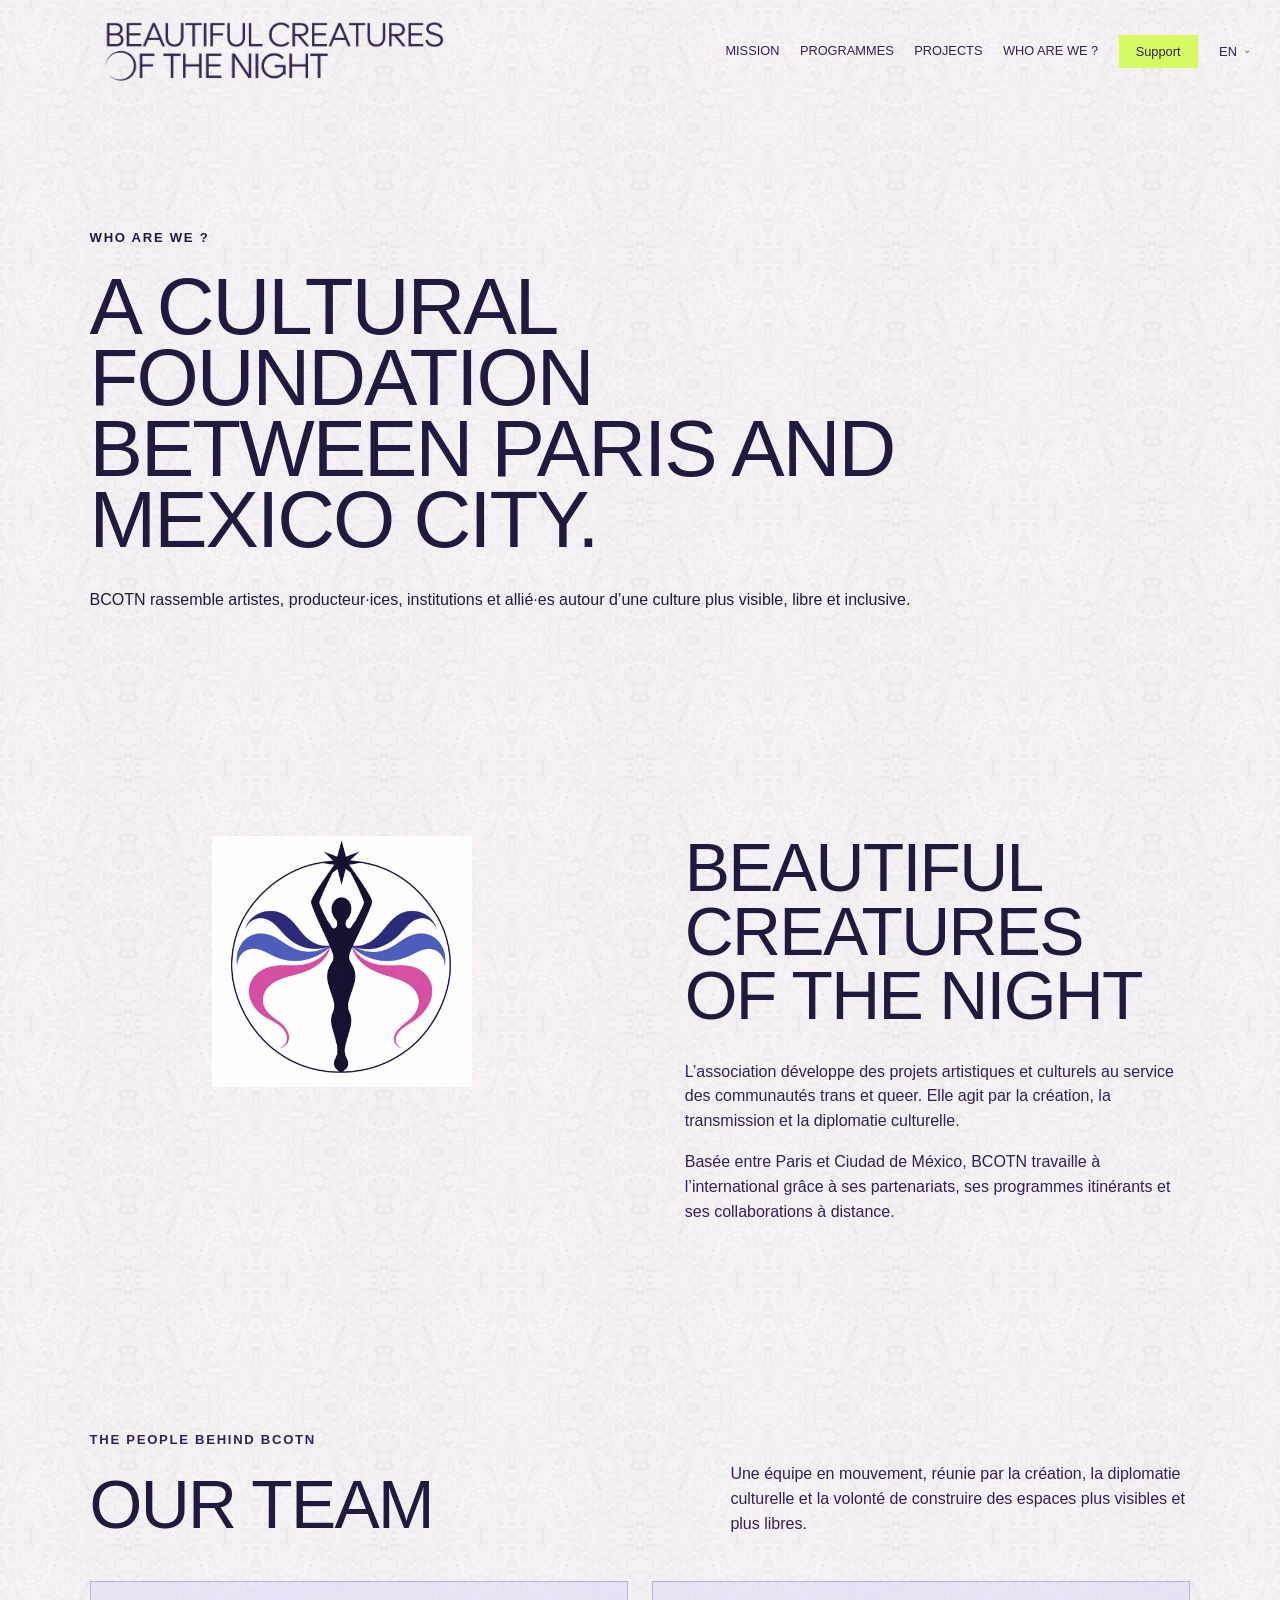
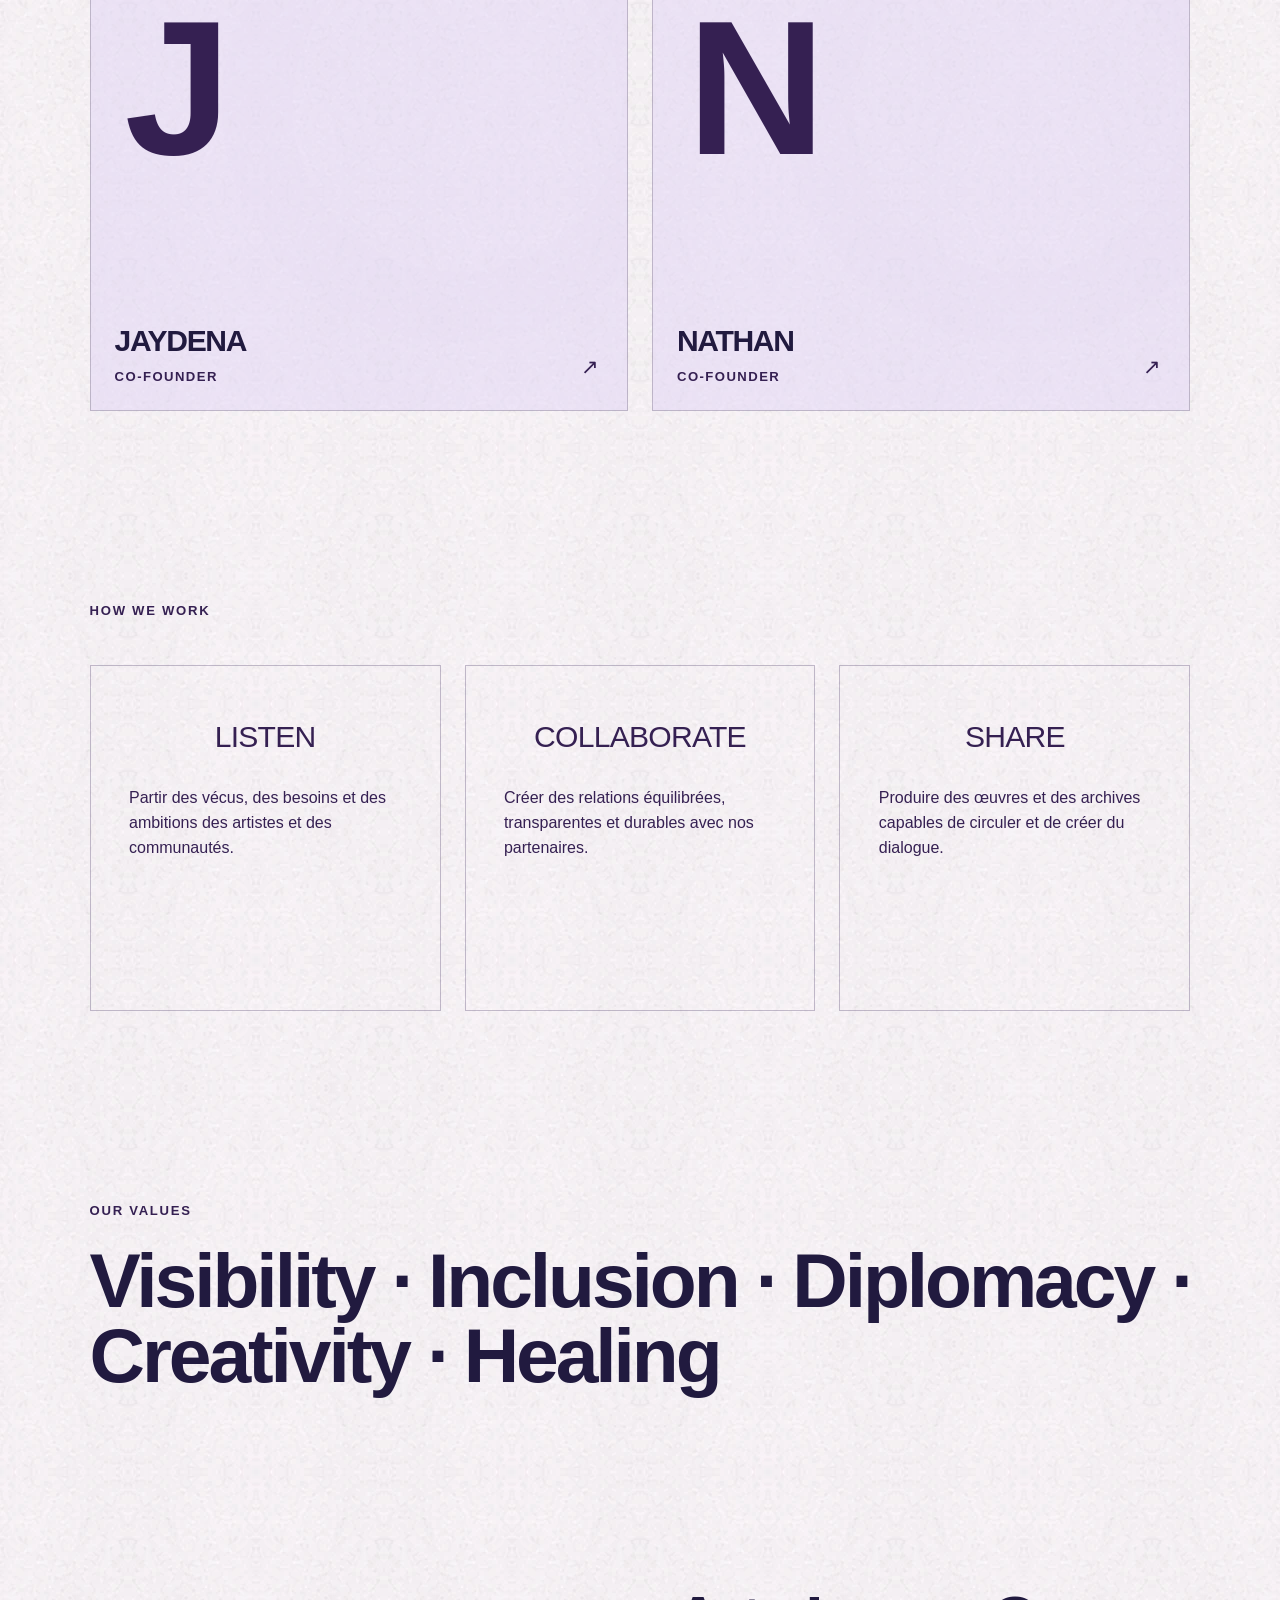
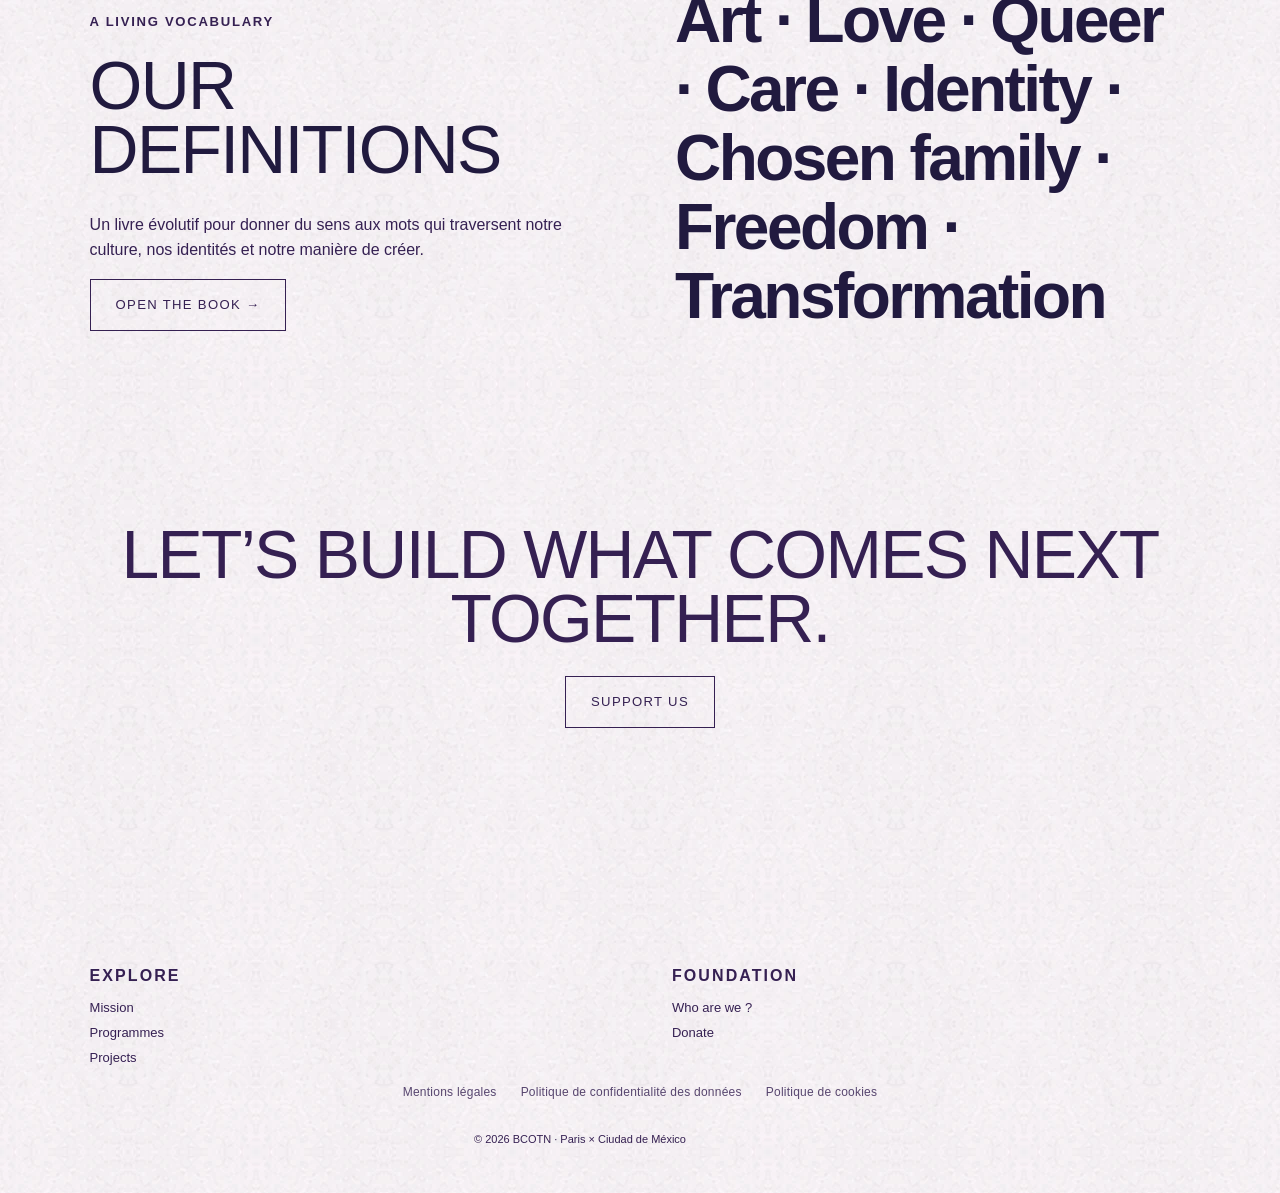
<file: association/index.html>
<!doctype html>
<html lang="fr">
  <head>
    <meta charset="utf-8" />
    <meta name="viewport" content="width=device-width,initial-scale=1" />
    <title>Qui nous sommes — BCOTN</title>
    <link
      rel="stylesheet"
      href="https://fonts.googleapis.com/css2?family=Fraunces:opsz,wght@9..144,400;9..144,500&family=Manrope:wght@400;600;700;800&display=swap"
    />
    <link rel="stylesheet" href="/style-v3.css" />
    <link rel="stylesheet" href="/header-v4.css" />
    <link rel="stylesheet" href="/layout-v7.css" />
    <link rel="stylesheet" href="/team-v8.css" />
    <link rel="stylesheet" href="/experience-v9.css" />
    <link rel="stylesheet" href="/mobile-menu-v10.css" />
    <link rel="stylesheet" href="/mobile-fit-v11.css?v=27" />
    <link rel="stylesheet" href="/typography-v16.css" />
    <link rel="stylesheet" href="/nav-layout-v19.css?v=27" />
    <link rel="stylesheet" href="/layout-motion-v22.css" />
  <link rel="stylesheet" href="/type-system-v28.css?v=28" /><link rel="stylesheet" href="/responsive-header-v30.css?v=30" /><link rel="stylesheet" href="/institutional-header-v33.css?v=33" /><link rel="stylesheet" href="/final-header-v34.css?v=34" /><link rel="stylesheet" href="/identity-v36.css?v=36" /><link rel="stylesheet" href="/pastel-direction-v37.css?v=83" /><link rel="stylesheet" href="/simple-type-v39.css?v=44" />  <link rel="stylesheet" href="/premium-system-v84.css?v=88" />
  <link rel="stylesheet" href="/bcotn-final-unity-v89.css?v=101" />  <link rel="stylesheet" href="/bcotn-shared-reference-v111.css?v=124" />
  <link rel="stylesheet" href="/bcotn-header-wordmark-v129.css"></head>
  <body class="page-association">
    <header class="site-header">
      <div class="header-shell">
        <div class="header-top">
          <div class="header-actions">
            <a class="donate header-support" href="/soutenir/">Soutenir</a>
            <div class="language-mount"></div>
          </div>
        </div>
        <div class="header-identity">
          <button class="menu-button" type="button" aria-label="Ouvrir le menu" aria-controls="mobile-menu" aria-expanded="false"><span></span><span></span><span></span></button>
          <a class="brand" href="/" aria-label="Beautiful Creatures Of The Night"><img src="/bcotn-official-logo-v41.png?v=41" alt="Beautiful Creatures Of The Night"></a>
        </div>
        <nav class="links" aria-label="Navigation principale">
          <a href="/mission/">Mission</a>
          <a href="/programmes/">Programmes</a>
          <a href="/projects/">Projets</a>
          <a href="/association/">Qui nous sommes</a>
          <a class="support-nav" href="/soutenir/">Support</a>
        </nav>
      </div>
    </header>
    <nav class="mobile-panel" id="mobile-menu" aria-label="Navigation mobile">
      <a href="/mission/">Mission</a>
      <a href="/programmes/">Programmes</a>
      <a href="/projects/">Projets</a>
      <a href="/association/">Qui nous sommes</a>
      <a class="mobile-support" href="/soutenir/">Soutenir</a>
    </nav>
    <main>
      <section class="page-hero association-hero">
        <div class="hero-inner">
          <div class="kicker">Qui nous sommes</div>
          <h1>Une association culturelle entre Paris et Ciudad de México.</h1>
          <p>
            BCOTN rassemble artistes, producteur·ices, institutions et allié·es
            autour d’une culture plus visible, libre et inclusive.
          </p>
        </div>
      </section>
      <section class="section">
        <div class="wrap split">
          <div>
            <img class="seal" src="/fairy.webp" alt="Emblème fée BCOTN" />
          </div>
          <div>
            <h2 class="section-title">Beautiful Creatures Of The Night</h2>
            <div class="body-copy">
              <p>
                L’association développe des projets artistiques et culturels au
                service des communautés trans et queer. Elle agit par la
                création, la transmission et la diplomatie culturelle.
              </p>
              <p>
                Basée entre Paris et Ciudad de México, BCOTN travaille à
                l’international grâce à ses partenariats, ses programmes
                itinérants et ses collaborations à distance.
              </p>
            </div>
          </div>
        </div>
      </section>
      <section class="section team-section">
        <div class="wrap">
          <div class="team-intro">
            <div>
              <div class="kicker">Les personnes derrière BCOTN</div>
              <h2 class="section-title">Notre équipe</h2>
            </div>
            <p>
              Une équipe en mouvement, réunie par la création, la diplomatie
              culturelle et la volonté de construire des espaces plus visibles
              et plus libres.
            </p>
          </div>
          <div class="team-grid">
            <a
              class="team-card-link"
              href="/team/jaydena/"
              aria-label="Découvrir le profil de Jaydena"
            >
              <article class="team-card">
                <div class="team-photo-placeholder" aria-hidden="true"></div>
                <div class="team-monogram" aria-hidden="true">J</div>
                <h3>Jaydena</h3>
                <div class="team-role">Cofondatrice</div>
                <span class="team-open" aria-hidden="true">↗</span>
              </article>
            </a>
            <a
              class="team-card-link"
              href="/team/nathan/"
              aria-label="Découvrir le profil de Nathan"
            >
              <article class="team-card">
                <div class="team-photo-placeholder" aria-hidden="true"></div>
                <div class="team-monogram" aria-hidden="true">N</div>
                <h3>Nathan</h3>
                <div class="team-role">Cofondateur</div>
                <span class="team-open" aria-hidden="true">↗</span>
              </article>
            </a>
          </div>
        </div>
      </section>
      <section class="section alt">
        <div class="wrap">
          <div class="kicker">Notre manière de travailler</div>
          <div class="grid">
            <article class="card">
              <h3>Écouter</h3>
              <p>
                Partir des vécus, des besoins et des ambitions des artistes et
                des communautés.
              </p>
            </article>
            <article class="card">
              <h3>Collaborer</h3>
              <p>
                Créer des relations équilibrées, transparentes et durables avec
                nos partenaires.
              </p>
            </article>
            <article class="card">
              <h3>Transmettre</h3>
              <p>
                Produire des œuvres et des archives capables de circuler et de
                créer du dialogue.
              </p>
            </article>
          </div>
        </div>
      </section>
      <section class="section pink">
        <div class="wrap">
          <div class="kicker">Nos valeurs</div>
          <div class="values">
            Visibilité · Inclusion · Diplomatie · Créativité · Guérison
          </div>
        </div>
      </section>
      <section class="section definitions-teaser">
        <div class="wrap definitions-teaser-grid">
          <div>
            <div class="kicker">Un vocabulaire vivant</div>
            <h2 class="section-title">Our Definitions</h2>
            <p class="body-copy">
              Un livre évolutif pour donner du sens aux mots qui traversent
              notre culture, nos identités et notre manière de créer.
            </p>
            <a class="button" href="/definitions/">Ouvrir le livre →</a>
          </div>
          <div class="definitions-words">
            Art · Love · Queer · Care · Identity · Chosen family · Freedom ·
            Transformation
          </div>
        </div>
      </section>
      <section class="cta">
        <h2>Construisons la suite ensemble.</h2>
        <a class="button" href="/soutenir/">Nous soutenir</a>
      </section>
    </main>
    <footer class="footer">
      <div class="footer-grid">
        
        <div>
          <h3>Explorer</h3>
          <a href="/mission/">Mission</a>
          <a href="/programmes/">Programmes</a>
          <a href="/projects/">Projets</a>
        </div>
        <div>
          <h3>Association</h3>
          <a href="/association/">Qui nous sommes</a>
          <a href="/soutenir/">Faire un don</a>
        </div>
      </div>
      
      
      
    
      <div class="footer-legal-links">
        <a href="/legal/mentions-legales/">Mentions légales</a>
        <a href="/legal/confidentialite/">Politique de confidentialité des données</a>
        <a href="/legal/cookies/">Politique de cookies</a>
      </div>
      <div class="legal">© 2026 BCOTN · Paris × Ciudad de México</div></footer>
    <script src="/script.js?v=121"></script>
  </body>
</html>
</file>
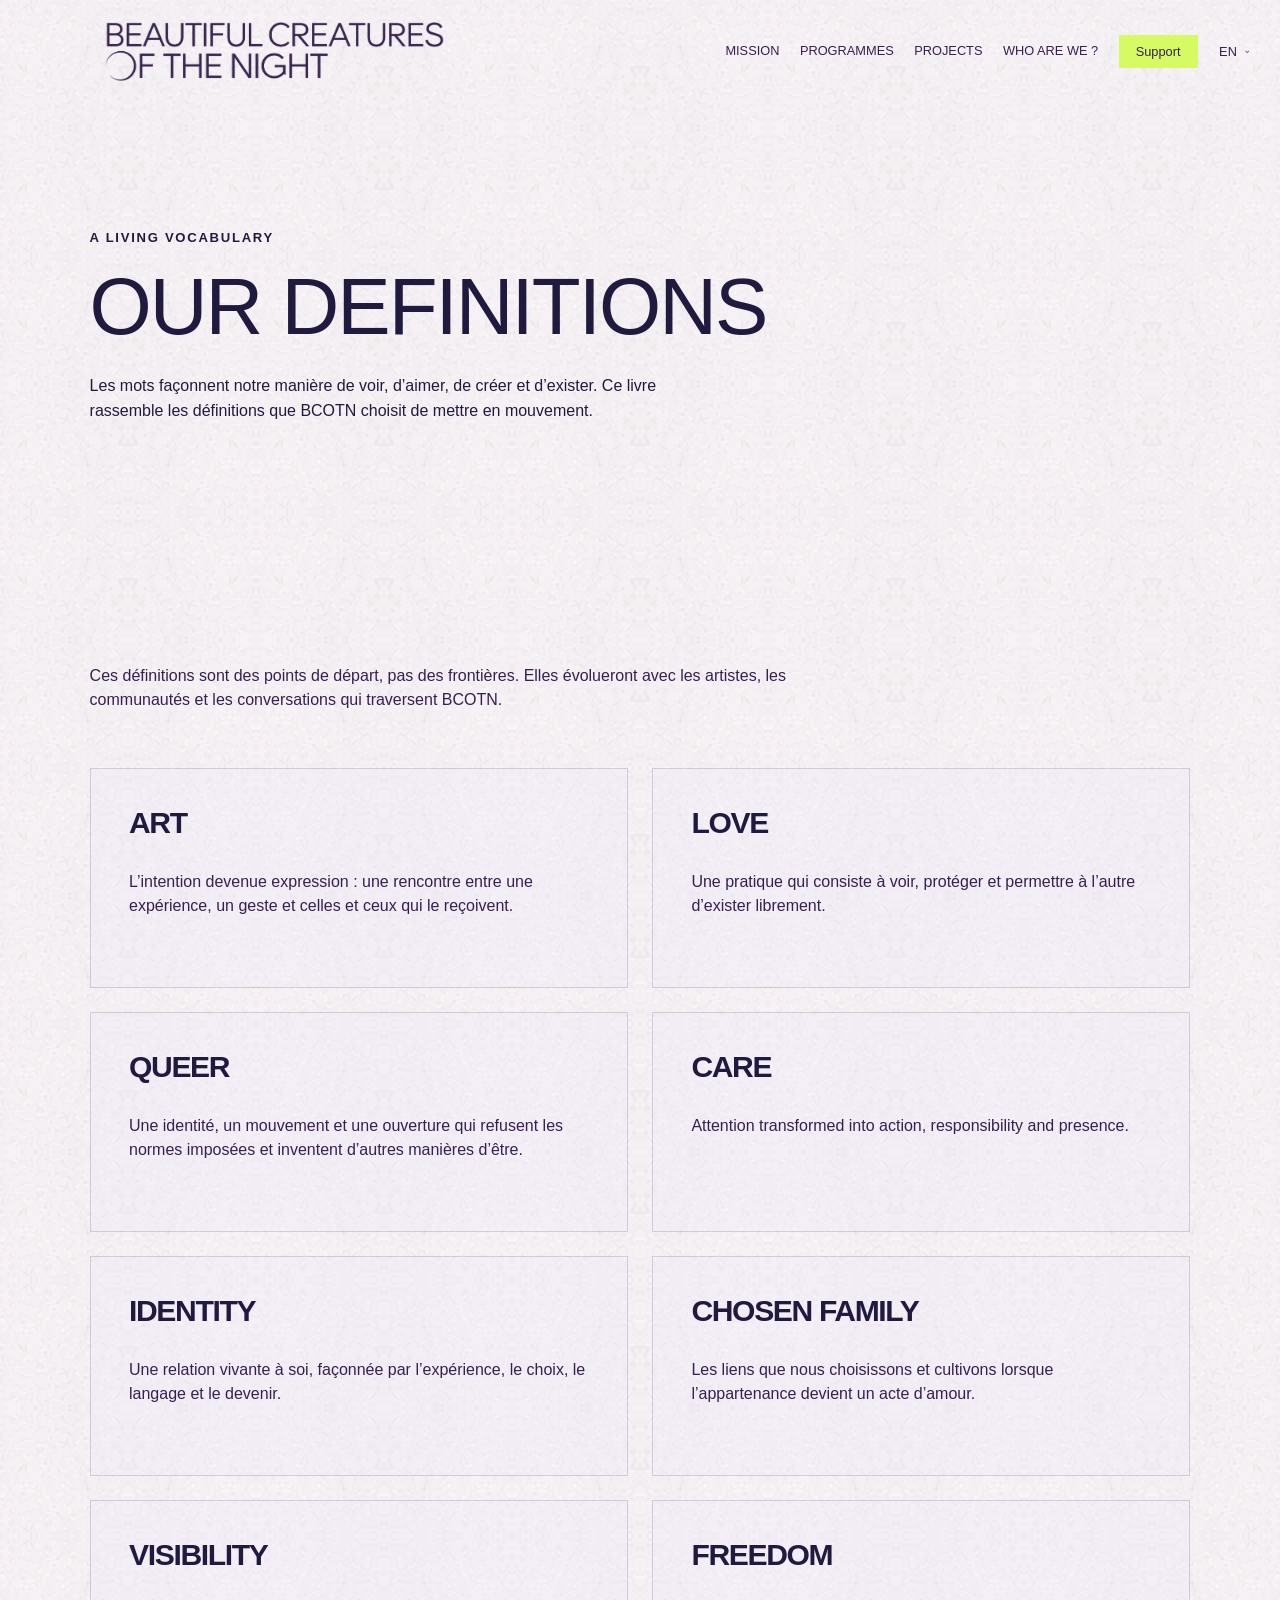
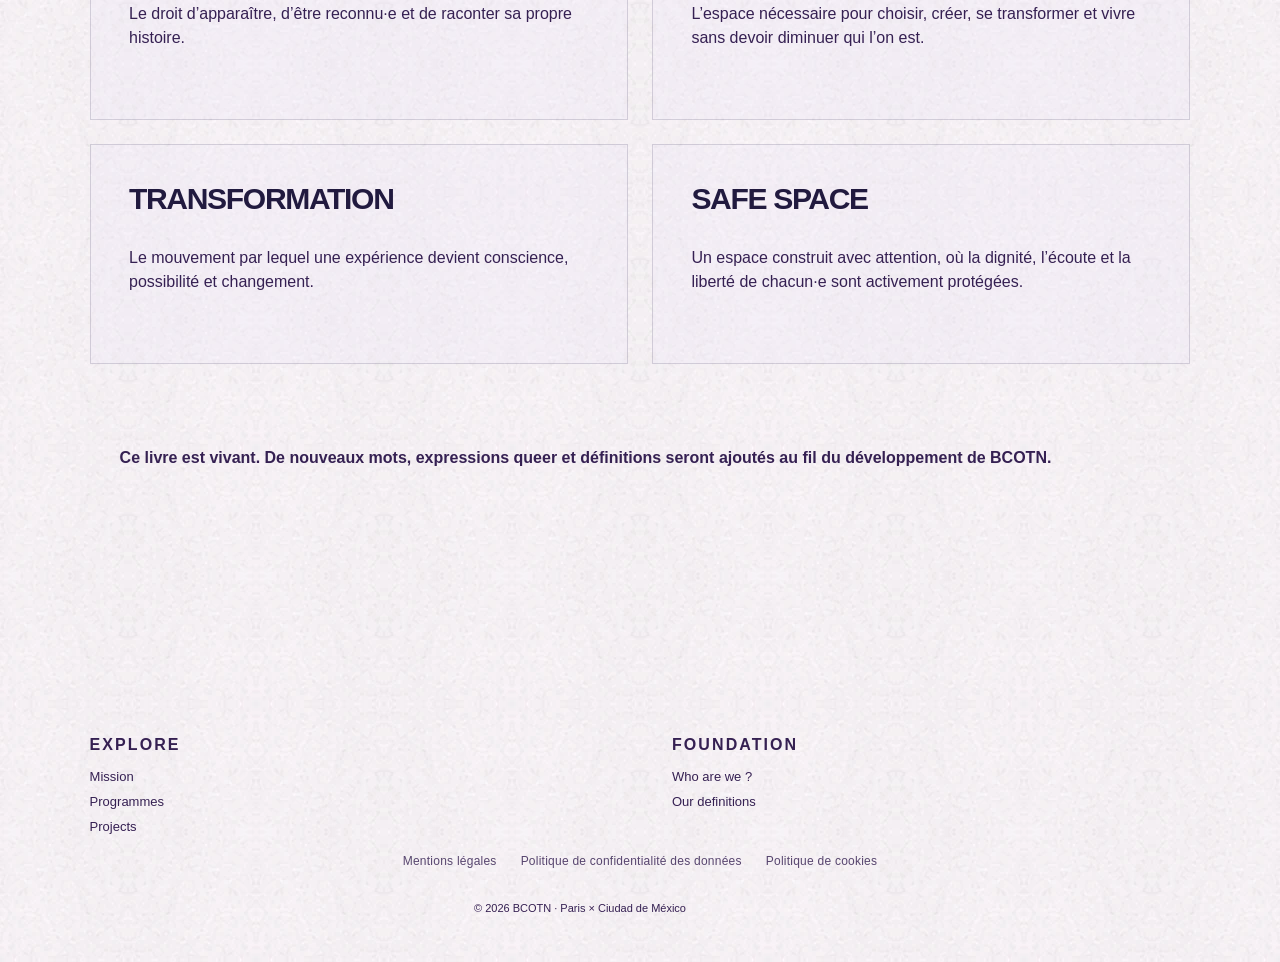
<file: definitions/index.html>
<!doctype html>
<html lang="fr">
  <head>
    <meta charset="utf-8" />
    <meta name="viewport" content="width=device-width,initial-scale=1" />
    <title>Our Definitions — BCOTN</title>
    <link
      rel="stylesheet"
      href="https://fonts.googleapis.com/css2?family=Fraunces:opsz,wght@9..144,400;9..144,500&family=Manrope:wght@400;600;700;800&display=swap"
    />
    <link rel="stylesheet" href="/style-v3.css" />
    <link rel="stylesheet" href="/header-v4.css" />
    <link rel="stylesheet" href="/experience-v9.css" />
    <link rel="stylesheet" href="/mobile-menu-v10.css" />
    <link rel="stylesheet" href="/mobile-fit-v11.css?v=27" />
    <link rel="stylesheet" href="/typography-v16.css" />
    <link rel="stylesheet" href="/nav-layout-v19.css?v=27" />
  <link rel="stylesheet" href="/type-system-v28.css?v=28" /><link rel="stylesheet" href="/responsive-header-v30.css?v=30" /><link rel="stylesheet" href="/institutional-header-v33.css?v=33" /><link rel="stylesheet" href="/final-header-v34.css?v=34" /><link rel="stylesheet" href="/identity-v36.css?v=36" /><link rel="stylesheet" href="/pastel-direction-v37.css?v=83" /><link rel="stylesheet" href="/simple-type-v39.css?v=44" />  <link rel="stylesheet" href="/premium-system-v84.css?v=88" />
  <link rel="stylesheet" href="/bcotn-final-unity-v89.css?v=101" />  <link rel="stylesheet" href="/bcotn-shared-reference-v111.css?v=124" />
  <link rel="stylesheet" href="/bcotn-header-wordmark-v129.css"></head>
  <body>
    <header class="site-header">
      <div class="header-shell">
        <div class="header-top">
          <div class="header-actions">
            <a class="donate header-support" href="/soutenir/">Soutenir</a>
            <div class="language-mount"></div>
          </div>
        </div>
        <div class="header-identity">
          <button class="menu-button" type="button" aria-label="Ouvrir le menu" aria-controls="mobile-menu" aria-expanded="false"><span></span><span></span><span></span></button>
          <a class="brand" href="/" aria-label="Beautiful Creatures Of The Night"><img src="/bcotn-official-logo-v41.png?v=41" alt="Beautiful Creatures Of The Night"></a>
        </div>
        <nav class="links" aria-label="Navigation principale">
          <a href="/mission/">Mission</a>
          <a href="/programmes/">Programmes</a>
          <a href="/projects/">Projets</a>
          <a href="/association/">Qui nous sommes</a>
          <a class="support-nav" href="/soutenir/">Support</a>
        </nav>
      </div>
    </header>
    <nav class="mobile-panel" id="mobile-menu" aria-label="Navigation mobile">
      <a href="/mission/">Mission</a>
      <a href="/programmes/">Programmes</a>
      <a href="/projects/">Projets</a>
      <a href="/association/">Qui nous sommes</a>
      <a class="mobile-support" href="/soutenir/">Soutenir</a>
    </nav>
    <main>
      <section class="page-hero">
        <div class="hero-inner">
          <div class="kicker">Un vocabulaire vivant</div>
          <h1>Our Definitions</h1>
          <p>
            Les mots façonnent notre manière de voir, d’aimer, de créer et
            d’exister. Ce livre rassemble les définitions que BCOTN choisit de
            mettre en mouvement.
          </p>
        </div>
      </section>
      <section class="section definition-book">
        <div class="wrap">
          <p class="definition-intro">
            Ces définitions sont des points de départ, pas des frontières. Elles
            évolueront avec les artistes, les communautés et les conversations
            qui traversent BCOTN.
          </p>
          <div class="definition-grid">
            <article class="definition-entry">
              <h2>Art</h2>
              <p>
                L’intention devenue expression : une rencontre entre une
                expérience, un geste et celles et ceux qui le reçoivent.
              </p>
            </article>
            <article class="definition-entry">
              <h2>Love</h2>
              <p>
                Une pratique qui consiste à voir, protéger et permettre à
                l’autre d’exister librement.
              </p>
            </article>
            <article class="definition-entry">
              <h2>Queer</h2>
              <p>
                Une identité, un mouvement et une ouverture qui refusent les
                normes imposées et inventent d’autres manières d’être.
              </p>
            </article>
            <article class="definition-entry">
              <h2>Care</h2>
              <p>
                L’attention transformée en action, responsabilité et présence.
              </p>
            </article>
            <article class="definition-entry">
              <h2>Identity</h2>
              <p>
                Une relation vivante à soi, façonnée par l’expérience, le choix,
                le langage et le devenir.
              </p>
            </article>
            <article class="definition-entry">
              <h2>Chosen family</h2>
              <p>
                Les liens que nous choisissons et cultivons lorsque
                l’appartenance devient un acte d’amour.
              </p>
            </article>
            <article class="definition-entry">
              <h2>Visibility</h2>
              <p>
                Le droit d’apparaître, d’être reconnu·e et de raconter sa propre
                histoire.
              </p>
            </article>
            <article class="definition-entry">
              <h2>Freedom</h2>
              <p>
                L’espace nécessaire pour choisir, créer, se transformer et vivre
                sans devoir diminuer qui l’on est.
              </p>
            </article>
            <article class="definition-entry">
              <h2>Transformation</h2>
              <p>
                Le mouvement par lequel une expérience devient conscience,
                possibilité et changement.
              </p>
            </article>
            <article class="definition-entry">
              <h2>Safe space</h2>
              <p>
                Un espace construit avec attention, où la dignité, l’écoute et
                la liberté de chacun·e sont activement protégées.
              </p>
            </article>
          </div>
          <div class="living-note">
            Ce livre est vivant. De nouveaux mots, expressions queer et
            définitions seront ajoutés au fil du développement de BCOTN.
          </div>
        </div>
      </section>
    </main>
    <footer class="footer">
      <div class="footer-grid">
        
        <div>
          <h3>Explorer</h3>
          <a href="/mission/">Mission</a><a href="/programmes/">Programmes</a
          ><a href="/projects/">Projets</a>
        </div>
        <div>
          <h3>Association</h3>
          <a href="/association/">Qui nous sommes</a
          ><a href="/definitions/">Nos définitions</a>
        </div>
      </div>
      
      
      
    
      <div class="footer-legal-links">
        <a href="/legal/mentions-legales/">Mentions légales</a>
        <a href="/legal/confidentialite/">Politique de confidentialité des données</a>
        <a href="/legal/cookies/">Politique de cookies</a>
      </div>
      <div class="legal">© 2026 BCOTN · Paris × Ciudad de México</div></footer>
    <script src="/script.js?v=121"></script>
  </body>
</html>
</file>
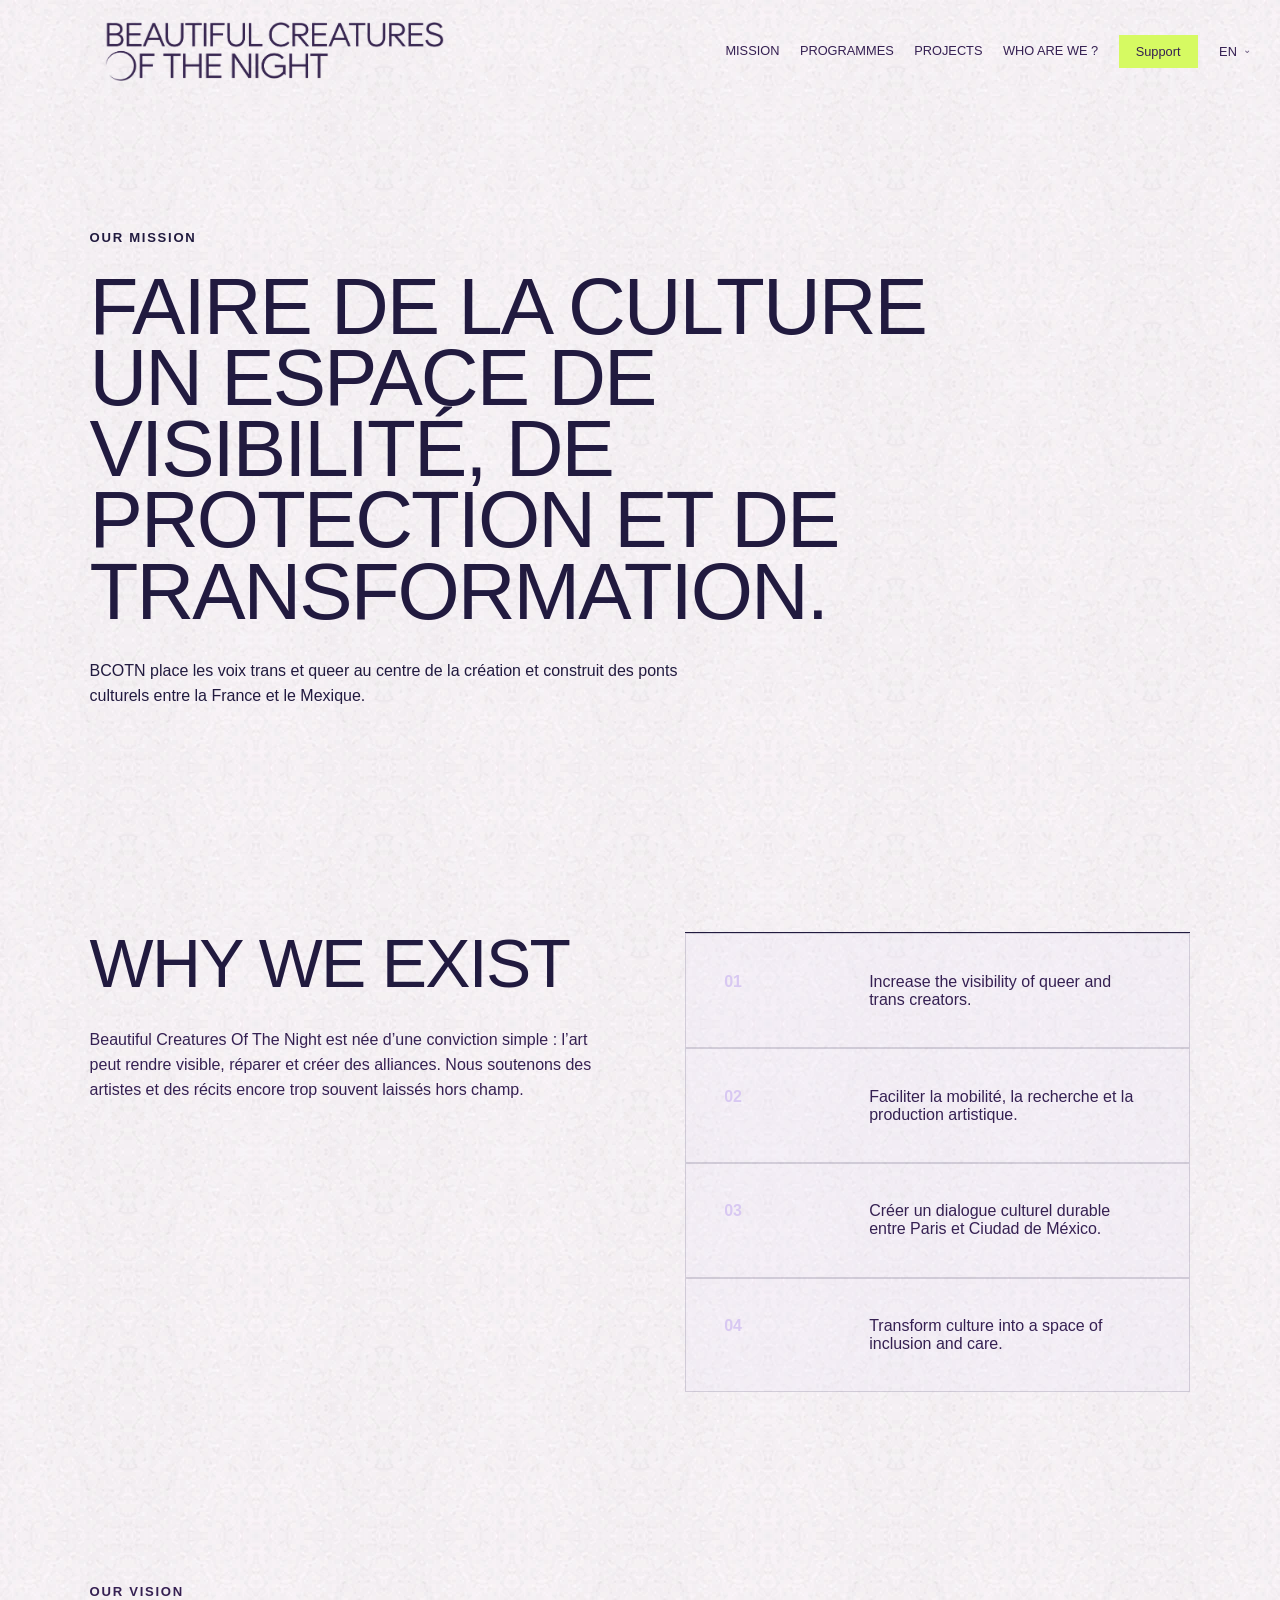
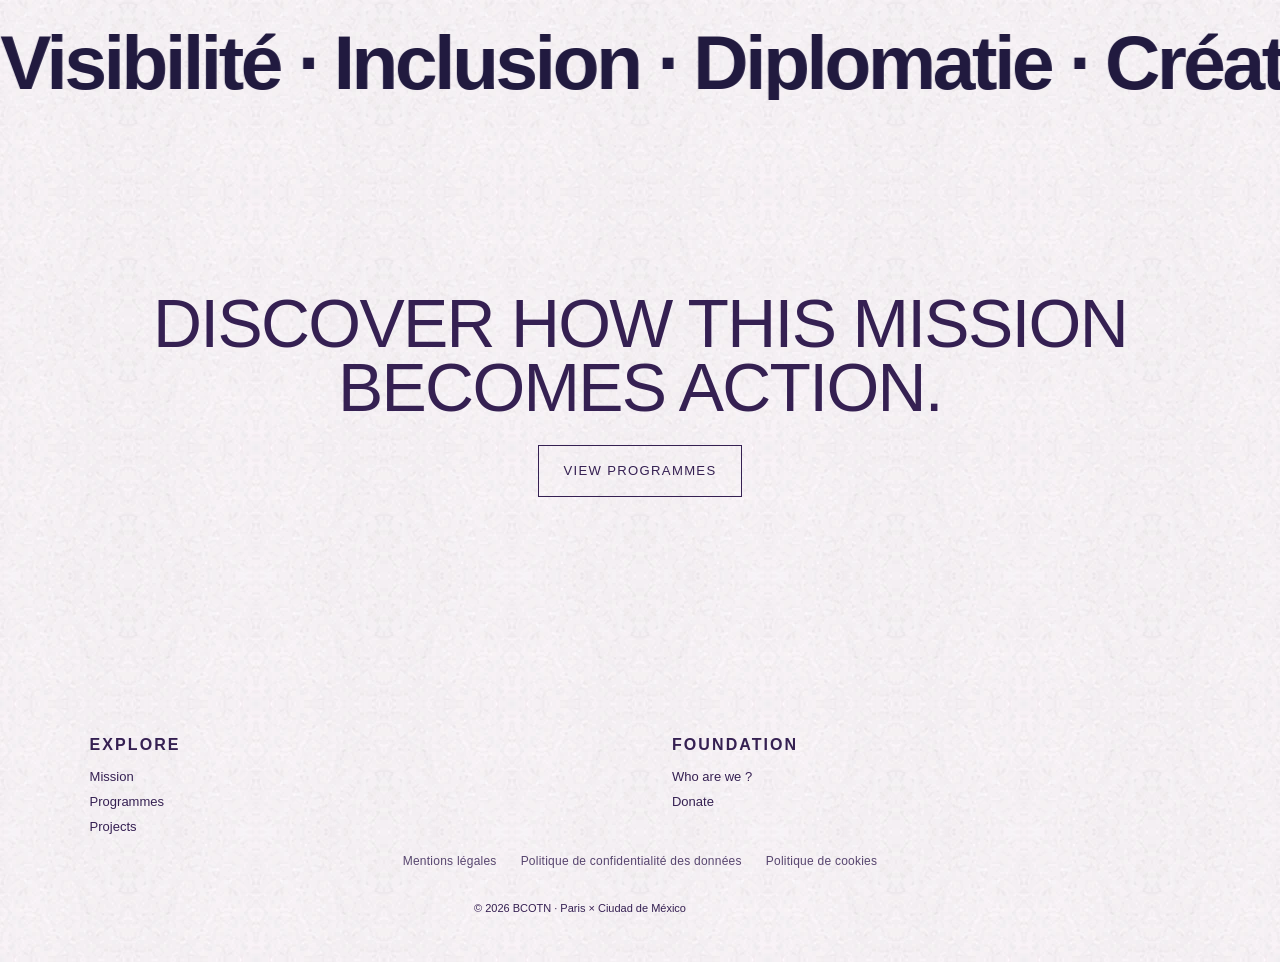
<file: mission/index.html>
<!doctype html>
<html lang="fr">
  <head>
    <meta charset="utf-8" />
    <meta name="viewport" content="width=device-width,initial-scale=1" />
    <title>Mission — BCOTN</title>
    <link
      rel="stylesheet"
      href="https://fonts.googleapis.com/css2?family=Fraunces:opsz,wght@9..144,400;9..144,500&family=Manrope:wght@400;600;700;800&display=swap"
    />
    <link rel="stylesheet" href="/style-v3.css" />
    <link rel="stylesheet" href="/header-v4.css" />
    <link rel="stylesheet" href="/mobile-menu-v10.css" />
    <link rel="stylesheet" href="/mobile-fit-v11.css?v=27" />
    <link rel="stylesheet" href="/typography-v16.css" />
    <link rel="stylesheet" href="/nav-layout-v19.css?v=27" />
    <link rel="stylesheet" href="/selected-serif-v21.css" />
    <link rel="stylesheet" href="/layout-motion-v22.css" />
  <link rel="stylesheet" href="/type-system-v28.css?v=28" /><link rel="stylesheet" href="/responsive-header-v30.css?v=30" /><link rel="stylesheet" href="/institutional-header-v33.css?v=33" /><link rel="stylesheet" href="/final-header-v34.css?v=34" /><link rel="stylesheet" href="/identity-v36.css?v=36" /><link rel="stylesheet" href="/pastel-direction-v37.css?v=83" /><link rel="stylesheet" href="/simple-type-v39.css?v=44" />  <link rel="stylesheet" href="/premium-system-v84.css?v=88" />
  <link rel="stylesheet" href="/bcotn-final-unity-v89.css?v=101" />  <link rel="stylesheet" href="/bcotn-shared-reference-v111.css?v=124" />
  <link rel="stylesheet" href="/bcotn-header-wordmark-v129.css"></head>
  <body class="page-mission">
    <header class="site-header">
      <div class="header-shell">
        <div class="header-top">
          <div class="header-actions">
            <a class="donate header-support" href="/soutenir/">Soutenir</a>
            <div class="language-mount"></div>
          </div>
        </div>
        <div class="header-identity">
          <button class="menu-button" type="button" aria-label="Ouvrir le menu" aria-controls="mobile-menu" aria-expanded="false"><span></span><span></span><span></span></button>
          <a class="brand" href="/" aria-label="Beautiful Creatures Of The Night"><img src="/bcotn-official-logo-v41.png?v=41" alt="Beautiful Creatures Of The Night"></a>
        </div>
        <nav class="links" aria-label="Navigation principale">
          <a href="/mission/">Mission</a>
          <a href="/programmes/">Programmes</a>
          <a href="/projects/">Projets</a>
          <a href="/association/">Qui nous sommes</a>
          <a class="support-nav" href="/soutenir/">Support</a>
        </nav>
      </div>
    </header>
    <nav class="mobile-panel" id="mobile-menu" aria-label="Navigation mobile">
      <a href="/mission/">Mission</a>
      <a href="/programmes/">Programmes</a>
      <a href="/projects/">Projets</a>
      <a href="/association/">Qui nous sommes</a>
      <a class="mobile-support" href="/soutenir/">Soutenir</a>
    </nav>
    <main>
      <section class="page-hero">
        <div class="hero-inner">
          <div class="kicker">Notre mission</div>
          <h1>
            Faire de la culture un espace de visibilité, de protection et de
            transformation.
          </h1>
          <p>
            BCOTN place les voix trans et queer au centre de la création et
            construit des ponts culturels entre la France et le Mexique.
          </p>
        </div>
      </section>
      <section class="section">
        <div class="wrap split">
          <div>
            <h2 class="section-title">Pourquoi nous existons</h2>
            <p class="body-copy">
              Beautiful Creatures Of The Night est née d’une conviction simple :
              l’art peut rendre visible, réparer et créer des alliances. Nous
              soutenons des artistes et des récits encore trop souvent laissés
              hors champ.
            </p>
          </div>
          <div class="facts">
            <div class="fact">
              <strong>01</strong
              ><span
                >Accroître la visibilité des créateur·ices queer et trans.</span
              >
            </div>
            <div class="fact">
              <strong>02</strong
              ><span
                >Faciliter la mobilité, la recherche et la production
                artistique.</span
              >
            </div>
            <div class="fact">
              <strong>03</strong
              ><span
                >Créer un dialogue culturel durable entre Paris et Ciudad de
                México.</span
              >
            </div>
            <div class="fact">
              <strong>04</strong
              ><span
                >Transformer la culture en espace d’inclusion et de soin.</span
              >
            </div>
          </div>
        </div>
      </section>
      <section class="section pink">
        <div class="wrap"><div class="kicker">Notre vision</div></div>
        <div class="values-marquee">
          <div class="values-track">
            <span
              >Visibilité · Inclusion · Diplomatie · Créativité · Guérison
              ·</span
            >
            <span aria-hidden="true"
              >Visibilité · Inclusion · Diplomatie · Créativité · Guérison
              ·</span
            >
          </div>
        </div>
      </section>
      <section class="cta">
        <h2>Découvrez comment cette mission devient action.</h2>
        <a class="button" href="/programmes/">Voir les programmes</a>
      </section>
    </main>
    <footer class="footer">
      <div class="footer-grid">
        
        <div>
          <h3>Explorer</h3>
          <a href="/mission/">Mission</a><a href="/programmes/">Programmes</a
          ><a href="/projects/">Projets</a>
        </div>
        <div>
          <h3>Association</h3>
          <a href="/association/">Qui nous sommes</a
          ><a href="/soutenir/">Faire un don</a>
        </div>
      </div>
      
      
      
    
      <div class="footer-legal-links">
        <a href="/legal/mentions-legales/">Mentions légales</a>
        <a href="/legal/confidentialite/">Politique de confidentialité des données</a>
        <a href="/legal/cookies/">Politique de cookies</a>
      </div>
      <div class="legal">© 2026 BCOTN · Paris × Ciudad de México</div></footer>
    <script src="/script.js?v=121"></script>
  </body>
</html>
</file>
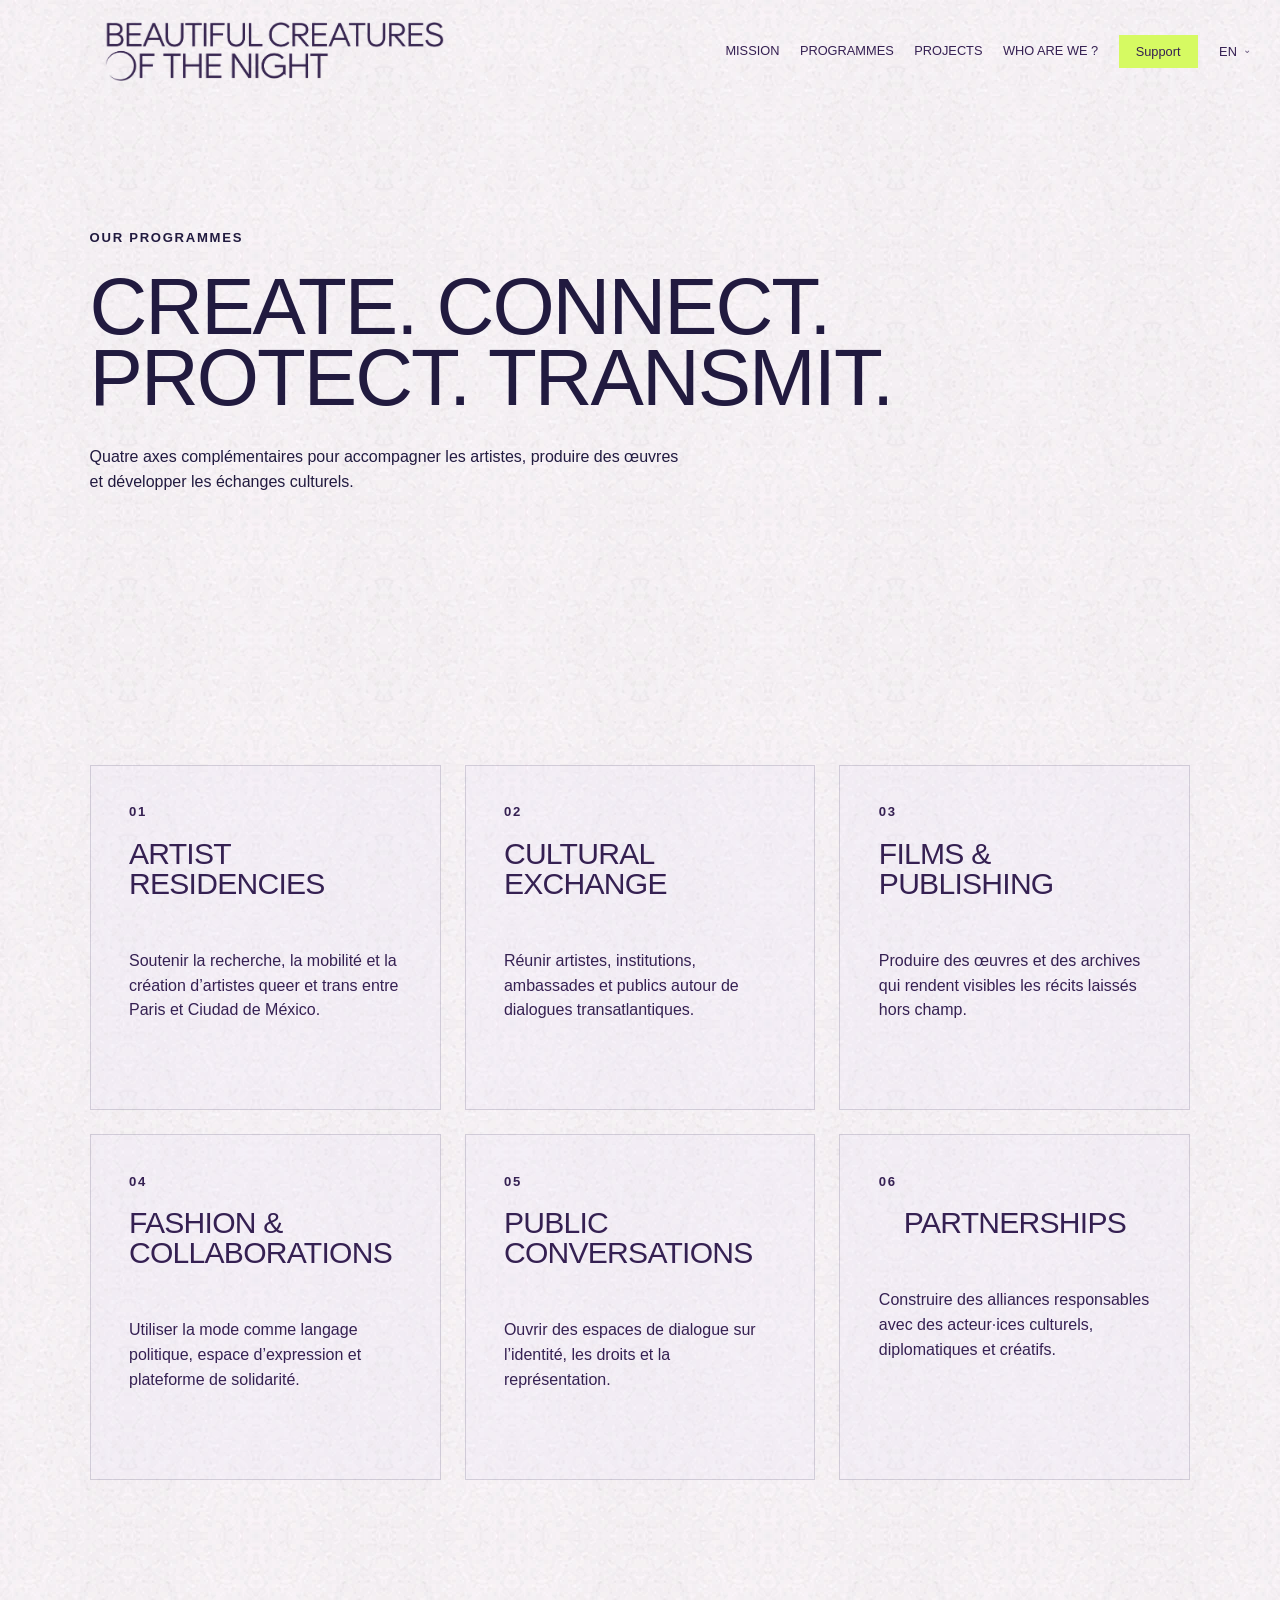
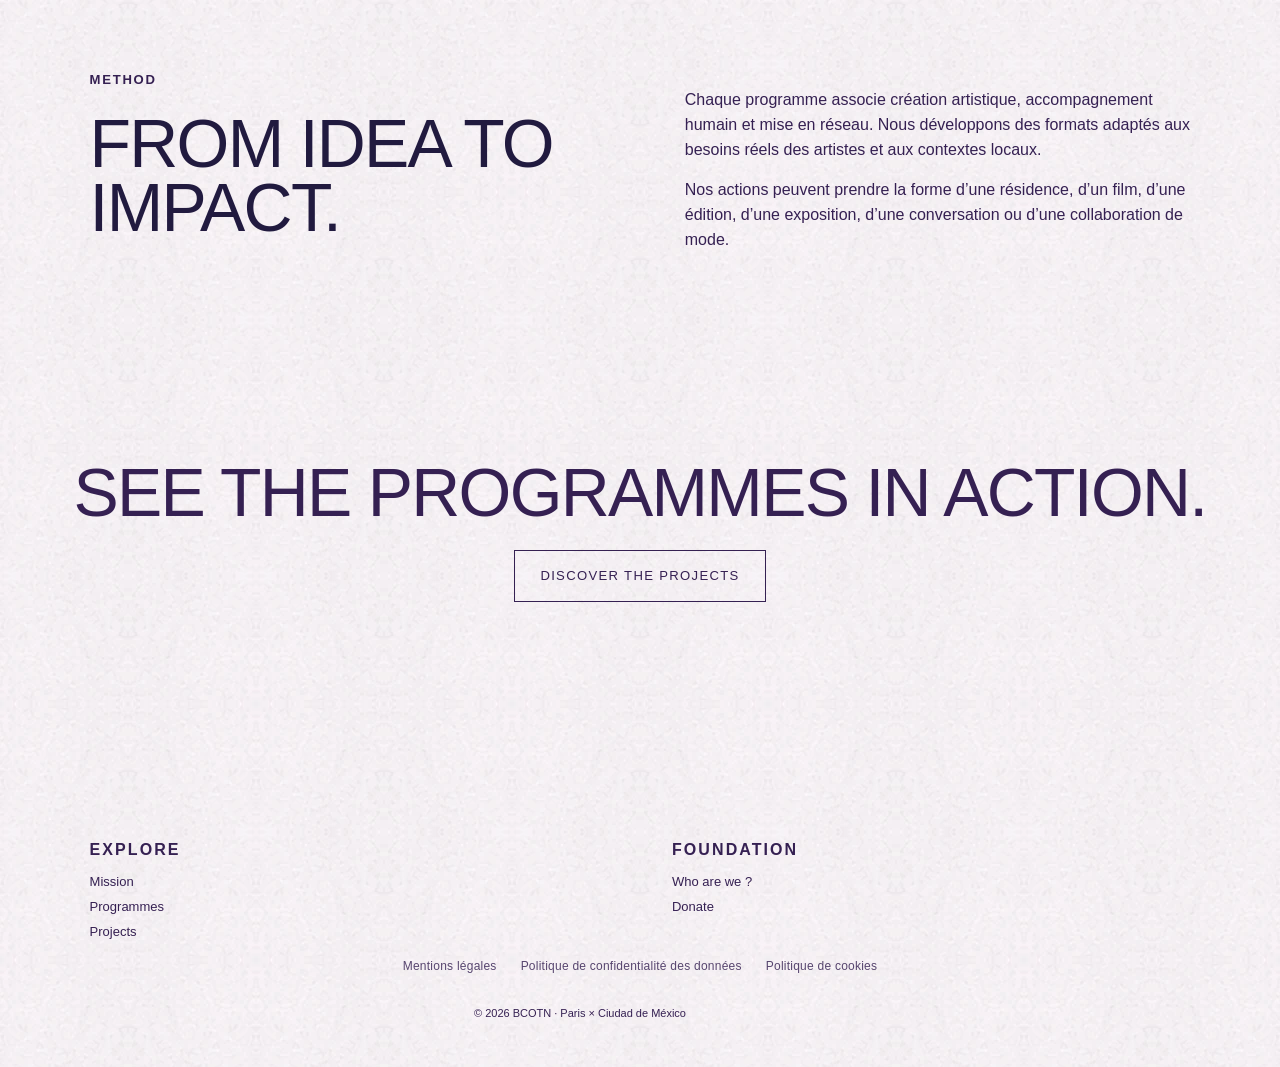
<file: programmes/index.html>
<!doctype html>
<html lang="fr">
  <head>
    <meta charset="utf-8" />
    <meta name="viewport" content="width=device-width,initial-scale=1" />
    <title>Programmes — BCOTN</title>
    <link
      rel="stylesheet"
      href="https://fonts.googleapis.com/css2?family=Fraunces:opsz,wght@9..144,400;9..144,500&family=Manrope:wght@400;600;700;800&display=swap"
    />
    <link rel="stylesheet" href="/style-v3.css" />
    <link rel="stylesheet" href="/header-v4.css" />
    <link rel="stylesheet" href="/mobile-menu-v10.css" />
    <link rel="stylesheet" href="/mobile-fit-v11.css?v=27" />
    <link rel="stylesheet" href="/typography-v16.css" />
    <link rel="stylesheet" href="/nav-layout-v19.css?v=27" />
    <link rel="stylesheet" href="/selected-serif-v21.css" />
  <link rel="stylesheet" href="/type-system-v28.css?v=28" /><link rel="stylesheet" href="/responsive-header-v30.css?v=30" /><link rel="stylesheet" href="/institutional-header-v33.css?v=33" /><link rel="stylesheet" href="/final-header-v34.css?v=34" /><link rel="stylesheet" href="/identity-v36.css?v=36" /><link rel="stylesheet" href="/pastel-direction-v37.css?v=83" /><link rel="stylesheet" href="/simple-type-v39.css?v=44" />  <link rel="stylesheet" href="/premium-system-v84.css?v=88" />
  <link rel="stylesheet" href="/bcotn-final-unity-v89.css?v=101" />  <link rel="stylesheet" href="/bcotn-shared-reference-v111.css?v=124" />
  <link rel="stylesheet" href="/bcotn-header-wordmark-v129.css"></head>
  <body class="page-programmes">
    <header class="site-header">
      <div class="header-shell">
        <div class="header-top">
          <div class="header-actions">
            <a class="donate header-support" href="/soutenir/">Soutenir</a>
            <div class="language-mount"></div>
          </div>
        </div>
        <div class="header-identity">
          <button class="menu-button" type="button" aria-label="Ouvrir le menu" aria-controls="mobile-menu" aria-expanded="false"><span></span><span></span><span></span></button>
          <a class="brand" href="/" aria-label="Beautiful Creatures Of The Night"><img src="/bcotn-official-logo-v41.png?v=41" alt="Beautiful Creatures Of The Night"></a>
        </div>
        <nav class="links" aria-label="Navigation principale">
          <a href="/mission/">Mission</a>
          <a href="/programmes/">Programmes</a>
          <a href="/projects/">Projets</a>
          <a href="/association/">Qui nous sommes</a>
          <a class="support-nav" href="/soutenir/">Support</a>
        </nav>
      </div>
    </header>
    <nav class="mobile-panel" id="mobile-menu" aria-label="Navigation mobile">
      <a href="/mission/">Mission</a>
      <a href="/programmes/">Programmes</a>
      <a href="/projects/">Projets</a>
      <a href="/association/">Qui nous sommes</a>
      <a class="mobile-support" href="/soutenir/">Soutenir</a>
    </nav>
    <main>
      <section class="page-hero">
        <div class="hero-inner">
          <div class="kicker">Nos programmes</div>
          <h1>Créer. Relier. Protéger. Transmettre.</h1>
          <p>
            Quatre axes complémentaires pour accompagner les artistes, produire
            des œuvres et développer les échanges culturels.
          </p>
        </div>
      </section>
      <section class="section night">
        <div class="wrap">
          <div class="grid">
            <article class="card">
              <span class="num">01</span>
              <h2>Résidences artistiques</h2>
              <p>
                Soutenir la recherche, la mobilité et la création d’artistes
                queer et trans entre Paris et Ciudad de México.
              </p>
            </article>
            <article class="card">
              <span class="num">02</span>
              <h2>Échanges culturels</h2>
              <p>
                Réunir artistes, institutions, ambassades et publics autour de
                dialogues transatlantiques.
              </p>
            </article>
            <article class="card">
              <span class="num">03</span>
              <h2>Films & éditions</h2>
              <p>
                Produire des œuvres et des archives qui rendent visibles les
                récits laissés hors champ.
              </p>
            </article>
            <article class="card">
              <span class="num">04</span>
              <h2>Mode & collaborations</h2>
              <p>
                Utiliser la mode comme langage politique, espace d’expression et
                plateforme de solidarité.
              </p>
            </article>
            <article class="card">
              <span class="num">05</span>
              <h2>Conversations publiques</h2>
              <p>
                Ouvrir des espaces de dialogue sur l’identité, les droits et la
                représentation.
              </p>
            </article>
            <article class="card">
              <span class="num">06</span>
              <h2>Partenariats</h2>
              <p>
                Construire des alliances responsables avec des acteur·ices
                culturels, diplomatiques et créatifs.
              </p>
            </article>
          </div>
        </div>
      </section>
      <section class="section">
        <div class="wrap split">
          <div>
            <div class="kicker">Méthode</div>
            <h2 class="section-title">De l’idée à l’impact.</h2>
          </div>
          <div class="body-copy">
            <p>
              Chaque programme associe création artistique, accompagnement
              humain et mise en réseau. Nous développons des formats adaptés aux
              besoins réels des artistes et aux contextes locaux.
            </p>
            <p>
              Nos actions peuvent prendre la forme d’une résidence, d’un film,
              d’une édition, d’une exposition, d’une conversation ou d’une
              collaboration de mode.
            </p>
          </div>
        </div>
      </section>
      <section class="cta">
        <h2>Voir les programmes en action.</h2>
        <a class="button" href="/projects/">Découvrir les projets</a>
      </section>
    </main>
    <footer class="footer">
      <div class="footer-grid">
        
        <div>
          <h3>Explorer</h3>
          <a href="/mission/">Mission</a><a href="/programmes/">Programmes</a
          ><a href="/projects/">Projets</a>
        </div>
        <div>
          <h3>Association</h3>
          <a href="/association/">Qui nous sommes</a
          ><a href="/soutenir/">Faire un don</a>
        </div>
      </div>
      
      
      
    
      <div class="footer-legal-links">
        <a href="/legal/mentions-legales/">Mentions légales</a>
        <a href="/legal/confidentialite/">Politique de confidentialité des données</a>
        <a href="/legal/cookies/">Politique de cookies</a>
      </div>
      <div class="legal">© 2026 BCOTN · Paris × Ciudad de México</div></footer>
    <script src="/script.js?v=121"></script>
  </body>
</html>
</file>
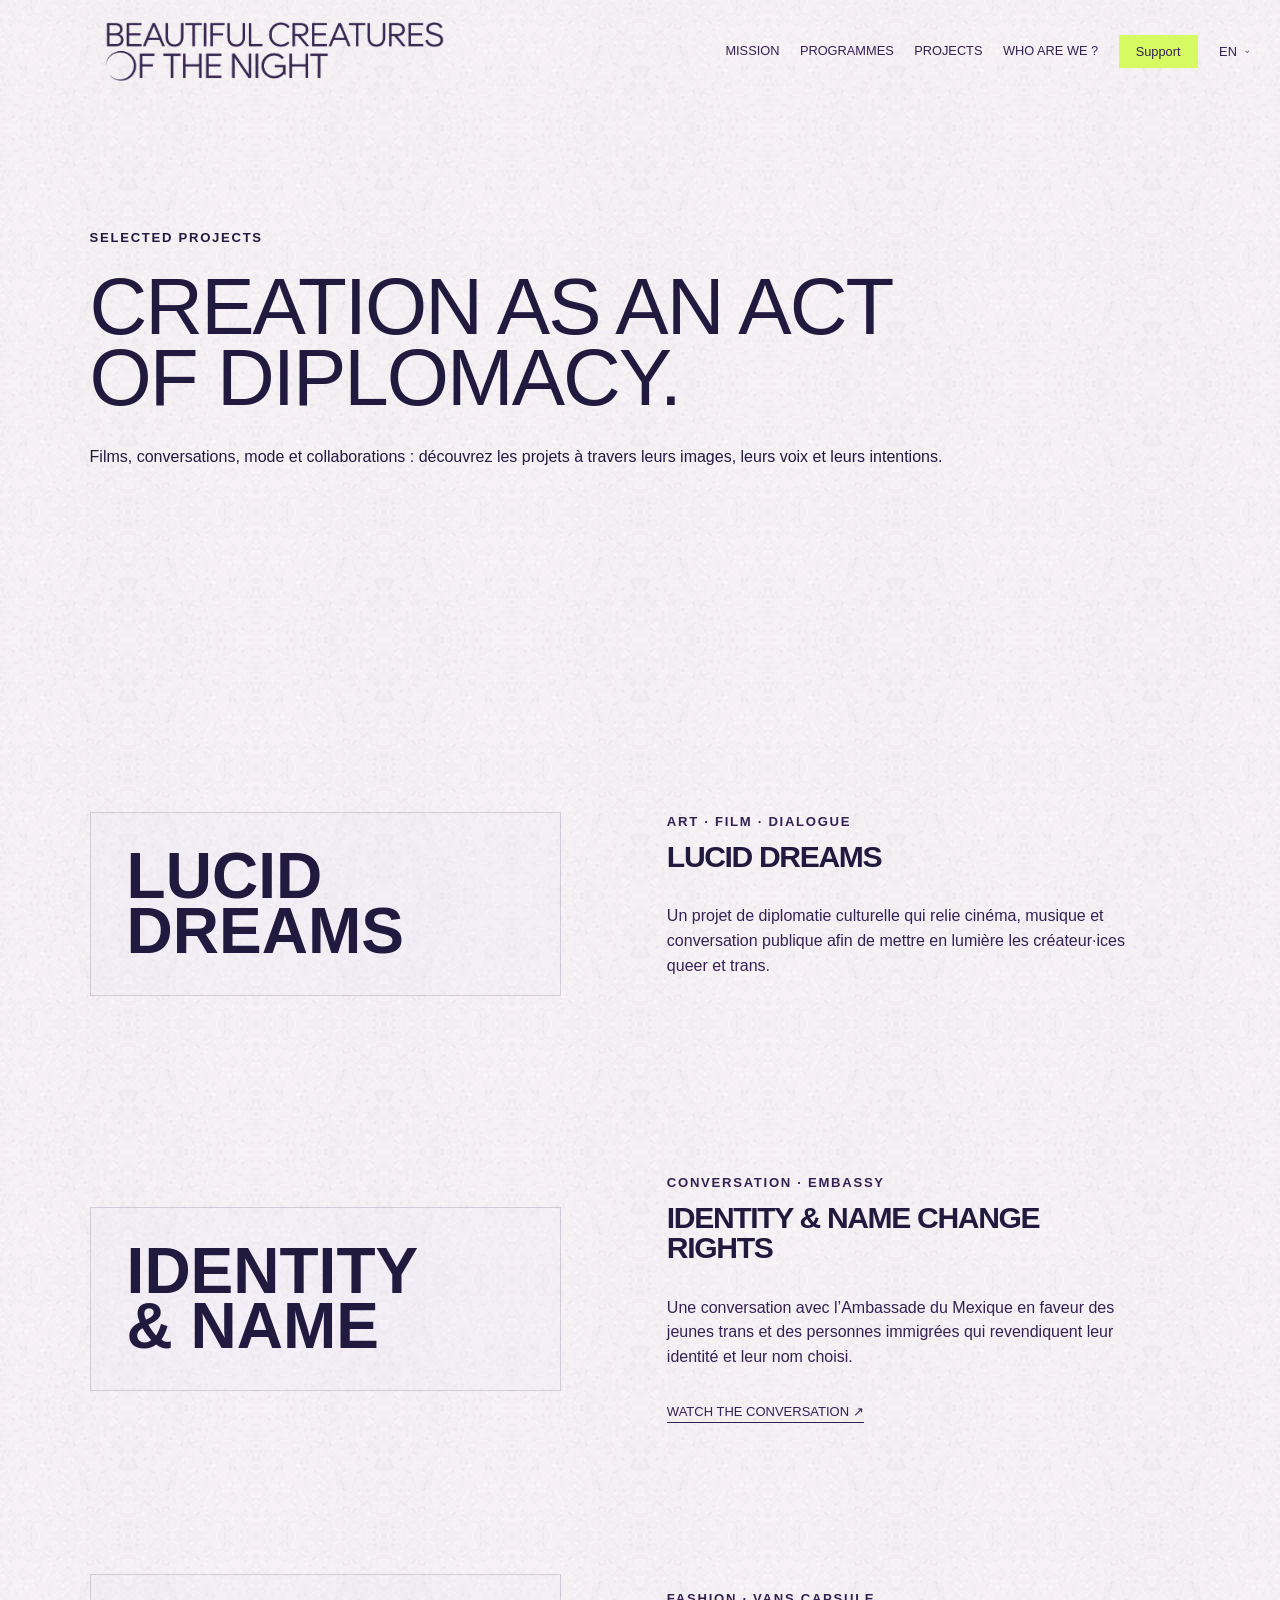
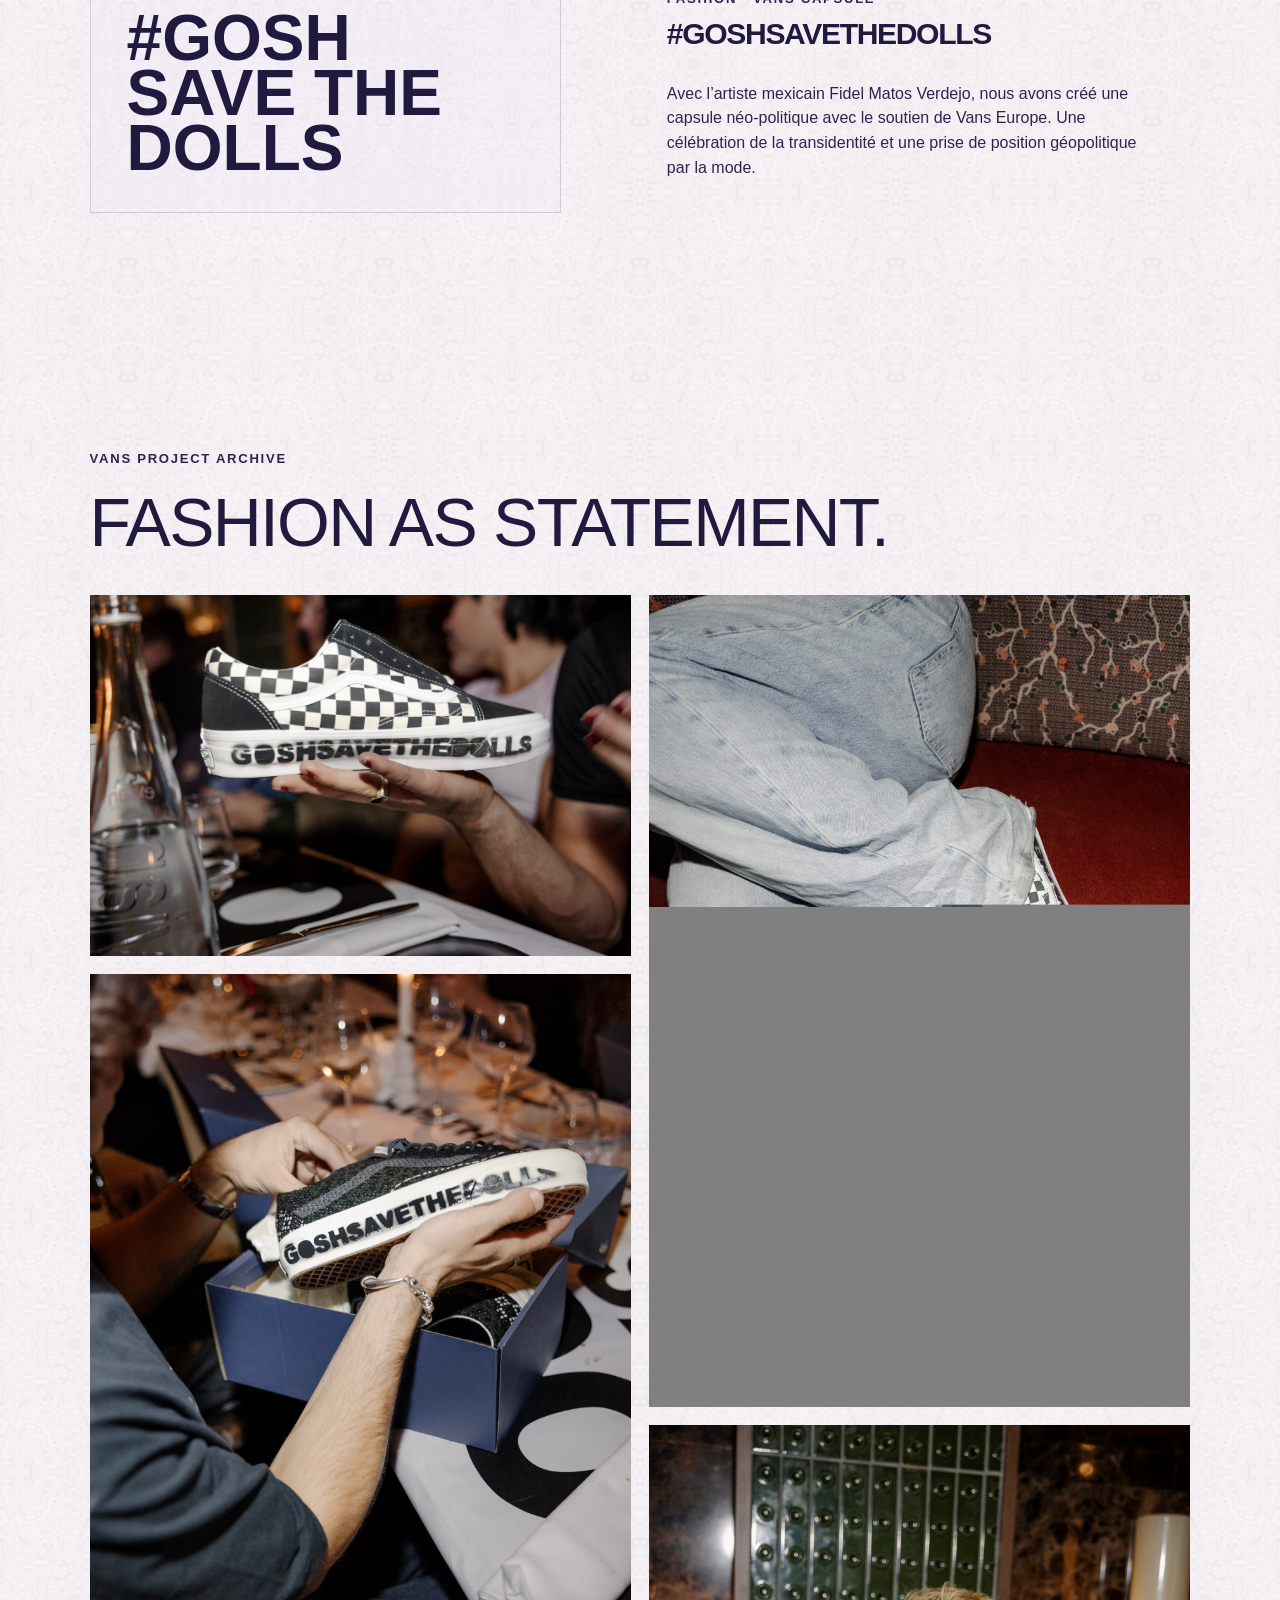
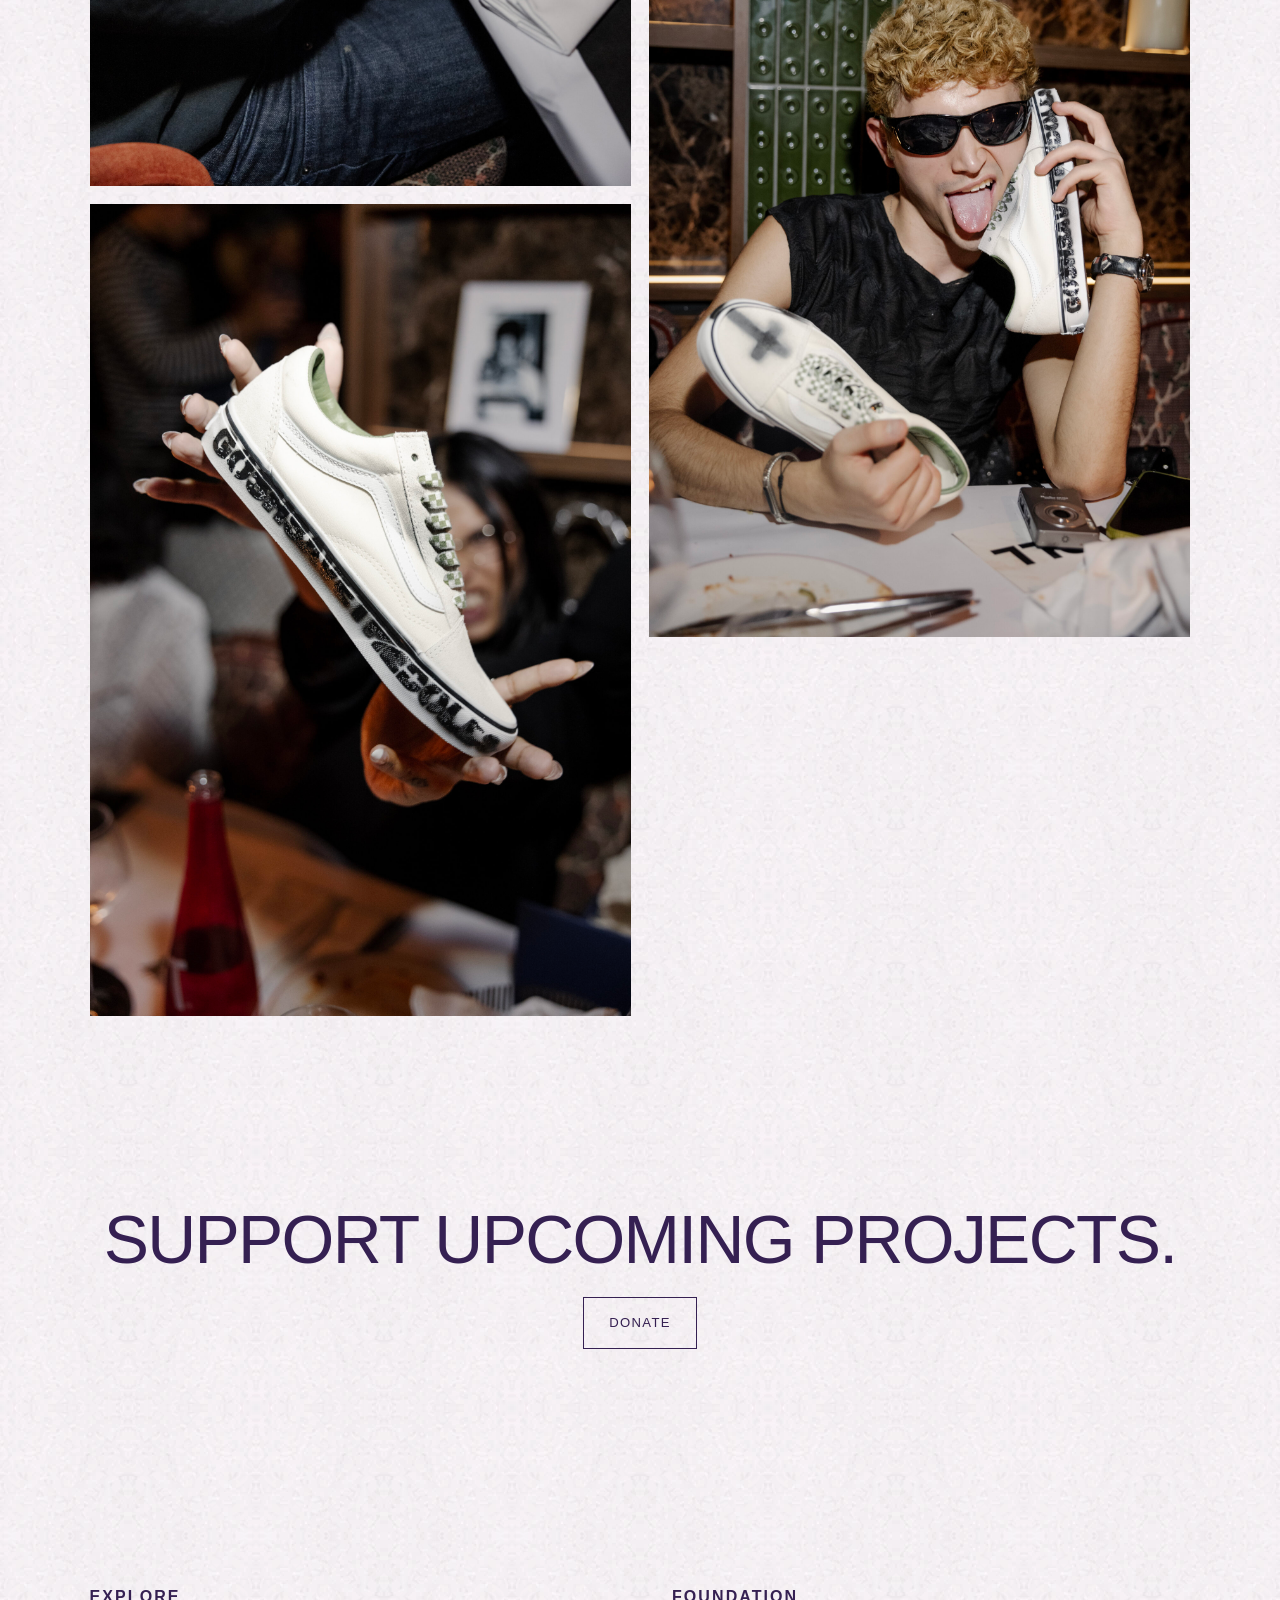
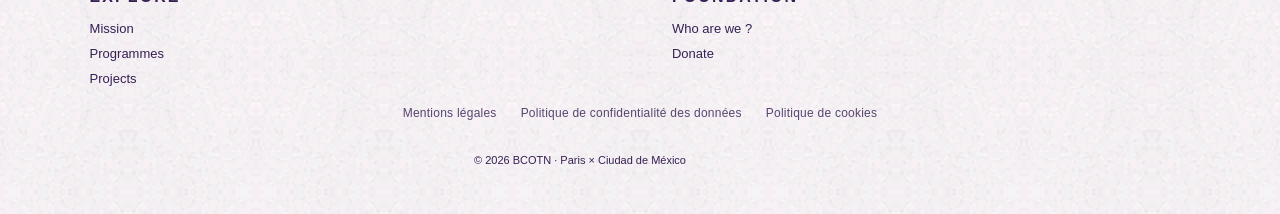
<file: projects/index.html>
<!doctype html>
<html lang="fr">
  <head>
    <meta charset="utf-8" />
    <meta name="viewport" content="width=device-width,initial-scale=1" />
    <title>Projets — BCOTN</title>
    <link
      rel="stylesheet"
      href="https://fonts.googleapis.com/css2?family=Fraunces:opsz,wght@9..144,400;9..144,500&family=Manrope:wght@400;600;700;800&display=swap"
    />
    <link rel="stylesheet" href="/style-v3.css" />
    <link rel="stylesheet" href="/header-v4.css" />
    <link rel="stylesheet" href="/layout-v5.css" />
    <link rel="stylesheet" href="/mobile-menu-v10.css" />
    <link rel="stylesheet" href="/mobile-fit-v11.css?v=27" />
    <link rel="stylesheet" href="/typography-v16.css" />
    <link rel="stylesheet" href="/nav-layout-v19.css?v=27" />
  <link rel="stylesheet" href="/type-system-v28.css?v=28" /><link rel="stylesheet" href="/responsive-header-v30.css?v=30" /><link rel="stylesheet" href="/institutional-header-v33.css?v=33" /><link rel="stylesheet" href="/final-header-v34.css?v=34" /><link rel="stylesheet" href="/identity-v36.css?v=36" /><link rel="stylesheet" href="/pastel-direction-v37.css?v=83" /><link rel="stylesheet" href="/simple-type-v39.css?v=44" />  <link rel="stylesheet" href="/premium-system-v84.css?v=88" />
  <link rel="stylesheet" href="/bcotn-final-unity-v89.css?v=101" />  <link rel="stylesheet" href="/bcotn-shared-reference-v111.css?v=124" />
  <link rel="stylesheet" href="/bcotn-header-wordmark-v129.css"></head>
  <body>
    <header class="site-header">
      <div class="header-shell">
        <div class="header-top">
          <div class="header-actions">
            <a class="donate header-support" href="/soutenir/">Soutenir</a>
            <div class="language-mount"></div>
          </div>
        </div>
        <div class="header-identity">
          <button class="menu-button" type="button" aria-label="Ouvrir le menu" aria-controls="mobile-menu" aria-expanded="false"><span></span><span></span><span></span></button>
          <a class="brand" href="/" aria-label="Beautiful Creatures Of The Night"><img src="/bcotn-official-logo-v41.png?v=41" alt="Beautiful Creatures Of The Night"></a>
        </div>
        <nav class="links" aria-label="Navigation principale">
          <a href="/mission/">Mission</a>
          <a href="/programmes/">Programmes</a>
          <a href="/projects/">Projets</a>
          <a href="/association/">Qui nous sommes</a>
          <a class="support-nav" href="/soutenir/">Support</a>
        </nav>
      </div>
    </header>
    <nav class="mobile-panel" id="mobile-menu" aria-label="Navigation mobile">
      <a href="/mission/">Mission</a>
      <a href="/programmes/">Programmes</a>
      <a href="/projects/">Projets</a>
      <a href="/association/">Qui nous sommes</a>
      <a class="mobile-support" href="/soutenir/">Soutenir</a>
    </nav>
    <main>
      <section class="page-hero projects-hero">
        <div class="hero-inner">
          <div class="kicker">Projets sélectionnés</div>
          <h1>La création comme acte diplomatique.</h1>
          <p>
            Films, conversations, mode et collaborations : découvrez les projets
            à travers leurs images, leurs voix et leurs intentions.
          </p>
        </div>
      </section>
      <section class="section">
        <div class="wrap project-list">
          <article class="project-row" id="lucid-dreams">
            <div class="project-art">LUCID<br />DREAMS</div>
            <div class="project-copy">
              <div class="meta">ART · FILM · DIALOGUE</div>
              <h2>Lucid Dreams</h2>
              <p class="body-copy">
                Un projet de diplomatie culturelle qui relie cinéma, musique et
                conversation publique afin de mettre en lumière les
                créateur·ices queer et trans.
              </p>
            </div>
          </article>
          <article class="project-row" id="identity">
            <div class="project-art">IDENTITY<br />& NAME</div>
            <div class="project-copy">
              <div class="meta">CONVERSATION · AMBASSADE</div>
              <h2>Identity & Name Change Rights</h2>
              <p class="body-copy">
                Une conversation avec l’Ambassade du Mexique en faveur des
                jeunes trans et des personnes immigrées qui revendiquent leur
                identité et leur nom choisi.
              </p>
              <a
                class="text-link"
                href="https://www.youtube.com/watch?v=H31xY56VkBQ"
                target="_blank"
                rel="noopener"
                >Voir la conversation ↗</a
              >
            </div>
          </article>
          <article class="project-row" id="vans">
            <div class="project-art">#GOSH<br />SAVE THE<br />DOLLS</div>
            <div class="project-copy">
              <div class="meta">FASHION · VANS CAPSULE</div>
              <h2>#GOSHSAVETHEDOLLS</h2>
              <p class="body-copy">
                Avec l’artiste mexicain Fidel Matos Verdejo, nous avons créé une
                capsule néo-politique avec le soutien de Vans Europe. Une
                célébration de la transidentité et une prise de position
                géopolitique par la mode.
              </p>
            </div>
          </article>
        </div>
      </section>
      <section class="section alt">
        <div class="wrap">
          <div class="kicker">Archives du projet Vans</div>
          <h2 class="section-title">Fashion as statement.</h2>
          <div class="gallery">
            <img
              src="/assets/vans/IMG_1346-scaled.jpg"
              alt="Capsule Vans Gosh Save The Dolls"
            /><img
              src="/assets/vans/IMG_1348-scaled.jpg"
              alt="Sneaker Vans noire Gosh Save The Dolls"
            /><img
              src="/assets/vans/IMG_1381-scaled.jpg"
              alt="Sneaker Vans de la capsule"
            /><img
              src="/assets/vans/IMG_1379-scaled.jpg"
              alt="Stylisme de la capsule Vans"
            /><img
              src="/assets/vans/IMG_1380-scaled.jpg"
              alt="Portrait de la campagne Vans"
            />
          </div>
        </div>
      </section>
      <section class="cta">
        <h2>Soutenir les prochains projets.</h2>
        <a class="button" href="/soutenir/">Faire un don</a>
      </section>
    </main>
    <footer class="footer">
      <div class="footer-grid">
        
        <div>
          <h3>Explorer</h3>
          <a href="/mission/">Mission</a><a href="/programmes/">Programmes</a
          ><a href="/projects/">Projets</a>
        </div>
        <div>
          <h3>Association</h3>
          <a href="/association/">Qui nous sommes</a
          ><a href="/soutenir/">Faire un don</a>
        </div>
      </div>
      
      
      
    
      <div class="footer-legal-links">
        <a href="/legal/mentions-legales/">Mentions légales</a>
        <a href="/legal/confidentialite/">Politique de confidentialité des données</a>
        <a href="/legal/cookies/">Politique de cookies</a>
      </div>
      <div class="legal">© 2026 BCOTN · Paris × Ciudad de México</div></footer>
    <script src="/script.js?v=121"></script>
  </body>
</html>
</file>
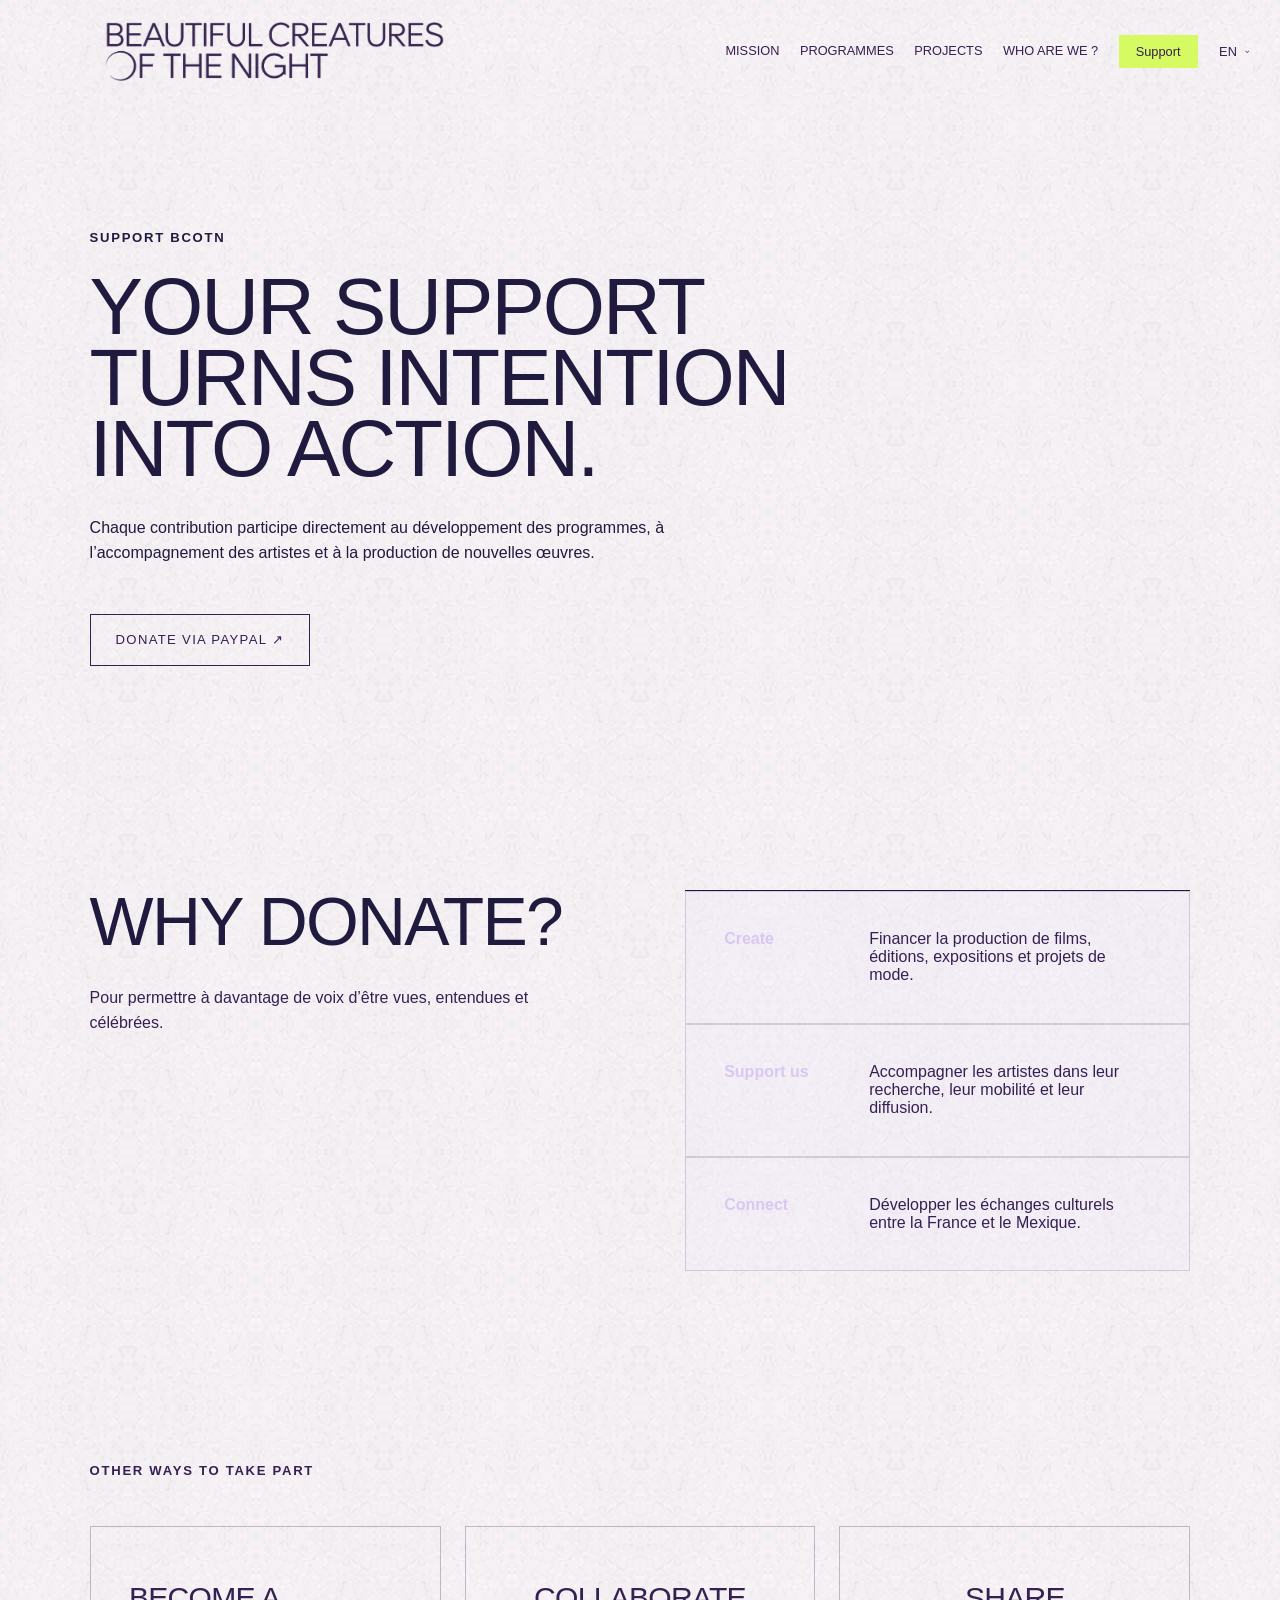
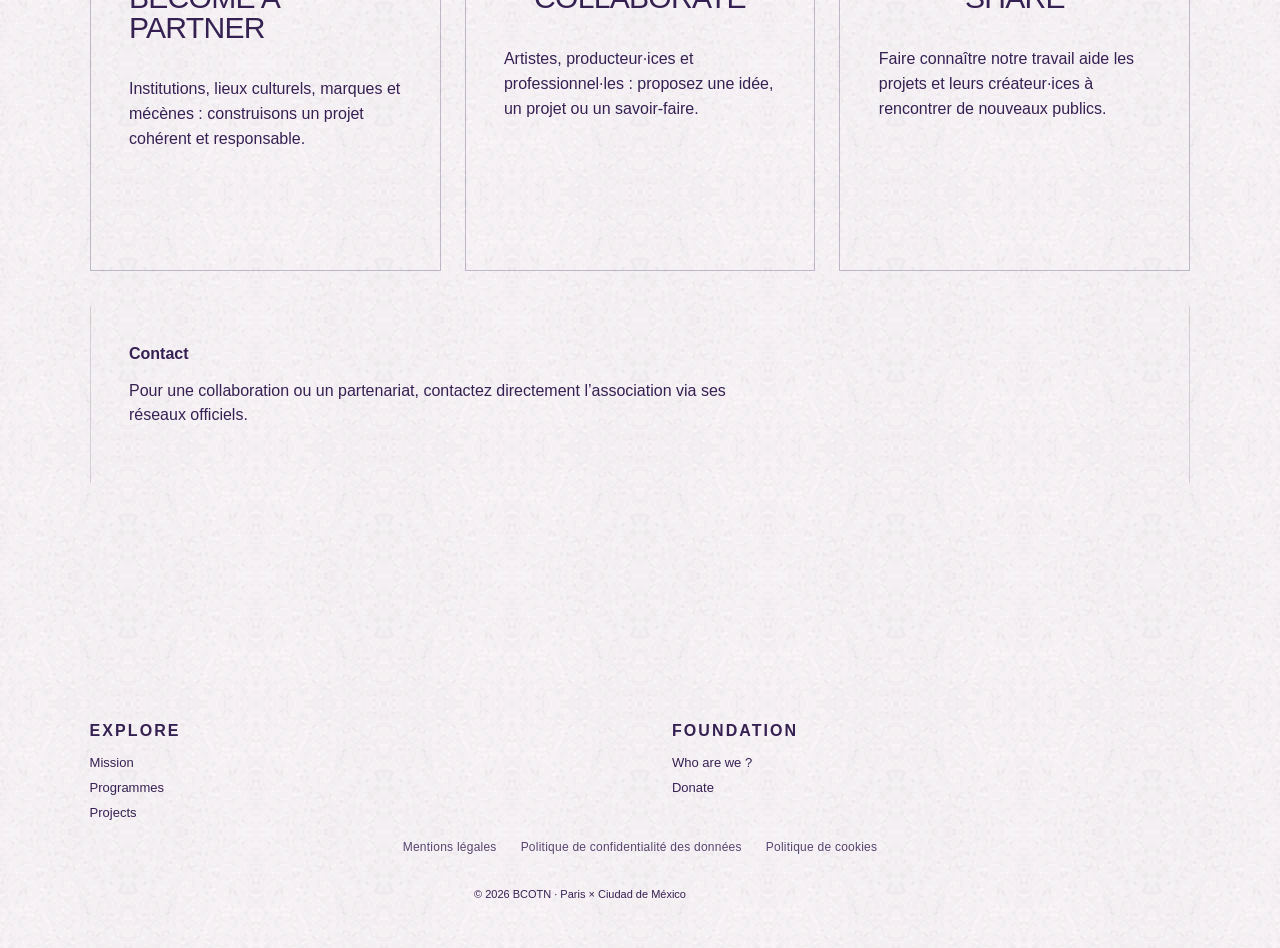
<file: soutenir/index.html>
<!doctype html>
<html lang="fr">
  <head>
    <meta charset="utf-8" />
    <meta name="viewport" content="width=device-width,initial-scale=1" />
    <title>Soutenir — BCOTN</title>
    <link
      rel="stylesheet"
      href="https://fonts.googleapis.com/css2?family=Fraunces:opsz,wght@9..144,400;9..144,500&family=Manrope:wght@400;600;700;800&display=swap"
    />
    <link rel="stylesheet" href="/style-v3.css" />
    <link rel="stylesheet" href="/header-v4.css" />
    <link rel="stylesheet" href="/mobile-menu-v10.css" />
    <link rel="stylesheet" href="/mobile-fit-v11.css?v=27" />
    <link rel="stylesheet" href="/typography-v16.css" />
    <link rel="stylesheet" href="/nav-layout-v19.css?v=27" />
  <link rel="stylesheet" href="/type-system-v28.css?v=28" /><link rel="stylesheet" href="/responsive-header-v30.css?v=30" /><link rel="stylesheet" href="/institutional-header-v33.css?v=33" /><link rel="stylesheet" href="/final-header-v34.css?v=34" /><link rel="stylesheet" href="/identity-v36.css?v=36" /><link rel="stylesheet" href="/pastel-direction-v37.css?v=83" /><link rel="stylesheet" href="/simple-type-v39.css?v=44" />  <link rel="stylesheet" href="/premium-system-v84.css?v=88" />
  <link rel="stylesheet" href="/bcotn-final-unity-v89.css?v=101" />  <link rel="stylesheet" href="/bcotn-shared-reference-v111.css?v=124" />
  <link rel="stylesheet" href="/bcotn-header-wordmark-v129.css"></head>
  <body>
    <header class="site-header">
      <div class="header-shell">
        <div class="header-top">
          <div class="header-actions">
            <a class="donate header-support" href="/soutenir/">Soutenir</a>
            <div class="language-mount"></div>
          </div>
        </div>
        <div class="header-identity">
          <button class="menu-button" type="button" aria-label="Ouvrir le menu" aria-controls="mobile-menu" aria-expanded="false"><span></span><span></span><span></span></button>
          <a class="brand" href="/" aria-label="Beautiful Creatures Of The Night"><img src="/bcotn-official-logo-v41.png?v=41" alt="Beautiful Creatures Of The Night"></a>
        </div>
        <nav class="links" aria-label="Navigation principale">
          <a href="/mission/">Mission</a>
          <a href="/programmes/">Programmes</a>
          <a href="/projects/">Projets</a>
          <a href="/association/">Qui nous sommes</a>
          <a class="support-nav" href="/soutenir/">Support</a>
        </nav>
      </div>
    </header>
    <nav class="mobile-panel" id="mobile-menu" aria-label="Navigation mobile">
      <a href="/mission/">Mission</a>
      <a href="/programmes/">Programmes</a>
      <a href="/projects/">Projets</a>
      <a href="/association/">Qui nous sommes</a>
      <a class="mobile-support" href="/soutenir/">Soutenir</a>
    </nav>
    <main>
      <section class="page-hero">
        <div class="hero-inner">
          <div class="kicker">Soutenir BCOTN</div>
          <h1>Votre soutien transforme une intention en action.</h1>
          <p>
            Chaque contribution participe directement au développement des
            programmes, à l’accompagnement des artistes et à la production de
            nouvelles œuvres.
          </p>
          <div class="hero-actions">
            <a
              class="button"
              href="https://www.paypal.com/donate/?hosted_button_id=RNYW3C8W7RNH2"
              target="_blank"
              rel="noopener"
              >Faire un don via PayPal ↗</a
            >
          </div>
        </div>
      </section>
      <section class="section">
        <div class="wrap split">
          <div>
            <h2 class="section-title">Pourquoi donner ?</h2>
            <p class="intro">
              Pour permettre à davantage de voix d’être vues, entendues et
              célébrées.
            </p>
          </div>
          <div class="facts">
            <div class="fact">
              <strong>Créer</strong
              ><span
                >Financer la production de films, éditions, expositions et
                projets de mode.</span
              >
            </div>
            <div class="fact">
              <strong>Soutenir</strong
              ><span
                >Accompagner les artistes dans leur recherche, leur mobilité et
                leur diffusion.</span
              >
            </div>
            <div class="fact">
              <strong>Relier</strong
              ><span
                >Développer les échanges culturels entre la France et le
                Mexique.</span
              >
            </div>
          </div>
        </div>
      </section>
      <section class="section alt">
        <div class="wrap">
          <div class="kicker">D’autres manières de participer</div>
          <div class="grid">
            <article class="card">
              <h3>Devenir partenaire</h3>
              <p>
                Institutions, lieux culturels, marques et mécènes : construisons
                un projet cohérent et responsable.
              </p>
            </article>
            <article class="card">
              <h3>Collaborer</h3>
              <p>
                Artistes, producteur·ices et professionnel·les : proposez une
                idée, un projet ou un savoir-faire.
              </p>
            </article>
            <article class="card">
              <h3>Partager</h3>
              <p>
                Faire connaître notre travail aide les projets et leurs
                créateur·ices à rencontrer de nouveaux publics.
              </p>
            </article>
          </div>
          <div class="contact-box">
            <strong>Contact</strong>
            <p>
              Pour une collaboration ou un partenariat, contactez directement
              l’association via ses réseaux officiels.
            </p>
          </div>
        </div>
      </section>
    </main>
    <footer class="footer">
      <div class="footer-grid">
        
        <div>
          <h3>Explorer</h3>
          <a href="/mission/">Mission</a><a href="/programmes/">Programmes</a
          ><a href="/projects/">Projets</a>
        </div>
        <div>
          <h3>Association</h3>
          <a href="/association/">Qui nous sommes</a
          ><a href="/soutenir/">Faire un don</a>
        </div>
      </div>
      
      
      
    
      <div class="footer-legal-links">
        <a href="/legal/mentions-legales/">Mentions légales</a>
        <a href="/legal/confidentialite/">Politique de confidentialité des données</a>
        <a href="/legal/cookies/">Politique de cookies</a>
      </div>
      <div class="legal">© 2026 BCOTN · Paris × Ciudad de México</div></footer>
    <script src="/script.js?v=121"></script>
  </body>
</html>
</file>
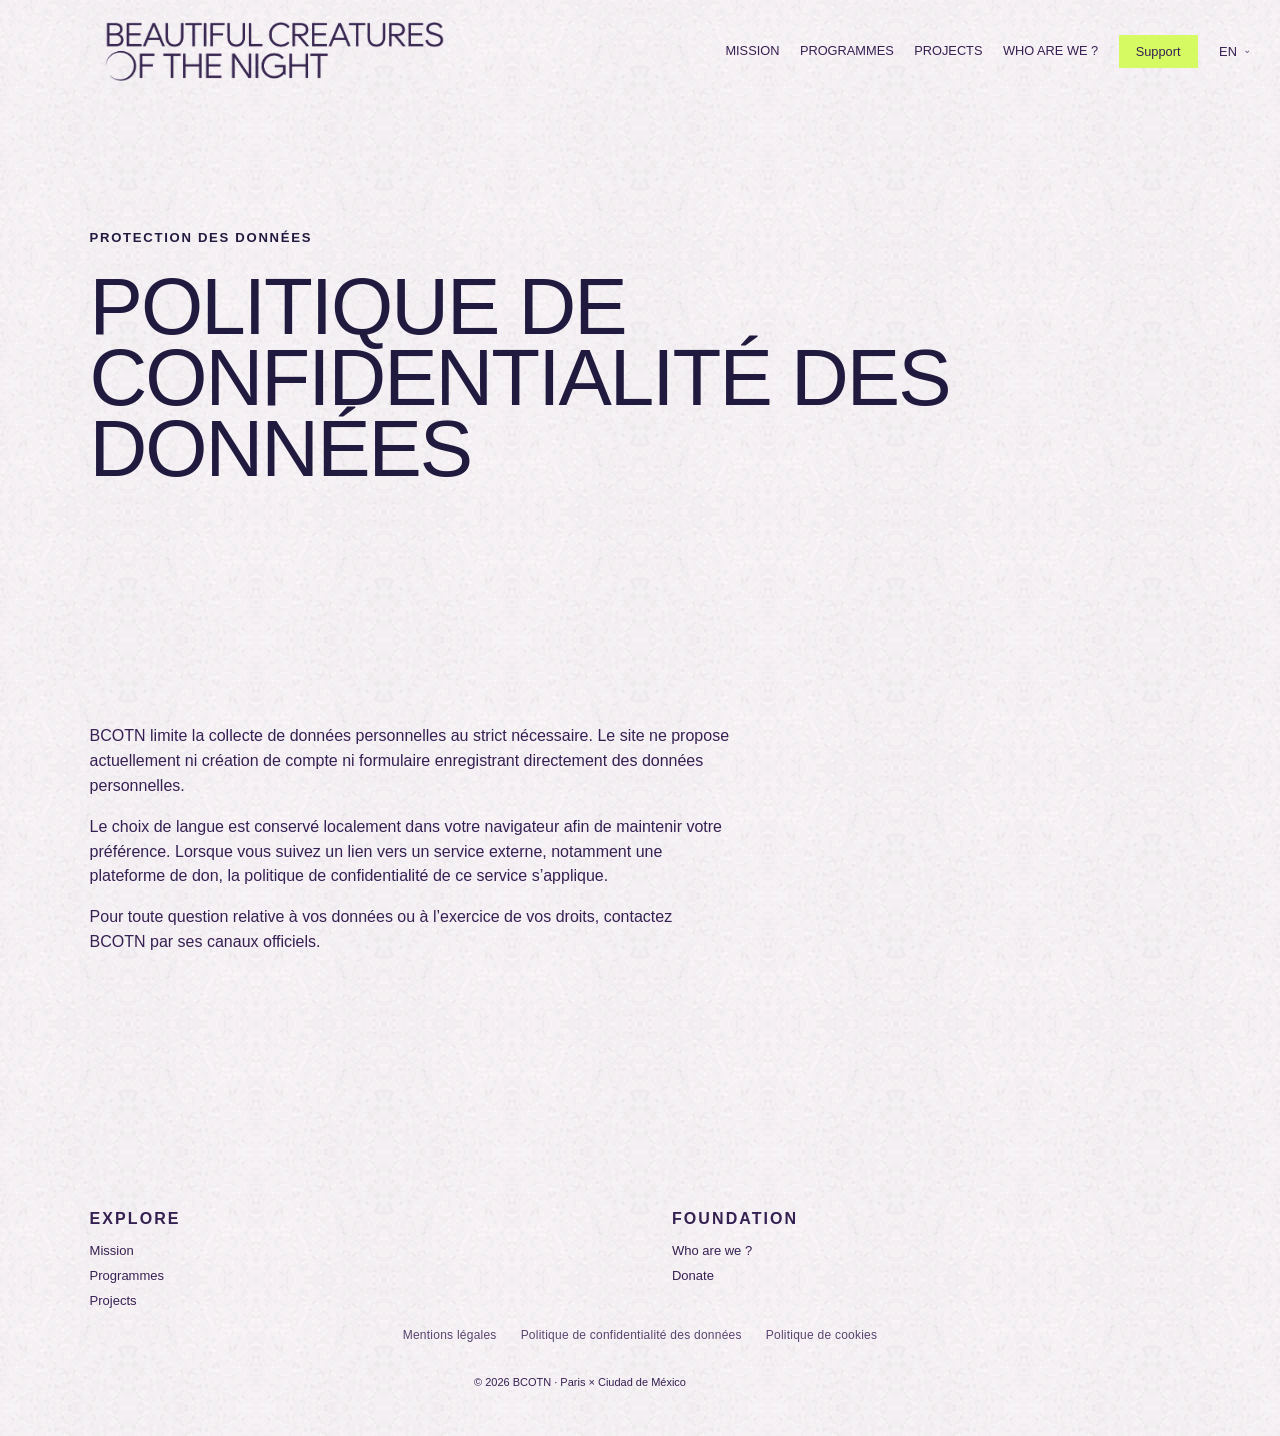
<file: legal/confidentialite/index.html>
<!doctype html><html lang="fr"><head><meta charset="utf-8"><meta name="viewport" content="width=device-width,initial-scale=1"><title>Politique de confidentialité — BCOTN</title><link rel="stylesheet" href="/style-v3.css"><link rel="stylesheet" href="/header-v4.css"><link rel="stylesheet" href="/mobile-menu-v10.css"><link rel="stylesheet" href="/mobile-fit-v11.css?v=27"><link rel="stylesheet" href="/typography-v16.css"><link rel="stylesheet" href="/nav-layout-v19.css?v=27"><link rel="stylesheet" href="/type-system-v28.css?v=28"><link rel="stylesheet" href="/responsive-header-v30.css?v=30"><link rel="stylesheet" href="/institutional-header-v33.css?v=33"><link rel="stylesheet" href="/final-header-v34.css?v=34"><link rel="stylesheet" href="/identity-v36.css?v=36"><link rel="stylesheet" href="/pastel-direction-v37.css?v=83"><link rel="stylesheet" href="/simple-type-v39.css?v=44">  <link rel="stylesheet" href="/premium-system-v84.css?v=88" />
  <link rel="stylesheet" href="/bcotn-final-unity-v89.css?v=101" />  <link rel="stylesheet" href="/bcotn-shared-reference-v111.css?v=124" />
  <link rel="stylesheet" href="/bcotn-header-wordmark-v129.css"></head><body><header class="site-header"><div class="header-shell"><div class="header-top"><div class="header-actions"><a class="donate header-support" href="/soutenir/">Soutenir</a><div class="language-mount"></div></div></div><div class="header-identity"><button class="menu-button" type="button" aria-label="Ouvrir le menu" aria-controls="mobile-menu" aria-expanded="false"><span></span><span></span><span></span></button><a class="brand" href="/" aria-label="Beautiful Creatures Of The Night"><img src="/bcotn-official-logo-v41.png?v=41" alt="Beautiful Creatures Of The Night"></a></div><nav class="links" aria-label="Navigation principale"><a href="/mission/">Mission</a><a href="/programmes/">Programmes</a><a href="/projects/">Projets</a><a href="/association/">Qui nous sommes</a>
          <a class="support-nav" href="/soutenir/">Support</a></nav></div></header><nav class="mobile-panel" id="mobile-menu" aria-label="Navigation mobile"><a href="/mission/">Mission</a><a href="/programmes/">Programmes</a><a href="/projects/">Projets</a><a href="/association/">Qui nous sommes</a><a class="mobile-support" href="/soutenir/">Soutenir</a></nav><main><section class="page-hero"><div class="hero-inner"><div class="kicker">Protection des données</div><h1>POLITIQUE DE CONFIDENTIALITÉ DES DONNÉES</h1></div></section><section class="section"><div class="wrap"><div class="body-copy"><p>BCOTN limite la collecte de données personnelles au strict nécessaire. Le site ne propose actuellement ni création de compte ni formulaire enregistrant directement des données personnelles.</p><p>Le choix de langue est conservé localement dans votre navigateur afin de maintenir votre préférence. Lorsque vous suivez un lien vers un service externe, notamment une plateforme de don, la politique de confidentialité de ce service s’applique.</p><p>Pour toute question relative à vos données ou à l’exercice de vos droits, contactez BCOTN par ses canaux officiels.</p></div></div></section></main><footer class="footer"><div class="footer-grid"><div><h3>Explorer</h3><a href="/mission/">Mission</a><a href="/programmes/">Programmes</a><a href="/projects/">Projets</a></div><div><h3>Association</h3><a href="/association/">Qui nous sommes</a><a href="/soutenir/">Faire un don</a></div></div>
      <div class="footer-legal-links">
        <a href="/legal/mentions-legales/">Mentions légales</a>
        <a href="/legal/confidentialite/">Politique de confidentialité des données</a>
        <a href="/legal/cookies/">Politique de cookies</a>
      </div>
      <div class="legal">© 2026 BCOTN · Paris × Ciudad de México</div></footer><script src="/script.js?v=121"></script></body></html>
</file>
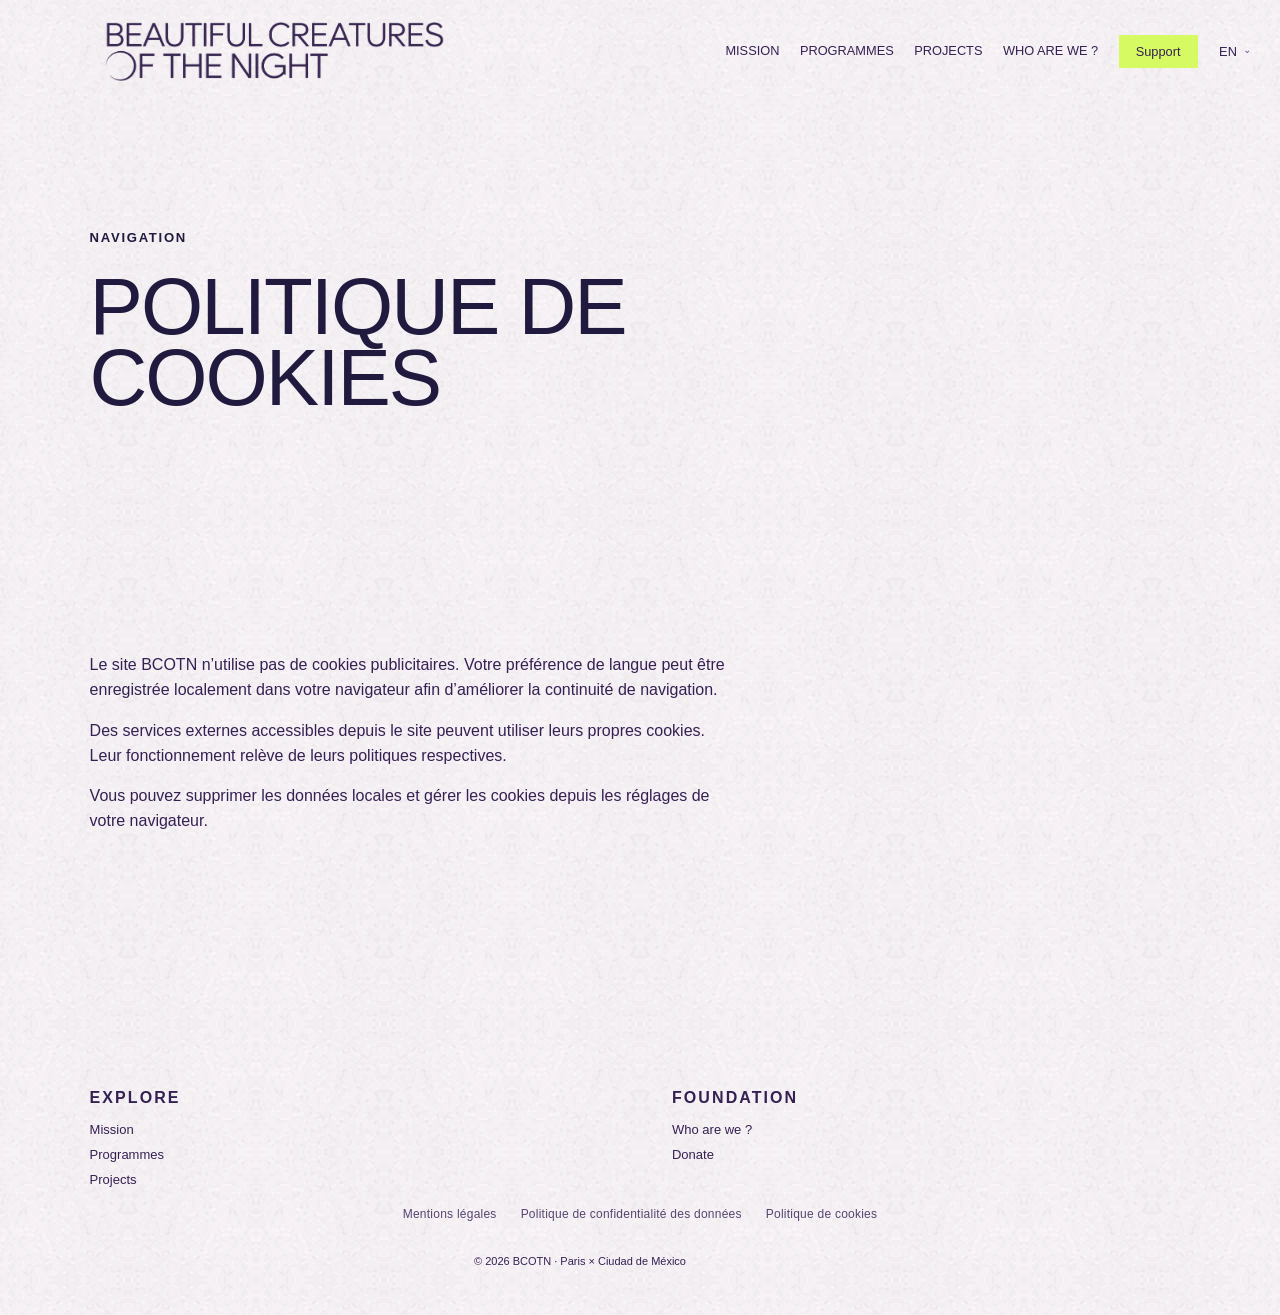
<file: legal/cookies/index.html>
<!doctype html><html lang="fr"><head><meta charset="utf-8"><meta name="viewport" content="width=device-width,initial-scale=1"><title>Politique de cookies — BCOTN</title><link rel="stylesheet" href="/style-v3.css"><link rel="stylesheet" href="/header-v4.css"><link rel="stylesheet" href="/mobile-menu-v10.css"><link rel="stylesheet" href="/mobile-fit-v11.css?v=27"><link rel="stylesheet" href="/typography-v16.css"><link rel="stylesheet" href="/nav-layout-v19.css?v=27"><link rel="stylesheet" href="/type-system-v28.css?v=28"><link rel="stylesheet" href="/responsive-header-v30.css?v=30"><link rel="stylesheet" href="/institutional-header-v33.css?v=33"><link rel="stylesheet" href="/final-header-v34.css?v=34"><link rel="stylesheet" href="/identity-v36.css?v=36"><link rel="stylesheet" href="/pastel-direction-v37.css?v=83"><link rel="stylesheet" href="/simple-type-v39.css?v=44">  <link rel="stylesheet" href="/premium-system-v84.css?v=88" />
  <link rel="stylesheet" href="/bcotn-final-unity-v89.css?v=101" />  <link rel="stylesheet" href="/bcotn-shared-reference-v111.css?v=124" />
  <link rel="stylesheet" href="/bcotn-header-wordmark-v129.css"></head><body><header class="site-header"><div class="header-shell"><div class="header-top"><div class="header-actions"><a class="donate header-support" href="/soutenir/">Soutenir</a><div class="language-mount"></div></div></div><div class="header-identity"><button class="menu-button" type="button" aria-label="Ouvrir le menu" aria-controls="mobile-menu" aria-expanded="false"><span></span><span></span><span></span></button><a class="brand" href="/" aria-label="Beautiful Creatures Of The Night"><img src="/bcotn-official-logo-v41.png?v=41" alt="Beautiful Creatures Of The Night"></a></div><nav class="links" aria-label="Navigation principale"><a href="/mission/">Mission</a><a href="/programmes/">Programmes</a><a href="/projects/">Projets</a><a href="/association/">Qui nous sommes</a>
          <a class="support-nav" href="/soutenir/">Support</a></nav></div></header><nav class="mobile-panel" id="mobile-menu" aria-label="Navigation mobile"><a href="/mission/">Mission</a><a href="/programmes/">Programmes</a><a href="/projects/">Projets</a><a href="/association/">Qui nous sommes</a><a class="mobile-support" href="/soutenir/">Soutenir</a></nav><main><section class="page-hero"><div class="hero-inner"><div class="kicker">Navigation</div><h1>POLITIQUE DE COOKIES</h1></div></section><section class="section"><div class="wrap"><div class="body-copy"><p>Le site BCOTN n’utilise pas de cookies publicitaires. Votre préférence de langue peut être enregistrée localement dans votre navigateur afin d’améliorer la continuité de navigation.</p><p>Des services externes accessibles depuis le site peuvent utiliser leurs propres cookies. Leur fonctionnement relève de leurs politiques respectives.</p><p>Vous pouvez supprimer les données locales et gérer les cookies depuis les réglages de votre navigateur.</p></div></div></section></main><footer class="footer"><div class="footer-grid"><div><h3>Explorer</h3><a href="/mission/">Mission</a><a href="/programmes/">Programmes</a><a href="/projects/">Projets</a></div><div><h3>Association</h3><a href="/association/">Qui nous sommes</a><a href="/soutenir/">Faire un don</a></div></div>
      <div class="footer-legal-links">
        <a href="/legal/mentions-legales/">Mentions légales</a>
        <a href="/legal/confidentialite/">Politique de confidentialité des données</a>
        <a href="/legal/cookies/">Politique de cookies</a>
      </div>
      <div class="legal">© 2026 BCOTN · Paris × Ciudad de México</div></footer><script src="/script.js?v=121"></script></body></html>
</file>
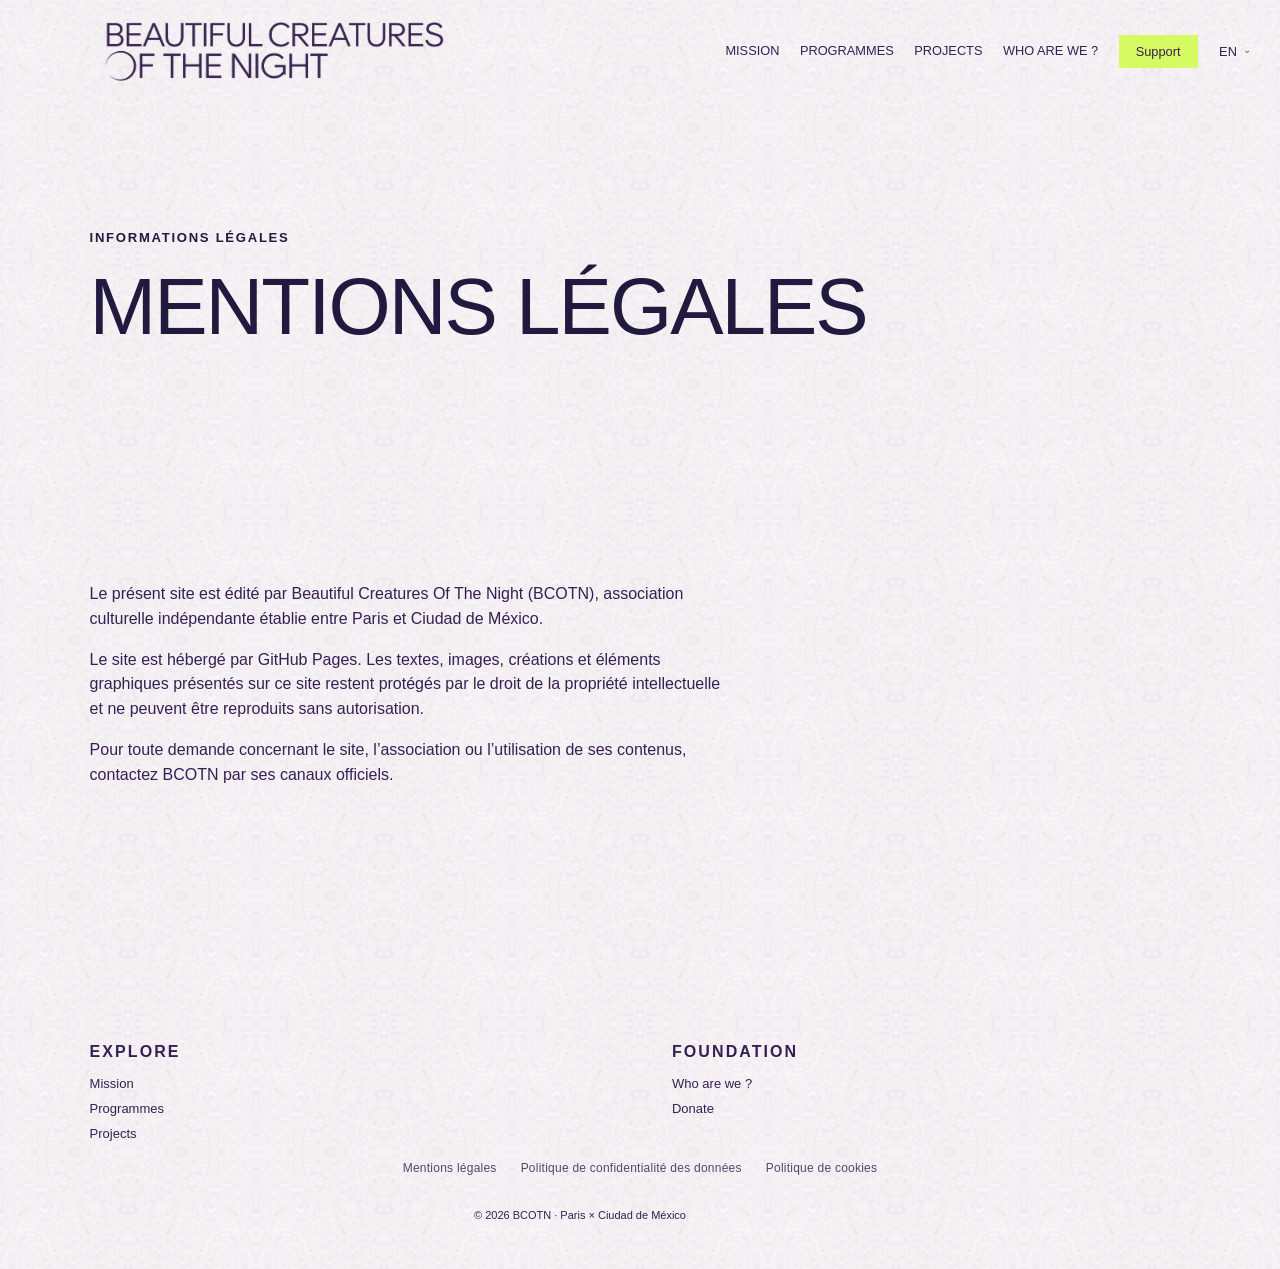
<file: legal/mentions-legales/index.html>
<!doctype html><html lang="fr"><head><meta charset="utf-8"><meta name="viewport" content="width=device-width,initial-scale=1"><title>Mentions légales — BCOTN</title><link rel="stylesheet" href="/style-v3.css"><link rel="stylesheet" href="/header-v4.css"><link rel="stylesheet" href="/mobile-menu-v10.css"><link rel="stylesheet" href="/mobile-fit-v11.css?v=27"><link rel="stylesheet" href="/typography-v16.css"><link rel="stylesheet" href="/nav-layout-v19.css?v=27"><link rel="stylesheet" href="/type-system-v28.css?v=28"><link rel="stylesheet" href="/responsive-header-v30.css?v=30"><link rel="stylesheet" href="/institutional-header-v33.css?v=33"><link rel="stylesheet" href="/final-header-v34.css?v=34"><link rel="stylesheet" href="/identity-v36.css?v=36"><link rel="stylesheet" href="/pastel-direction-v37.css?v=83"><link rel="stylesheet" href="/simple-type-v39.css?v=44">  <link rel="stylesheet" href="/premium-system-v84.css?v=88" />
  <link rel="stylesheet" href="/bcotn-final-unity-v89.css?v=101" />  <link rel="stylesheet" href="/bcotn-shared-reference-v111.css?v=124" />
  <link rel="stylesheet" href="/bcotn-header-wordmark-v129.css"></head><body><header class="site-header"><div class="header-shell"><div class="header-top"><div class="header-actions"><a class="donate header-support" href="/soutenir/">Soutenir</a><div class="language-mount"></div></div></div><div class="header-identity"><button class="menu-button" type="button" aria-label="Ouvrir le menu" aria-controls="mobile-menu" aria-expanded="false"><span></span><span></span><span></span></button><a class="brand" href="/" aria-label="Beautiful Creatures Of The Night"><img src="/bcotn-official-logo-v41.png?v=41" alt="Beautiful Creatures Of The Night"></a></div><nav class="links" aria-label="Navigation principale"><a href="/mission/">Mission</a><a href="/programmes/">Programmes</a><a href="/projects/">Projets</a><a href="/association/">Qui nous sommes</a>
          <a class="support-nav" href="/soutenir/">Support</a></nav></div></header><nav class="mobile-panel" id="mobile-menu" aria-label="Navigation mobile"><a href="/mission/">Mission</a><a href="/programmes/">Programmes</a><a href="/projects/">Projets</a><a href="/association/">Qui nous sommes</a><a class="mobile-support" href="/soutenir/">Soutenir</a></nav><main><section class="page-hero"><div class="hero-inner"><div class="kicker">Informations légales</div><h1>MENTIONS LÉGALES</h1></div></section><section class="section"><div class="wrap"><div class="body-copy"><p>Le présent site est édité par Beautiful Creatures Of The Night (BCOTN), association culturelle indépendante établie entre Paris et Ciudad de México.</p><p>Le site est hébergé par GitHub Pages. Les textes, images, créations et éléments graphiques présentés sur ce site restent protégés par le droit de la propriété intellectuelle et ne peuvent être reproduits sans autorisation.</p><p>Pour toute demande concernant le site, l’association ou l’utilisation de ses contenus, contactez BCOTN par ses canaux officiels.</p></div></div></section></main><footer class="footer"><div class="footer-grid"><div><h3>Explorer</h3><a href="/mission/">Mission</a><a href="/programmes/">Programmes</a><a href="/projects/">Projets</a></div><div><h3>Association</h3><a href="/association/">Qui nous sommes</a><a href="/soutenir/">Faire un don</a></div></div>
      <div class="footer-legal-links">
        <a href="/legal/mentions-legales/">Mentions légales</a>
        <a href="/legal/confidentialite/">Politique de confidentialité des données</a>
        <a href="/legal/cookies/">Politique de cookies</a>
      </div>
      <div class="legal">© 2026 BCOTN · Paris × Ciudad de México</div></footer><script src="/script.js?v=121"></script></body></html>
</file>
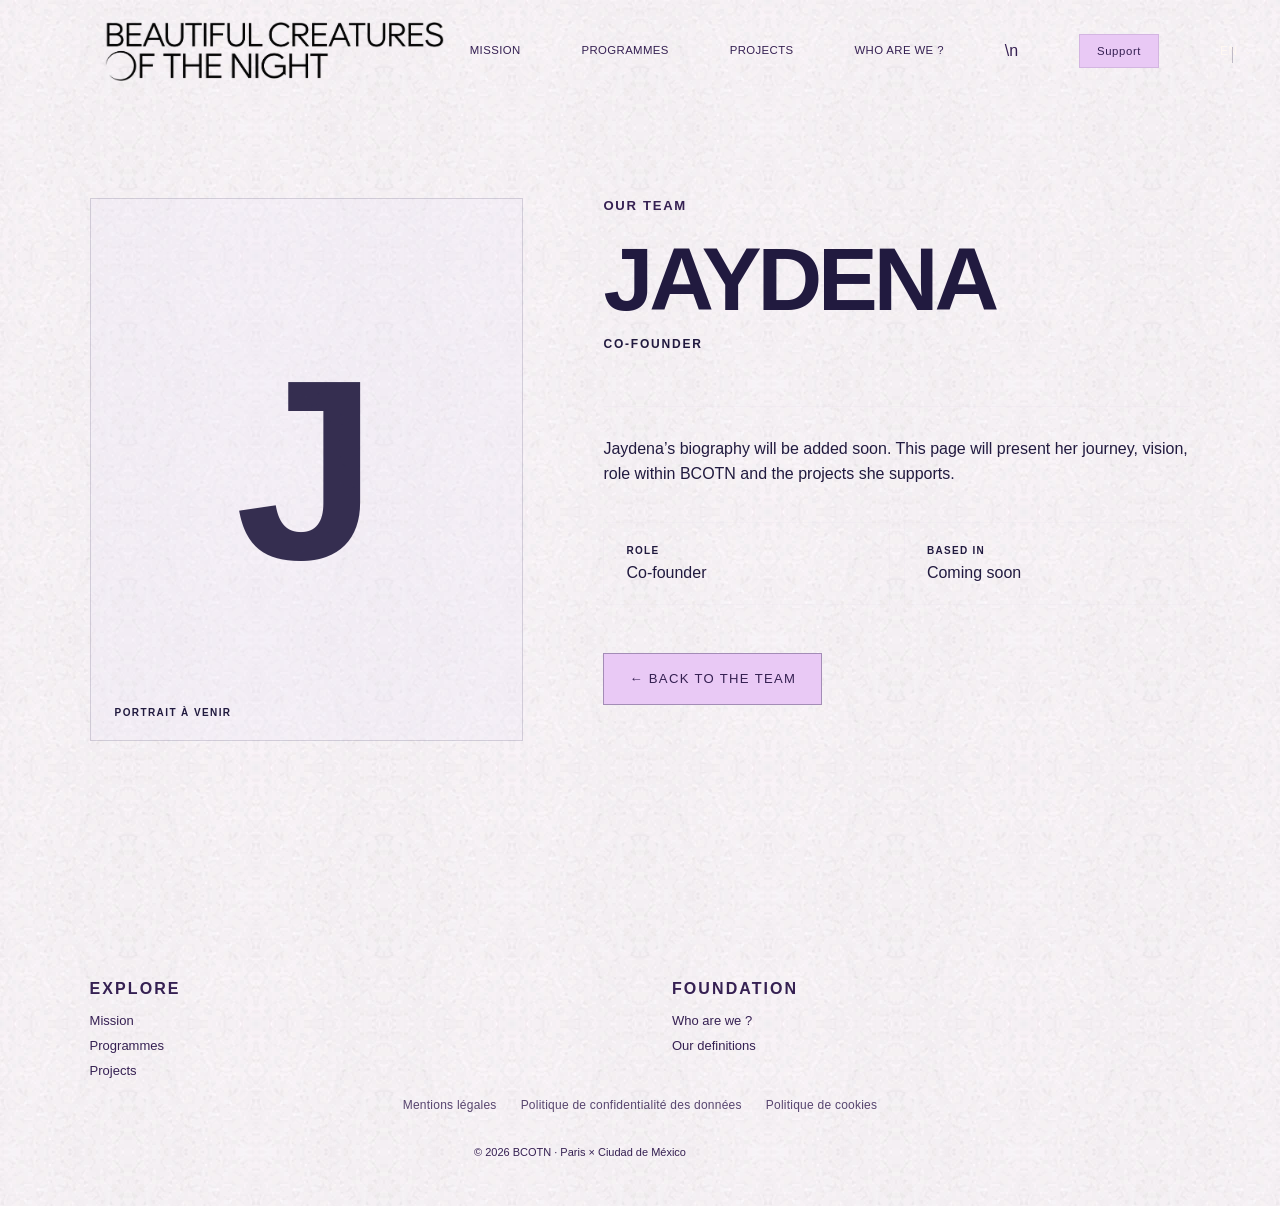
<file: team/jaydena/index.html>
<!doctype html><html lang="fr"><head><meta charset="utf-8"><meta name="viewport" content="width=device-width,initial-scale=1"><title>Jaydena — BCOTN</title><link rel="stylesheet" href="https://fonts.googleapis.com/css2?family=Fraunces:opsz,wght@9..144,400;9..144,500&family=Manrope:wght@400;600;700;800&display=swap"><link rel="stylesheet" href="/style-v3.css"><link rel="stylesheet" href="/header-v4.css"><link rel="stylesheet" href="/experience-v9.css"><link rel="stylesheet" href="/mobile-menu-v10.css"><link rel="stylesheet" href="/mobile-fit-v11.css?v=27"><link rel="stylesheet" href="/typography-v16.css"><link rel="stylesheet" href="/nav-layout-v19.css?v=27"><link rel="stylesheet" href="/type-system-v28.css?v=28" /><link rel="stylesheet" href="/responsive-header-v30.css?v=30" /><link rel="stylesheet" href="/institutional-header-v33.css?v=33" /><link rel="stylesheet" href="/final-header-v34.css?v=34" /><link rel="stylesheet" href="/identity-v36.css?v=36" /><link rel="stylesheet" href="/pastel-direction-v37.css?v=83" /><link rel="stylesheet" href="/simple-type-v39.css?v=44" />  <link rel="stylesheet" href="/premium-system-v84.css?v=88" />
  <link rel="stylesheet" href="/bcotn-final-unity-v89.css?v=101" /><link rel="stylesheet" href="/bcotn-paper-only-v122.css"><link rel="stylesheet" href="/bcotn-header-wordmark-v129.css"></head><body><header class="site-header">
      <div class="header-shell">
        <div class="header-top">
          <div class="header-actions">
            <a class="donate header-support" href="/soutenir/">Soutenir</a>
            <div class="language-mount"></div>
          </div>
        </div>
        <div class="header-identity">
          <button class="menu-button" type="button" aria-label="Ouvrir le menu" aria-controls="mobile-menu" aria-expanded="false"><span></span><span></span><span></span></button>
          <a class="brand" href="/" aria-label="Beautiful Creatures Of The Night"><img src="/bcotn-official-logo-v41.png?v=41" alt="Beautiful Creatures Of The Night"></a>
        </div>
        <nav class="links" aria-label="Navigation principale">
          <a href="/mission/">Mission</a>
          <a href="/programmes/">Programmes</a>
          <a href="/projects/">Projets</a>
          <a href="/association/">Qui nous sommes</a>\n          <a class="support-nav" href="/soutenir/">Support</a>
        </nav>
      </div>
    </header>
    <nav class="mobile-panel" id="mobile-menu" aria-label="Navigation mobile">
      <a href="/mission/">Mission</a>
      <a href="/programmes/">Programmes</a>
      <a href="/projects/">Projets</a>
      <a href="/association/">Qui nous sommes</a>
      <a class="mobile-support" href="/soutenir/">Soutenir</a>
    </nav><main><section class="section profile-hero"><div class="wrap profile-layout"><div class="profile-photo"><span class="profile-initial">J</span></div><div class="profile-copy"><div class="kicker">Notre équipe</div><h1>Jaydena</h1><div class="profile-role">Cofondatrice</div><p class="profile-bio">La biographie de Jaydena sera ajoutée prochainement. Cette page accueillera son parcours, sa vision, son rôle au sein de BCOTN et les projets qu’elle accompagne.</p><div class="profile-meta"><div><strong>Rôle</strong>Cofondatrice</div><div><strong>Basée à</strong>À venir</div></div><div class="hero-actions"><a class="button secondary" href="/association/">← Retour à l’équipe</a></div></div></div></section></main><footer class="footer"><div class="footer-grid"><div><h3>Explorer</h3><a href="/mission/">Mission</a><a href="/programmes/">Programmes</a><a href="/projects/">Projets</a></div><div><h3>Association</h3><a href="/association/">Qui nous sommes</a><a href="/definitions/">Nos définitions</a></div></div>
      
      
      <div class="footer-legal-links">
        <a href="/legal/mentions-legales/">Mentions légales</a>
        <a href="/legal/confidentialite/">Politique de confidentialité des données</a>
        <a href="/legal/cookies/">Politique de cookies</a>
      </div>
      <div class="legal">© 2026 BCOTN · Paris × Ciudad de México</div></footer><script src="/script.js?v=50"></script></body></html>
</file>
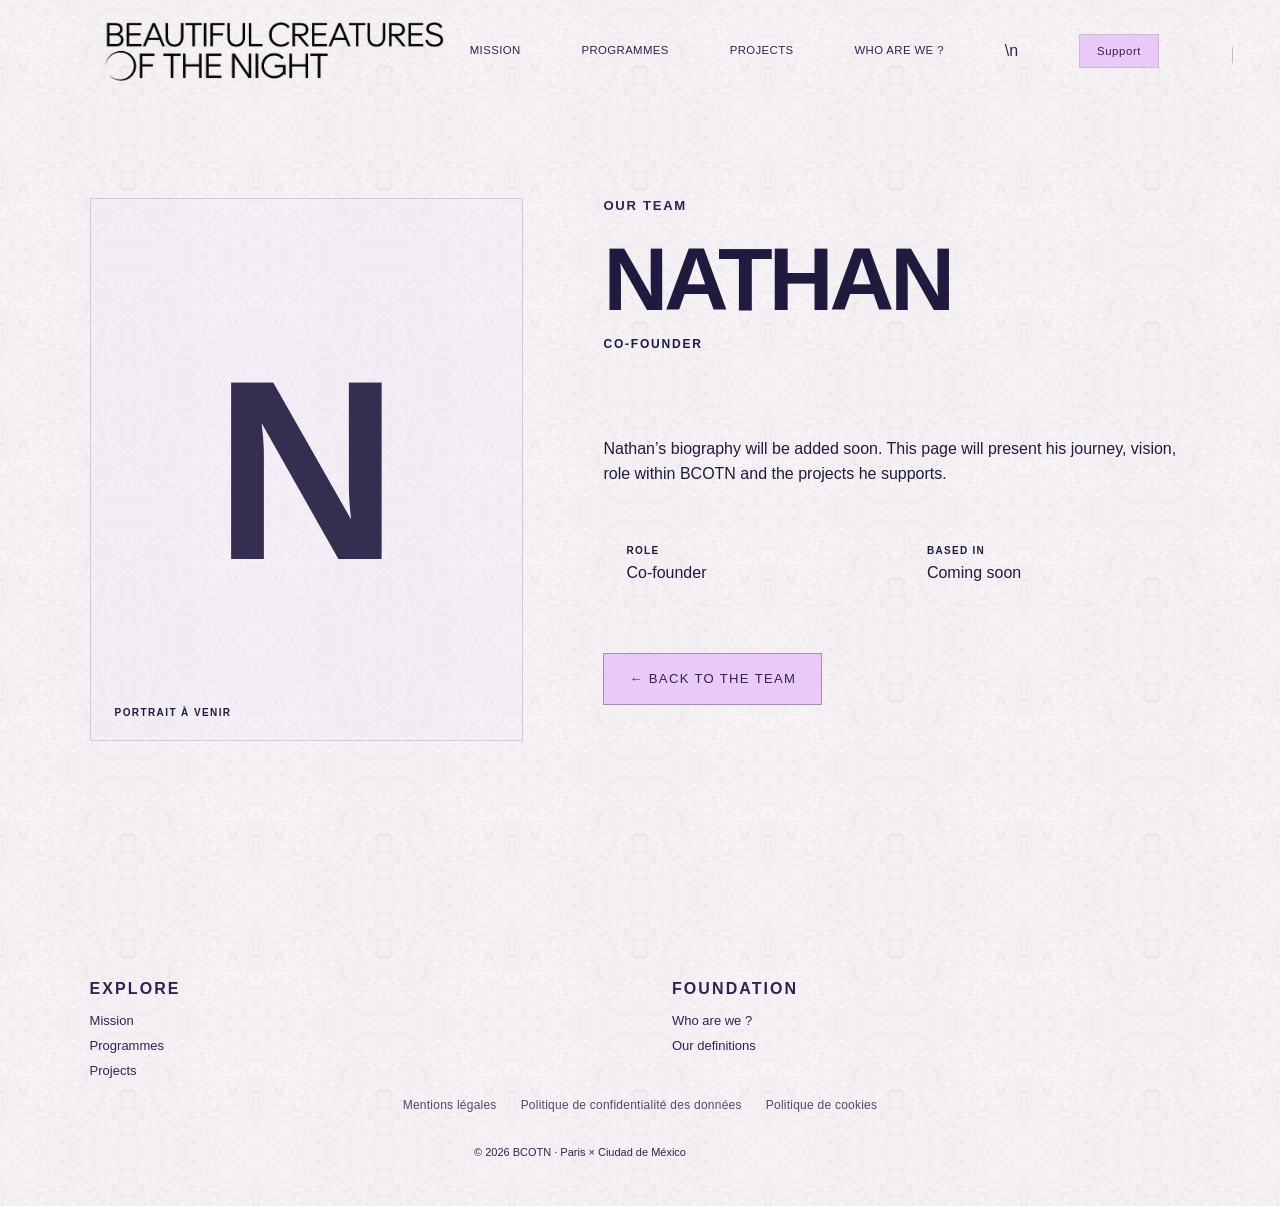
<file: team/nathan/index.html>
<!doctype html><html lang="fr"><head><meta charset="utf-8"><meta name="viewport" content="width=device-width,initial-scale=1"><title>Nathan — BCOTN</title><link rel="stylesheet" href="https://fonts.googleapis.com/css2?family=Fraunces:opsz,wght@9..144,400;9..144,500&family=Manrope:wght@400;600;700;800&display=swap"><link rel="stylesheet" href="/style-v3.css"><link rel="stylesheet" href="/header-v4.css"><link rel="stylesheet" href="/experience-v9.css"><link rel="stylesheet" href="/mobile-menu-v10.css"><link rel="stylesheet" href="/mobile-fit-v11.css?v=27"><link rel="stylesheet" href="/typography-v16.css"><link rel="stylesheet" href="/nav-layout-v19.css?v=27"><link rel="stylesheet" href="/type-system-v28.css?v=28" /><link rel="stylesheet" href="/responsive-header-v30.css?v=30" /><link rel="stylesheet" href="/institutional-header-v33.css?v=33" /><link rel="stylesheet" href="/final-header-v34.css?v=34" /><link rel="stylesheet" href="/identity-v36.css?v=36" /><link rel="stylesheet" href="/pastel-direction-v37.css?v=83" /><link rel="stylesheet" href="/simple-type-v39.css?v=44" />  <link rel="stylesheet" href="/premium-system-v84.css?v=88" />
  <link rel="stylesheet" href="/bcotn-final-unity-v89.css?v=101" /><link rel="stylesheet" href="/bcotn-paper-only-v122.css"><link rel="stylesheet" href="/bcotn-header-wordmark-v129.css"></head><body><header class="site-header">
      <div class="header-shell">
        <div class="header-top">
          <div class="header-actions">
            <a class="donate header-support" href="/soutenir/">Soutenir</a>
            <div class="language-mount"></div>
          </div>
        </div>
        <div class="header-identity">
          <button class="menu-button" type="button" aria-label="Ouvrir le menu" aria-controls="mobile-menu" aria-expanded="false"><span></span><span></span><span></span></button>
          <a class="brand" href="/" aria-label="Beautiful Creatures Of The Night"><img src="/bcotn-official-logo-v41.png?v=41" alt="Beautiful Creatures Of The Night"></a>
        </div>
        <nav class="links" aria-label="Navigation principale">
          <a href="/mission/">Mission</a>
          <a href="/programmes/">Programmes</a>
          <a href="/projects/">Projets</a>
          <a href="/association/">Qui nous sommes</a>\n          <a class="support-nav" href="/soutenir/">Support</a>
        </nav>
      </div>
    </header>
    <nav class="mobile-panel" id="mobile-menu" aria-label="Navigation mobile">
      <a href="/mission/">Mission</a>
      <a href="/programmes/">Programmes</a>
      <a href="/projects/">Projets</a>
      <a href="/association/">Qui nous sommes</a>
      <a class="mobile-support" href="/soutenir/">Soutenir</a>
    </nav><main><section class="section profile-hero"><div class="wrap profile-layout"><div class="profile-photo"><span class="profile-initial">N</span></div><div class="profile-copy"><div class="kicker">Notre équipe</div><h1>Nathan</h1><div class="profile-role">Cofondateur</div><p class="profile-bio">La biographie de Nathan sera ajoutée prochainement. Cette page accueillera son parcours, sa vision, son rôle au sein de BCOTN et les projets qu’il accompagne.</p><div class="profile-meta"><div><strong>Rôle</strong>Cofondateur</div><div><strong>Basé à</strong>À venir</div></div><div class="hero-actions"><a class="button secondary" href="/association/">← Retour à l’équipe</a></div></div></div></section></main><footer class="footer"><div class="footer-grid"><div><h3>Explorer</h3><a href="/mission/">Mission</a><a href="/programmes/">Programmes</a><a href="/projects/">Projets</a></div><div><h3>Association</h3><a href="/association/">Qui nous sommes</a><a href="/definitions/">Nos définitions</a></div></div>
      
      
      <div class="footer-legal-links">
        <a href="/legal/mentions-legales/">Mentions légales</a>
        <a href="/legal/confidentialite/">Politique de confidentialité des données</a>
        <a href="/legal/cookies/">Politique de cookies</a>
      </div>
      <div class="legal">© 2026 BCOTN · Paris × Ciudad de México</div></footer><script src="/script.js?v=50"></script></body></html>
</file>
<file: style-v3.css>
:root{--night:#15132f;--indigo:#2d2b7f;--blue:#4d5ac2;--plum:#8f328d;--pink:#d65ab0;--cyan:#58b8d6;--lav:#e6dceb;--white:#fff;--display:"Fraunces",serif;--body:"Manrope",sans-serif}*{box-sizing:border-box}html{scroll-behavior:smooth}body{margin:0;color:var(--night);background:var(--white);font-family:var(--body)}a{color:inherit;text-decoration:none}img{max-width:100%;display:block}.site-header{height:92px;position:sticky;top:0;z-index:50;background:rgba(21,19,47,.97);color:var(--lav);border-bottom:1px solid rgba(230,220,235,.16);backdrop-filter:blur(16px)}.nav{height:100%;max-width:1240px;margin:auto;padding:0 28px;display:flex;align-items:center;gap:30px}.brand{display:flex;align-items:center;margin-right:auto}.brand img{width:270px;max-height:54px;object-fit:contain;object-position:left center}.links{display:flex;align-items:center;gap:26px}.links a{font-size:13px;font-weight:700}.links a:hover,.links a[aria-current=page]{color:var(--cyan)}.donate{background:var(--pink);color:var(--night)!important;padding:13px 18px;border-radius:5px}.menu-button{display:none;border:1px solid var(--lav);background:transparent;color:var(--lav);font:700 12px var(--body);padding:10px 13px}.hero{min-height:570px;padding:105px 28px;display:grid;align-items:center;color:white;overflow:hidden;position:relative;background:linear-gradient(120deg,rgba(21,19,47,.97),rgba(45,43,127,.88) 52%,rgba(143,50,141,.78)),radial-gradient(circle at 82% 20%,var(--pink),transparent 40%)}.hero:after{content:"";position:absolute;width:620px;height:620px;border:100px solid rgba(88,184,214,.12);border-radius:50%;right:-250px;top:-190px}.hero-inner,.wrap{max-width:1160px;width:100%;margin:auto;position:relative;z-index:2}.kicker{font-size:12px;font-weight:800;letter-spacing:.16em;text-transform:uppercase;color:var(--cyan);margin-bottom:24px}.hero h1,.page-hero h1{font:500 clamp(54px,7vw,96px)/.94 var(--display);letter-spacing:-.05em;margin:0;max-width:930px}.hero p,.page-hero p{font-size:19px;line-height:1.6;max-width:680px;margin:26px 0 0}.hero-actions{display:flex;gap:12px;flex-wrap:wrap;margin-top:35px}.button{display:inline-block;background:var(--pink);color:var(--night);padding:15px 20px;border-radius:5px;font-size:13px;font-weight:800}.button.secondary{background:transparent;color:white;border:1px solid rgba(255,255,255,.6)}.page-hero{padding:95px 28px 78px;background:var(--lav)}.page-hero .kicker{color:var(--plum)}.page-hero h1{color:var(--indigo);max-width:1000px}.section{padding:90px 28px}.section.alt{background:var(--lav)}.section.night{background:var(--night);color:var(--lav)}.section.pink{background:var(--pink)}.section-title{font:500 clamp(40px,5vw,68px)/1 var(--display);letter-spacing:-.04em;margin:0 0 28px}.intro{font:500 clamp(25px,3vw,40px)/1.15 var(--display);max-width:860px}.body-copy{max-width:760px;font-size:16px;line-height:1.8}.grid{display:grid;grid-template-columns:repeat(3,1fr);gap:22px;margin-top:46px}.card{padding:30px;background:white;border:1px solid rgba(21,19,47,.15);min-height:260px}.night .card{background:var(--indigo);border-color:rgba(230,220,235,.2)}.card .num{font:700 12px var(--body);color:var(--pink);letter-spacing:.13em}.card h2,.card h3{font:500 34px/1.02 var(--display);margin:18px 0}.card p{line-height:1.65;font-size:14px}.text-link{display:inline-block;margin-top:18px;color:var(--indigo);font-size:13px;font-weight:800;text-decoration:underline;text-underline-offset:5px}.night .text-link{color:var(--cyan)}.split{display:grid;grid-template-columns:1fr 1fr;gap:70px;align-items:start}.facts{border-top:1px solid var(--night)}.fact{display:grid;grid-template-columns:120px 1fr;gap:25px;padding:24px 0;border-bottom:1px solid var(--night)}.fact strong{color:var(--plum)}.project-list{display:grid;gap:28px;margin-top:45px}.project-row{display:grid;grid-template-columns:1fr 1.2fr;background:var(--lav);min-height:330px}.project-art{padding:36px;display:flex;align-items:flex-end;font:500 clamp(40px,5vw,68px)/.86 var(--display);color:white;background:linear-gradient(140deg,var(--indigo),var(--plum))}.project-row:nth-child(2) .project-art{background:linear-gradient(140deg,var(--cyan),var(--blue))}.project-row:nth-child(3) .project-art{background:linear-gradient(140deg,var(--pink),var(--plum))}.project-copy{padding:42px}.project-copy h2{font:500 42px/1 var(--display);margin:12px 0 20px}.meta{font-size:11px;font-weight:800;letter-spacing:.13em;color:var(--plum)}.gallery{columns:2;column-gap:18px;margin-top:40px}.gallery img{width:100%;margin:0 0 18px;break-inside:avoid}.letter{max-width:800px;margin:auto}.letter p{font:400 19px/1.75 var(--display)}.cta{padding:70px 28px;background:var(--cyan);text-align:center}.cta h2{font:500 clamp(38px,5vw,68px)/1 var(--display);margin:0 0 25px}.footer{background:var(--indigo);color:var(--lav);padding:64px 28px 28px}.footer-grid{max-width:1160px;margin:auto;display:grid;grid-template-columns:1.5fr 1fr 1fr;gap:50px}.footer-logo{font:500 38px/.95 var(--display)}.footer h3{color:var(--cyan);font-size:15px}.footer a{display:block;margin:10px 0;font-size:13px}.legal{max-width:1160px;margin:55px auto 0;padding-top:20px;border-top:1px solid rgba(230,220,235,.2);font-size:11px}.video{width:100%;aspect-ratio:16/9;border:0;margin-top:30px}.values{font:500 clamp(44px,6vw,82px)/.98 var(--display);letter-spacing:-.04em}.seal{width:260px;margin:auto}.contact-box{padding:35px;background:var(--lav);margin-top:35px}.contact-box a{text-decoration:underline}.mobile-panel{display:none}
@media(max-width:900px){.brand img{width:220px}.links{gap:15px}.links a{font-size:11px}.grid{grid-template-columns:1fr 1fr}.split{gap:35px}.project-row{grid-template-columns:1fr}}
@media(max-width:720px){.site-header{height:78px}.nav{padding:0 18px}.brand img{width:205px}.links{display:none}.menu-button{display:block}.mobile-panel.open{display:flex;position:fixed;top:78px;left:0;right:0;background:var(--night);color:var(--lav);padding:25px;flex-direction:column;gap:20px;z-index:49}.mobile-panel a{font-weight:700}.hero,.page-hero,.section{padding-left:20px;padding-right:20px}.hero h1,.page-hero h1{font-size:51px}.grid,.split,.footer-grid{grid-template-columns:1fr}.project-copy{padding:28px}.gallery{columns:1}.fact{grid-template-columns:90px 1fr}.footer-grid{gap:28px}.footer-logo{font-size:32px}}
.language{position:relative;flex:0 0 auto}.lang-toggle{width:43px;height:43px;border:1px solid rgba(230,220,235,.75);border-radius:50%;background:transparent;color:var(--lav);font:800 11px var(--body);cursor:pointer}.lang-toggle:hover{background:var(--lav);color:var(--night)}.lang-menu{display:none;position:absolute;right:0;top:50px;min-width:80px;padding:6px;background:var(--night);border:1px solid rgba(230,220,235,.25)}.lang-menu.open{display:block}.lang-menu button{display:block;width:100%;padding:9px;border:0;background:transparent;color:var(--lav);font:700 11px var(--body);text-align:left;cursor:pointer}.lang-menu button:hover,.lang-menu button.active{background:var(--lav);color:var(--night)}
.brand img{width:360px;max-height:68px;mix-blend-mode:screen}.brand{min-width:360px}@media(max-width:1050px){.brand,.brand img{min-width:0;width:270px}.links{gap:18px}}@media(max-width:720px){.brand,.brand img{width:245px}.nav{gap:14px}}@media(max-width:480px){.brand,.brand img{width:210px}.lang-toggle{width:39px;height:39px}}
.site-header{height:108px}.brand{width:440px;min-width:440px;display:flex;flex-direction:column;align-items:flex-start;justify-content:center;gap:5px}.brand img{width:440px;max-height:62px;mix-blend-mode:normal;object-fit:contain;object-position:left center}.brand:after{content:"Independent cultural association · Paris × Mexico City";color:var(--cyan);font:700 9px/1.1 var(--body);letter-spacing:.105em;text-transform:uppercase;white-space:nowrap}html[lang="fr"] .brand:after{content:"Association culturelle indépendante · Paris × Ciudad de México"}html[lang="es"] .brand:after{content:"Asociación cultural independiente · París × Ciudad de México"}@media(max-width:1120px){.brand,.brand img{width:350px;min-width:350px}.links{gap:15px}.links a{font-size:11px}.brand:after{font-size:7.5px}}@media(max-width:720px){.site-header{height:94px}.brand,.brand img{width:265px;min-width:0}.brand:after{font-size:6.5px;letter-spacing:.06em}.mobile-panel.open{top:94px}}@media(max-width:480px){.brand,.brand img{width:215px}.brand:after{max-width:215px;white-space:normal;line-height:1.25}.nav{padding:0 12px;gap:10px}}
</file>
<file: header-v4.css>
.site-header{height:132px}
.brand{width:570px;min-width:570px;gap:7px}
.brand img{width:570px;max-height:84px}
.brand:after{font-size:9.5px;letter-spacing:.115em}
@media(max-width:1240px){.brand,.brand img{width:490px;min-width:490px}.links{gap:13px}.links a{font-size:10.5px}}
@media(max-width:1080px){.brand,.brand img{width:390px;min-width:390px}.brand:after{font-size:7px;letter-spacing:.075em}}
@media(max-width:720px){.site-header{height:102px}.brand,.brand img{width:280px;min-width:0}.brand img{max-height:67px}.brand:after{font-size:6.5px}.mobile-panel.open{top:102px}}
@media(max-width:480px){.brand,.brand img{width:225px}.brand:after{max-width:225px;font-size:6px}}
</file>
<file: layout-v7.css>
/* Precise editorial line lengths on desktop; natural wrapping remains on mobile. */
@media(min-width:1101px){
  .home-hero h1{max-width:1160px;font-size:72px;line-height:.98}
  .association-hero h1{max-width:1160px;font-size:53px;white-space:nowrap}
  .projects-hero h1{max-width:1160px;font-size:78px;white-space:nowrap}
  .association-hero p,.projects-hero p{max-width:1160px;font-size:17px;white-space:nowrap}
}
@media(min-width:721px) and (max-width:1100px){
  .home-hero h1{max-width:900px;font-size:60px}
  .association-hero h1{font-size:47px;white-space:nowrap}
  .projects-hero h1{font-size:60px}
  .association-hero p,.projects-hero p{max-width:900px;font-size:16px}
}
</file>
<file: team-v8.css>
.team-section{background:var(--night);color:var(--lav);overflow:hidden}
.team-intro{display:flex;justify-content:space-between;align-items:end;gap:40px;margin-bottom:44px}
.team-intro .section-title{margin:0;color:var(--lav);font-size:clamp(52px,7vw,92px)}
.team-intro p{max-width:460px;margin:0;color:rgba(230,220,235,.78);font-size:15px;line-height:1.7}
.team-grid{display:grid;grid-template-columns:repeat(2,minmax(0,1fr));gap:22px}
.team-card{position:relative;min-height:430px;padding:32px;display:flex;flex-direction:column;justify-content:flex-end;overflow:hidden;border:1px solid rgba(230,220,235,.18);background:var(--indigo)}
.team-card:nth-child(2){background:var(--plum)}
.team-card:before{content:"";position:absolute;width:330px;height:330px;top:-110px;right:-65px;border:70px solid rgba(230,220,235,.12);border-radius:50%}
.team-card:nth-child(2):before{right:auto;left:-80px;border-color:rgba(88,184,214,.18)}
.team-monogram{position:absolute;inset:34px auto auto 34px;font:500 clamp(100px,15vw,210px)/.75 var(--display);letter-spacing:-.1em;color:rgba(230,220,235,.92)}
.team-card h3{position:relative;margin:0;font:500 clamp(38px,5vw,62px)/.95 var(--display);letter-spacing:-.04em}
.team-role{position:relative;margin-top:13px;color:var(--cyan);font-size:11px;font-weight:800;letter-spacing:.15em;text-transform:uppercase}
.team-card:nth-child(2) .team-role{color:var(--lav)}
@media(max-width:720px){.team-intro{display:block}.team-intro p{margin-top:20px}.team-grid{grid-template-columns:1fr}.team-card{min-height:340px;padding:25px}.team-monogram{inset:28px auto auto 28px}}
</file>
<file: experience-v9.css>
.team-card-link{display:block;color:inherit;text-decoration:none}
.team-card-link .team-card{height:100%;transition:transform .3s ease,border-color .3s ease}
.team-card-link:hover .team-card,.team-card-link:focus-visible .team-card{transform:translateY(-7px);border-color:var(--cyan)}
.team-photo-placeholder{position:absolute;inset:0;background:linear-gradient(145deg,transparent 35%,rgba(21,19,47,.28));transition:transform .45s ease}
.team-card-link:hover .team-photo-placeholder{transform:scale(1.025)}
.team-open{position:absolute;right:28px;bottom:31px;font-size:21px;color:var(--lav)}
.definitions-teaser{background:var(--lav);color:var(--night)}
.definitions-teaser-grid{display:grid;grid-template-columns:1fr 1fr;gap:70px;align-items:end}
.definitions-words{font:500 clamp(36px,5vw,68px)/1.08 var(--display);letter-spacing:-.04em;color:var(--indigo)}
.profile-hero{background:var(--night);color:var(--lav)}
.profile-layout{display:grid;grid-template-columns:minmax(320px,.85fr) 1.15fr;gap:80px;align-items:start}
.profile-photo{aspect-ratio:4/5;position:relative;display:grid;place-items:center;overflow:hidden;background:linear-gradient(145deg,var(--indigo),var(--plum));color:var(--lav)}
.profile-photo:after{content:"Portrait à venir";position:absolute;bottom:22px;left:24px;font-size:10px;font-weight:800;letter-spacing:.14em;text-transform:uppercase}
.profile-initial{font:500 clamp(130px,20vw,260px)/1 var(--display);opacity:.9}
.profile-copy h1{font:500 clamp(64px,8vw,110px)/.9 var(--display);letter-spacing:-.06em;margin:0 0 18px}
.profile-role{color:var(--cyan);font-size:12px;font-weight:800;letter-spacing:.15em;text-transform:uppercase}
.profile-bio{margin-top:55px;padding-top:30px;border-top:1px solid rgba(230,220,235,.25);font:400 22px/1.65 var(--display);max-width:700px}
.profile-meta{margin-top:35px;display:grid;grid-template-columns:repeat(2,1fr);gap:14px}
.profile-meta div{padding:22px;border:1px solid rgba(230,220,235,.2)}
.profile-meta strong{display:block;color:var(--cyan);font-size:10px;letter-spacing:.13em;text-transform:uppercase;margin-bottom:8px}
.definition-book{background:var(--lav)}
.definition-intro{max-width:780px;font:400 21px/1.65 var(--display)}
.definition-grid{display:grid;grid-template-columns:repeat(2,minmax(0,1fr));margin-top:55px;border-top:1px solid var(--night)}
.definition-entry{padding:36px 32px 42px 0;border-bottom:1px solid var(--night)}
.definition-entry:nth-child(even){padding-left:32px;border-left:1px solid var(--night)}
.definition-entry h2{font:500 clamp(42px,5vw,66px)/1 var(--display);letter-spacing:-.04em;margin:0 0 18px;color:var(--indigo)}
.definition-entry p{max-width:510px;line-height:1.7;margin:0}
.living-note{margin-top:55px;padding:30px;background:var(--cyan);font-weight:700}
@media(max-width:720px){.definitions-teaser-grid,.profile-layout,.definition-grid{grid-template-columns:1fr}.profile-layout{gap:40px}.profile-photo{max-width:430px}.definition-entry:nth-child(even){padding-left:0;border-left:0}.definition-entry{padding-right:0}.profile-meta{grid-template-columns:1fr}}
</file>
<file: mobile-menu-v10.css>
@media(max-width:720px){
  .menu-button{display:none!important}
  .brand{cursor:pointer;-webkit-tap-highlight-color:transparent}
  .brand:focus-visible{outline:2px solid var(--cyan);outline-offset:5px}
  .nav{justify-content:space-between}
  .language{margin-left:auto}
  .mobile-panel.open{display:flex}
}
</file>
<file: mobile-fit-v11.css>
.brand{width:360px;min-width:360px;gap:0}
.brand img{width:330px;height:auto;max-height:none;object-fit:contain;object-position:left center}
.brand:after{display:block;width:330px;max-width:none;margin-top:4px;text-align:justify;text-align-last:justify;white-space:nowrap}
@media(max-width:720px){
  html,body{max-width:100%;overflow-x:hidden}
  .site-header{height:126px}
  .nav{position:relative;padding:0 10px;gap:0}
  .brand{width:calc(100vw - 56px);max-width:none;min-width:0}
  .brand img{width:min(330px,calc(100vw - 70px));max-width:none;min-width:0}
  .brand{gap:0;padding-right:4px}
  .brand img{height:auto;max-height:none;object-fit:contain;object-position:left center}
  .brand:after{width:min(330px,calc(100vw - 70px));max-width:none;margin-top:3px;font-size:clamp(7.2px,2.25vw,8.8px);letter-spacing:.01em;line-height:1.1;text-align:justify;text-align-last:justify;white-space:nowrap}
  .language{position:absolute;right:10px;top:auto;bottom:12px;margin:0;transform:none}
  .lang-toggle{width:auto;height:30px;padding:0 7px;border-color:rgba(230,220,235,.28);border-radius:4px;background:rgba(230,220,235,.05);color:rgba(230,220,235,.82);font-size:9px;letter-spacing:.08em;box-shadow:none}
  .lang-toggle:after{content:"⌄";display:inline-block;margin-left:3px;font-size:9px;line-height:1;opacity:.55;transform:translateY(-1px)}
  .lang-toggle:hover,.lang-toggle:focus-visible{background:rgba(230,220,235,.1);color:var(--lav);border-color:rgba(230,220,235,.45)}
  .lang-menu{top:36px;min-width:62px;border-color:rgba(230,220,235,.18);border-radius:4px;box-shadow:0 12px 28px rgba(0,0,0,.22)}
  .lang-menu button{text-align:center;font-size:10px}
  .mobile-panel.open{top:126px;padding:28px 22px;gap:0;border-top:1px solid rgba(230,220,235,.14)}
  .mobile-panel a{padding:15px 0;border-bottom:1px solid rgba(230,220,235,.12);font-size:14px}
  .hero{min-height:auto;padding-top:72px;padding-bottom:78px}
  .page-hero{padding-top:70px;padding-bottom:62px}
  .hero h1,.page-hero h1,.association-hero h1,.projects-hero h1{max-width:100%;font-size:clamp(42px,12.5vw,56px);line-height:.96;letter-spacing:-.045em;white-space:normal;overflow-wrap:break-word}
  .hero p,.page-hero p,.association-hero p,.projects-hero p{max-width:100%;font-size:17px;line-height:1.55;white-space:normal}
  .section{padding-top:68px;padding-bottom:68px}
  .section-title{font-size:clamp(40px,12vw,56px);line-height:1.02}
  .intro{font-size:clamp(25px,7.5vw,34px);line-height:1.16}
  .body-copy{max-width:100%;font-size:16px;line-height:1.7}
  .grid{grid-template-columns:1fr;gap:15px;margin-top:34px}
  .card{min-height:auto;padding:25px}
  .card h2,.card h3{font-size:31px}
  .values{font-size:clamp(38px,11vw,54px);line-height:1.02;overflow-wrap:break-word}
  .project-art{font-size:clamp(39px,12vw,54px);min-height:260px}
  .project-copy h2{font-size:38px;overflow-wrap:anywhere}
  .cta{padding:58px 20px}
  .cta h2{font-size:clamp(36px,10vw,48px)}
  .button{max-width:100%;padding:14px 17px;text-align:center;white-space:normal}
  .footer{padding-left:20px;padding-right:20px}
  .footer-logo{font-size:34px}
  .team-intro .section-title{font-size:clamp(48px,14vw,64px)}
  .team-intro p{font-size:15px;line-height:1.65}
  .team-card{min-height:330px}
  .definitions-words{font-size:clamp(34px,10vw,48px);overflow-wrap:break-word}
  .profile-copy h1{font-size:clamp(62px,18vw,86px)}
  .profile-bio{font-size:20px;line-height:1.55}
  .definition-entry h2{font-size:clamp(42px,13vw,58px)}
  .definition-intro{font-size:19px;line-height:1.6}
}
@media(max-width:380px){
  .site-header{height:132px}
  .brand{width:calc(100vw - 52px)}
  .brand img{width:min(300px,calc(100vw - 66px))}
  .brand:after{width:min(300px,calc(100vw - 66px));max-width:none;margin-top:3px;font-size:7.2px;letter-spacing:0}
  .language{bottom:11px}
  .mobile-panel.open{top:132px}
  .lang-toggle{height:28px;padding:0 6px}
  .hero h1,.page-hero h1,.association-hero h1,.projects-hero h1{font-size:clamp(38px,12vw,46px)}
}
</file>
<file: typography-v16.css>
:root{--display:"Manrope",Arial,sans-serif}

/* Display typography now follows the strong geometric construction of the BCOTN wordmark. */
h1,h2,h3,
.section-title,
.intro,
.values,
.project-art,
.project-copy h2,
.cta h2,
.footer-logo,
.team-monogram,
.team-card h3,
.definitions-words,
.profile-initial,
.profile-copy h1,
.definition-entry h2{
  font-family:var(--display);
  font-weight:800;
}

/* Editorial text keeps the same family at a lighter weight for readability. */
.letter p,
.profile-bio,
.definition-intro{
  font-family:var(--display);
  font-weight:400;
}
</file>
<file: nav-layout-v19.css>
/* Stronger editorial menu treatment; the established BCOTN colours stay unchanged. */
.site-header,.mobile-panel{background:#1b1a32}

@media(min-width:721px){
  .site-header{height:142px}
  .nav{position:relative;display:block;width:100%;max-width:1600px;padding:0 26px}
  .brand{position:absolute;left:50%;top:50%;width:410px;min-width:410px;margin:0;transform:translate(-50%,-50%)}
  .brand img,.brand:after{width:390px}
  .brand:after{margin-top:4px}
  .links{display:contents}
  .links a{position:absolute;top:50%;margin:0;white-space:nowrap;transform:translateY(-50%);font-size:12px;font-weight:800;letter-spacing:.065em;text-transform:uppercase}
  .links a:nth-child(1){right:calc(50% + 338px)}
  .links a:nth-child(2){right:calc(50% + 218px)}
  .links a:nth-child(3){left:calc(50% + 218px)}
  .links a:nth-child(4){left:calc(50% + 318px)}
  .links a:nth-child(5){right:76px;letter-spacing:.035em}
  .language{position:absolute;right:24px;top:50%;transform:translateY(-50%)}
}

@media(min-width:721px) and (max-width:1220px){
  .site-header{height:132px}
  .brand{width:330px;min-width:330px}
  .brand img,.brand:after{width:318px}
  .brand:after{font-size:7px;letter-spacing:.01em}
  .links a{font-size:10.5px;letter-spacing:.045em}
  .links a:nth-child(1){right:calc(50% + 282px)}
  .links a:nth-child(2){right:calc(50% + 174px)}
  .links a:nth-child(3){left:calc(50% + 174px)}
  .links a:nth-child(4){left:calc(50% + 260px)}
  .links a:nth-child(5){right:64px;padding:11px 12px}
  .language{right:16px}
}

@media(min-width:721px) and (max-width:1040px){.links a:nth-child(5){display:none}}

@media(min-width:721px) and (max-width:900px){
  .brand{width:280px;min-width:280px}
  .brand img,.brand:after{width:270px}
  .links a{font-size:9.5px;letter-spacing:.025em}
  .links a:nth-child(1){right:calc(50% + 240px)}
  .links a:nth-child(2){right:calc(50% + 147px)}
  .links a:nth-child(3){left:calc(50% + 147px)}
  .links a:nth-child(4){left:calc(50% + 222px)}
}
</file>
<file: layout-motion-v22.css>
/* Motion and responsive type refinements requested for Mission, Association and Home. */
.page-mission .values-marquee{width:100%;overflow:hidden;margin-top:8px}
.page-mission .values-track{display:flex;align-items:center;width:max-content;animation:bcotn-values-right 22s linear infinite;will-change:transform}
.page-mission .values-track span{flex:none;padding-right:.7em;font:800 clamp(44px,6vw,82px)/.98 "Manrope",sans-serif;letter-spacing:-.045em;white-space:nowrap}
@keyframes bcotn-values-right{from{transform:translateX(-50%)}to{transform:translateX(0)}}
.page-mission .cta h2{max-width:none;margin-left:auto;margin-right:auto;font-size:clamp(15px,4vw,56px);line-height:1;letter-spacing:-.045em;white-space:nowrap}
.page-association .association-hero h1{max-width:100%;font-size:clamp(34px,3.88vw,53px);white-space:nowrap;overflow-wrap:normal}
.page-home .footer-grid{grid-template-columns:repeat(2,minmax(0,1fr))}
.page-home .footer-logo{margin:42px auto 0;text-align:center;text-transform:uppercase;white-space:nowrap;font-size:clamp(18px,3vw,38px);line-height:1;letter-spacing:-.035em}
@media (prefers-reduced-motion:reduce){.page-mission .values-track{animation:none;transform:none}}
@media(max-width:720px){
  .page-mission .section.pink{padding-left:0;padding-right:0}
  .page-mission .section.pink .kicker{padding-left:20px;padding-right:20px}
  .page-mission .values-track span{font-size:clamp(38px,12vw,58px)}
  .page-mission .cta{padding-left:10px;padding-right:10px}
  .page-association .association-hero h1{font-size:clamp(31px,10vw,51px);white-space:normal;overflow-wrap:normal}
  .page-home .footer-grid{grid-template-columns:1fr 1fr}
  .page-home .footer-logo{font-size:clamp(14px,4.7vw,24px)}
}
</file>
<file: type-system-v28.css>
/* BCOTN typographic system — the homepage is the reference. */

/* Institutional display voice: bold, geometric and direct. */
.page-hero h1,
.association-hero h1,
.projects-hero h1,
.profile-copy h1,
.section-title,
.cta h2,
.intro,
.values,
.definitions-words {
  font-family:"Manrope",Arial,sans-serif;
  font-weight:800;
}

/* Editorial voice: projects, people, programmes and definition entries. */
.card h2,
.card h3,
.project-copy h2,
.team-card h3,
.definition-entry h2,
.letter p {
  font-family:"Fraunces",Georgia,serif;
  font-weight:500;
  letter-spacing:-.04em;
}

/* Previously approved editorial exceptions remain part of the system. */
.page-mission .section-title,
.page-programmes .card h2,
.page-programmes .section-title,
.page-programmes .cta h2 {
  font-family:"Fraunces",Georgia,serif;
  font-weight:500;
  letter-spacing:-.04em;
}

/* Reading and interface text consistently use the homepage body voice. */
body,
.body-copy,
.card p,
.project-copy p,
.profile-bio,
.definition-intro,
.definition-entry p,
.links a,
.mobile-panel a,
.button,
.kicker,
.meta {
  font-family:"Manrope",Arial,sans-serif;
}
</file>
<file: responsive-header-v30.css>
/* Responsive header: switch to the compact navigation before desktop items collide. */
html[lang="en"] .brand:after{
  content:"Independent cultural foundation · Paris × Mexico City";
}

@media(max-width:1120px){
  .site-header{height:126px}
  .nav{
    position:relative;
    display:flex;
    width:100%;
    max-width:none;
    height:100%;
    padding:0 18px;
    align-items:center;
    gap:0;
  }
  .brand{
    position:static;
    left:auto;
    top:auto;
    width:min(430px,calc(100vw - 110px));
    min-width:0;
    max-width:none;
    margin:0 auto 0 0;
    padding:0;
    gap:0;
    transform:none;
    align-items:flex-start;
    justify-content:center;
  }
  .brand img,
  .brand:after{
    width:min(430px,calc(100vw - 110px));
    max-width:none;
  }
  .brand img{
    height:auto;
    max-height:none;
    object-fit:contain;
    object-position:left center;
  }
  .brand:after{
    margin-top:4px;
    font-size:clamp(7px,1.25vw,9px);
    line-height:1.1;
    letter-spacing:.01em;
    text-align:justify;
    text-align-last:justify;
    white-space:nowrap;
  }
  .links{display:none!important}
  .menu-button{display:none!important}
  .language{
    position:absolute;
    right:18px;
    top:auto;
    bottom:14px;
    margin:0;
    transform:none;
  }
  .lang-toggle{
    width:auto;
    height:30px;
    padding:0 8px;
    border-color:rgba(230,220,235,.28);
    border-radius:4px;
    background:rgba(230,220,235,.05);
    color:rgba(230,220,235,.85);
    font-size:9px;
    letter-spacing:.08em;
  }
  .lang-toggle:after{
    content:"⌄";
    display:inline-block;
    margin-left:4px;
    opacity:.55;
    transform:translateY(-1px);
  }
  .lang-menu{top:36px;min-width:64px}
  .mobile-panel.open{
    position:fixed;
    inset:126px 0 0;
    z-index:49;
    display:flex;
    min-height:calc(100dvh - 126px);
    padding:34px 24px;
    background:#1b1a32;
    color:var(--lav);
    flex-direction:column;
    justify-content:center;
    gap:0;
    border-top:1px solid rgba(230,220,235,.14);
    overflow-y:auto;
  }
  .mobile-panel a{
    display:block;
    padding:14px 0;
    border-bottom:1px solid rgba(230,220,235,.13);
    font-size:clamp(26px,5vw,38px);
    font-weight:800;
    line-height:1;
    letter-spacing:-.035em;
    text-transform:uppercase;
  }
}

@media(max-width:480px){
  .nav{padding:0 12px}
  .brand,
  .brand img,
  .brand:after{width:calc(100vw - 78px)}
  .brand:after{font-size:clamp(6.3px,1.85vw,7.4px)}
  .language{right:10px;bottom:12px}
}
</file>
<file: institutional-header-v33.css>
/* BCOTN institutional header — layout only; the existing identity remains untouched. */
.site-header{
  position:sticky;
  top:0;
  z-index:100;
  width:100%;
  height:246px;
  overflow:visible;
  background:#1b1a32;
  color:var(--lav);
  border-bottom:1px solid rgba(230,220,235,.16);
  box-shadow:none;
  transition:height .38s cubic-bezier(.22,.61,.36,1),box-shadow .38s ease;
}
.header-shell{
  position:relative;
  width:100%;
  height:100%;
  display:grid;
  grid-template-rows:38px 142px 66px;
  transition:grid-template-rows .38s cubic-bezier(.22,.61,.36,1);
}
.header-top{
  position:relative;
  width:100%;
  max-width:1320px;
  margin:0 auto;
  padding:0 32px;
}
.header-actions{
  position:absolute;
  top:0;
  right:32px;
  height:38px;
  display:flex;
  align-items:center;
  gap:0;
  font:700 12px/1 var(--body);
  letter-spacing:.035em;
  text-transform:uppercase;
}
.header-support{
  display:flex!important;
  align-items:center;
  min-height:38px;
  margin:0!important;
  padding:0 16px 0 0!important;
  border:0!important;
  border-radius:0!important;
  background:transparent!important;
  color:var(--lav)!important;
  font:700 12px/1 var(--body)!important;
  letter-spacing:.035em;
}
.header-support:hover,.header-support:focus-visible{color:var(--cyan)!important}
.language-mount{
  position:relative;
  display:flex;
  align-items:center;
  min-height:38px;
  padding-left:16px;
}
.language-mount:before{
  content:"";
  position:absolute;
  left:0;
  top:11px;
  width:1px;
  height:16px;
  background:rgba(230,220,235,.28);
}
.language{position:relative!important;right:auto!important;top:auto!important;bottom:auto!important;margin:0!important;transform:none!important}
.lang-toggle{
  width:auto!important;
  height:38px!important;
  padding:0!important;
  border:0!important;
  border-radius:0!important;
  background:transparent!important;
  color:var(--lav)!important;
  font:800 12px/1 var(--body)!important;
  letter-spacing:.035em!important;
}
.lang-toggle:after{content:"⌄";display:inline-block;margin-left:6px;font-size:10px;opacity:.72;transform:translateY(-1px)}
.lang-toggle:hover,.lang-toggle:focus-visible{color:var(--cyan)!important}
.lang-menu{
  top:36px!important;
  right:0!important;
  min-width:70px!important;
  padding:5px!important;
  border:1px solid rgba(230,220,235,.2)!important;
  border-radius:0!important;
  background:#1b1a32!important;
  box-shadow:0 14px 30px rgba(0,0,0,.24)!important;
}
.header-identity{position:relative;display:flex;align-items:center;justify-content:center;min-width:0}
.brand{
  position:relative!important;
  left:auto!important;
  top:auto!important;
  width:460px!important;
  min-width:0!important;
  max-width:calc(100vw - 64px)!important;
  margin:0!important;
  padding:0!important;
  display:flex!important;
  flex-direction:column!important;
  align-items:center!important;
  justify-content:center!important;
  gap:0!important;
  transform:none!important;
}
.brand img{
  width:100%!important;
  height:auto!important;
  max-height:none!important;
  object-fit:contain!important;
  object-position:center!important;
  mix-blend-mode:normal!important;
}
.brand:after{
  width:100%!important;
  max-width:none!important;
  margin:7px 0 0!important;
  color:var(--cyan)!important;
  font:700 9px/1.15 var(--body)!important;
  letter-spacing:.018em!important;
  text-align:justify!important;
  text-align-last:justify!important;
  text-transform:uppercase!important;
  white-space:nowrap!important;
}
.links{
  width:min(78vw,920px);
  height:100%;
  margin:0 auto;
  display:grid!important;
  grid-template-columns:repeat(4,1fr);
  align-items:start;
  gap:clamp(22px,4vw,62px)!important;
  padding:15px 0 26px;
}
.links a{
  position:relative!important;
  left:auto!important;
  right:auto!important;
  top:auto!important;
  margin:0!important;
  transform:none!important;
  display:block;
  color:var(--lav);
  font:800 12px/1.2 var(--body)!important;
  letter-spacing:.045em!important;
  text-align:center;
  text-transform:uppercase;
  white-space:nowrap;
}
.links a:after{content:"";position:absolute;left:50%;right:50%;bottom:-8px;height:1px;background:var(--cyan);transition:left .2s ease,right .2s ease}
.links a:hover,.links a:focus-visible,.links a[aria-current="page"]{color:var(--cyan)}
.links a:hover:after,.links a:focus-visible:after,.links a[aria-current="page"]:after{left:22%;right:22%}
.menu-button{display:none!important}

/* Compact desktop state after scrolling. */
@media(min-width:901px){
  .site-header.is-compact{height:90px;box-shadow:0 10px 34px rgba(12,11,32,.14)}
  .site-header.is-compact .header-shell{grid-template:90px / 250px minmax(460px,1fr) 180px;align-items:center;padding:0 28px}
  .site-header.is-compact .header-top{grid-column:3;grid-row:1;width:100%;height:90px;padding:0}
  .site-header.is-compact .header-actions{right:0;top:26px;height:38px}
  .site-header.is-compact .header-identity{grid-column:1;grid-row:1;justify-content:flex-start}
  .site-header.is-compact .brand{width:230px!important;max-width:230px!important}
  .site-header.is-compact .brand:after{display:none!important}
  .site-header.is-compact .links{grid-column:2;grid-row:1;width:min(100%,650px);padding:0;align-items:center;gap:clamp(14px,2.2vw,36px)!important}
  .site-header.is-compact .links a{font-size:11px!important}
}

/* Mobile and tablet: a compact bar plus a full-screen navigation panel. */
@media(max-width:900px){
  .site-header,.site-header.is-compact{height:84px;transition:none}
  .header-shell,.site-header.is-compact .header-shell{display:block;padding:0;grid-template:none}
  .header-top,.site-header.is-compact .header-top{position:absolute;inset:0;width:100%;height:84px;max-width:none;padding:0;pointer-events:none}
  .header-actions,.site-header.is-compact .header-actions{position:absolute;top:0;right:14px;height:84px;pointer-events:auto}
  .header-support{display:none!important}
  .language-mount{height:84px;min-height:84px;padding:0}
  .language-mount:before{display:none}
  .lang-toggle{min-width:44px!important;height:44px!important;font-size:11px!important}
  .lang-menu{top:62px!important}
  .header-identity,.site-header.is-compact .header-identity{position:relative;width:100%;height:84px;display:flex;align-items:center;justify-content:center}
  .brand,.site-header.is-compact .brand{width:min(300px,calc(100vw - 142px))!important;max-width:none!important}
  .brand:after{display:none!important}
  .links,.site-header.is-compact .links{display:none!important}
  .menu-button{
    position:absolute;
    left:14px;
    top:20px;
    z-index:2;
    width:44px;
    height:44px;
    margin:0;
    padding:0;
    display:flex!important;
    flex-direction:column;
    align-items:center;
    justify-content:center;
    gap:5px;
    border:0!important;
    background:transparent!important;
    color:var(--lav);
  }
  .menu-button span{display:block;width:22px;height:1px;background:currentColor;transition:transform .24s ease,opacity .18s ease}
  .menu-button[aria-expanded="true"] span:nth-child(1){transform:translateY(6px) rotate(45deg)}
  .menu-button[aria-expanded="true"] span:nth-child(2){opacity:0}
  .menu-button[aria-expanded="true"] span:nth-child(3){transform:translateY(-6px) rotate(-45deg)}
  .mobile-panel{
    position:fixed!important;
    inset:84px 0 0!important;
    z-index:99!important;
    display:flex!important;
    min-height:calc(100dvh - 84px)!important;
    padding:clamp(34px,8vh,78px) 28px 32px!important;
    flex-direction:column!important;
    justify-content:center!important;
    gap:0!important;
    overflow-y:auto!important;
    background:#1b1a32!important;
    color:var(--lav)!important;
    border-top:1px solid rgba(230,220,235,.14)!important;
    opacity:0;
    visibility:hidden;
    transform:translateY(-12px);
    pointer-events:none;
    transition:opacity .24s ease,transform .3s cubic-bezier(.22,.61,.36,1),visibility 0s linear .3s;
  }
  .mobile-panel.open{opacity:1;visibility:visible;transform:none;pointer-events:auto;transition-delay:0s}
  .mobile-panel a{
    width:min(100%,620px);
    margin:0 auto;
    padding:15px 2px!important;
    border-bottom:1px solid rgba(230,220,235,.14)!important;
    color:var(--lav);
    font:500 clamp(28px,8vw,48px)/1.05 var(--display)!important;
    letter-spacing:-.025em!important;
    text-transform:none!important;
  }
  .mobile-panel a:hover,.mobile-panel a:focus-visible,.mobile-panel a[aria-current="page"]{color:var(--cyan)}
  .mobile-panel .mobile-support{margin-top:20px;padding-top:20px!important;border-top:0!important;border-bottom:0!important;color:var(--cyan);font:800 12px/1.2 var(--body)!important;letter-spacing:.065em!important;text-transform:uppercase!important}
  body.menu-open{overflow:hidden}
}

@media(max-width:370px){
  .header-actions{right:8px}
  .menu-button{left:8px}
  .brand,.site-header.is-compact .brand{width:calc(100vw - 132px)!important}
  .mobile-panel{padding-left:20px!important;padding-right:20px!important}
}

@media(prefers-reduced-motion:reduce){
  .site-header,.header-shell,.links a:after,.menu-button span,.mobile-panel{transition:none!important}
}
</file>
<file: final-header-v34.css>
/* Final BCOTN header: static, compact, and built around the untouched original logo. */
.site-header,
.site-header.is-compact{
  position:static!important;
  top:auto!important;
  width:100%;
  height:auto!important;
  overflow:visible;
  background:#1b1a32;
  color:var(--lav);
  border-bottom:1px solid rgba(230,220,235,.16);
  box-shadow:none!important;
  transition:none!important;
}
.header-shell,
.site-header.is-compact .header-shell{
  position:relative;
  display:block;
  width:100%;
  height:auto;
  padding:18px 28px 17px;
  transition:none!important;
}
.header-top,
.site-header.is-compact .header-top{
  position:absolute;
  z-index:4;
  inset:0 0 auto;
  width:100%;
  max-width:none;
  height:38px;
  margin:0;
  padding:0 28px;
  pointer-events:none;
}
.header-actions,
.site-header.is-compact .header-actions{
  position:absolute;
  top:0;
  right:28px;
  height:38px;
  display:flex;
  align-items:center;
  gap:0;
  pointer-events:auto;
}
.header-support{
  display:flex!important;
  align-items:center;
  min-height:38px;
  margin:0!important;
  padding:0 16px 0 0!important;
  border:0!important;
  border-radius:0!important;
  background:transparent!important;
  color:var(--lav)!important;
  font:700 12px/1 var(--body)!important;
  letter-spacing:.035em!important;
  text-transform:uppercase;
}
.header-support:hover,.header-support:focus-visible{color:var(--cyan)!important}
.language-mount{position:relative;display:flex;align-items:center;min-height:38px;padding-left:16px}
.language-mount:before{content:"";position:absolute;left:0;top:11px;width:1px;height:16px;background:rgba(230,220,235,.28)}
.language{position:relative!important;inset:auto!important;margin:0!important;transform:none!important}
.lang-toggle{
  width:auto!important;
  min-width:0!important;
  height:38px!important;
  padding:0!important;
  border:0!important;
  border-radius:0!important;
  background:transparent!important;
  color:var(--lav)!important;
  font:800 12px/1 var(--body)!important;
  letter-spacing:.035em!important;
}
.lang-toggle:after{content:"⌄";display:inline-block;margin-left:6px;font-size:10px;opacity:.72;transform:translateY(-1px)}
.lang-toggle:hover,.lang-toggle:focus-visible{color:var(--cyan)!important}
.lang-menu{top:36px!important;right:0!important;min-width:70px!important;padding:5px!important;border:1px solid rgba(230,220,235,.2)!important;border-radius:0!important;background:#1b1a32!important;box-shadow:0 14px 30px rgba(0,0,0,.24)!important}

.header-identity,
.site-header.is-compact .header-identity{
  position:relative;
  z-index:2;
  display:flex;
  width:100%;
  height:auto;
  align-items:flex-start;
  justify-content:center;
  min-width:0;
}
.brand,
.site-header.is-compact .brand{
  position:relative!important;
  inset:auto!important;
  width:460px!important;
  min-width:0!important;
  max-width:calc(100vw - 56px)!important;
  margin:0!important;
  padding:0!important;
  display:flex!important;
  flex-direction:column!important;
  align-items:center!important;
  justify-content:flex-start!important;
  gap:0!important;
  transform:none!important;
}
.brand img,
.site-header.is-compact .brand img{
  display:block!important;
  width:100%!important;
  height:auto!important;
  max-height:none!important;
  object-fit:contain!important;
  object-position:center!important;
  mix-blend-mode:normal!important;
}
.brand:after,
.site-header.is-compact .brand:after{
  display:block!important;
  width:100%!important;
  max-width:none!important;
  margin:6px 0 0!important;
  color:var(--cyan)!important;
  font:700 9px/1.1 var(--body)!important;
  letter-spacing:.018em!important;
  text-align:justify!important;
  text-align-last:justify!important;
  text-transform:uppercase!important;
  white-space:nowrap!important;
}

/* The four links share the signature's visual baseline. */
.links,
.site-header.is-compact .links{
  position:absolute!important;
  z-index:3;
  left:50%!important;
  right:auto!important;
  top:auto!important;
  bottom:18px!important;
  width:min(1240px,calc(100% - 56px))!important;
  height:auto!important;
  margin:0!important;
  padding:0!important;
  display:grid!important;
  grid-template-columns:minmax(0,1fr) minmax(0,1fr) 460px minmax(0,1fr) minmax(0,1fr)!important;
  align-items:end!important;
  gap:clamp(14px,2vw,32px)!important;
  transform:translateX(-50%)!important;
  pointer-events:none;
}
.links a,
.site-header.is-compact .links a{
  position:relative!important;
  inset:auto!important;
  display:block!important;
  margin:0!important;
  padding:0 0 1px!important;
  color:var(--lav);
  font:800 11px/1.1 var(--body)!important;
  letter-spacing:.04em!important;
  text-align:center;
  text-transform:uppercase;
  white-space:nowrap;
  transform:none!important;
  pointer-events:auto;
}
.links a:nth-child(1){grid-column:1}
.links a:nth-child(2){grid-column:2}
.links a:nth-child(3){grid-column:4}
.links a:nth-child(4){grid-column:5}
.links a:after{content:"";position:absolute;left:50%;right:50%;bottom:-7px;height:1px;background:var(--cyan);transition:left .2s ease,right .2s ease}
.links a:hover,.links a:focus-visible,.links a[aria-current="page"]{color:var(--cyan)}
.links a:hover:after,.links a:focus-visible:after,.links a[aria-current="page"]:after{left:22%;right:22%}
.menu-button{display:none!important}

@media(min-width:981px) and (max-width:1160px){
  .links,.site-header.is-compact .links{grid-template-columns:minmax(0,1fr) minmax(0,1fr) 430px minmax(0,1fr) minmax(0,1fr)!important;gap:12px!important}
  .links a,.site-header.is-compact .links a{font-size:10px!important;letter-spacing:.02em!important}
}

@media(max-width:980px){
  .site-header,.site-header.is-compact{height:82px!important}
  .header-shell,.site-header.is-compact .header-shell{height:82px!important;padding:0!important}
  .header-top,.site-header.is-compact .header-top{height:82px;padding:0;pointer-events:none}
  .header-actions,.site-header.is-compact .header-actions{top:0;right:14px;height:82px;pointer-events:auto}
  .header-support{display:none!important}
  .language-mount{height:82px;min-height:82px;padding:0}
  .language-mount:before{display:none}
  .lang-toggle{min-width:44px!important;height:44px!important;font-size:11px!important}
  .lang-menu{top:61px!important}
  .header-identity,.site-header.is-compact .header-identity{height:82px;align-items:center}
  .brand,.site-header.is-compact .brand{width:min(300px,calc(100vw - 142px))!important;max-width:none!important}
  .brand:after,.site-header.is-compact .brand:after{display:none!important}
  .links,.site-header.is-compact .links{display:none!important}
  .menu-button{
    position:absolute!important;
    left:14px!important;
    top:19px!important;
    z-index:5;
    width:44px!important;
    height:44px!important;
    margin:0!important;
    padding:0!important;
    display:flex!important;
    flex-direction:column;
    align-items:center;
    justify-content:center;
    gap:5px;
    border:0!important;
    background:transparent!important;
    color:var(--lav)!important;
  }
  .menu-button span{display:block;width:22px;height:1px;background:currentColor;transition:transform .24s ease,opacity .18s ease}
  .menu-button[aria-expanded="true"] span:nth-child(1){transform:translateY(6px) rotate(45deg)}
  .menu-button[aria-expanded="true"] span:nth-child(2){opacity:0}
  .menu-button[aria-expanded="true"] span:nth-child(3){transform:translateY(-6px) rotate(-45deg)}
  .mobile-panel{
    position:fixed!important;
    inset:82px 0 0!important;
    z-index:99!important;
    display:flex!important;
    min-height:calc(100dvh - 82px)!important;
    padding:clamp(34px,8vh,78px) 28px 32px!important;
    flex-direction:column!important;
    justify-content:center!important;
    gap:0!important;
    overflow-y:auto!important;
    background:#1b1a32!important;
    color:var(--lav)!important;
    border-top:1px solid rgba(230,220,235,.14)!important;
    opacity:0;
    visibility:hidden;
    transform:translateY(-10px);
    pointer-events:none;
    transition:opacity .22s ease,transform .28s ease,visibility 0s linear .28s;
  }
  .mobile-panel.open{opacity:1;visibility:visible;transform:none;pointer-events:auto;transition-delay:0s}
  .mobile-panel a{width:min(100%,620px);margin:0 auto;padding:15px 2px!important;border-bottom:1px solid rgba(230,220,235,.14)!important;color:var(--lav);font:500 clamp(28px,8vw,48px)/1.05 var(--display)!important;letter-spacing:-.025em!important;text-transform:none!important}
  .mobile-panel a:hover,.mobile-panel a:focus-visible,.mobile-panel a[aria-current="page"]{color:var(--cyan)}
  .mobile-panel .mobile-support{margin-top:20px;padding-top:20px!important;border-top:0!important;border-bottom:0!important;color:var(--cyan);font:800 12px/1.2 var(--body)!important;letter-spacing:.065em!important;text-transform:uppercase!important}
  body.menu-open{overflow:hidden}
}

@media(max-width:370px){
  .header-actions{right:8px!important}
  .menu-button{left:8px!important}
  .brand,.site-header.is-compact .brand{width:calc(100vw - 132px)!important}
  .mobile-panel{padding-left:20px!important;padding-right:20px!important}
}

@media(prefers-reduced-motion:reduce){
  .links a:after,.menu-button span,.mobile-panel{transition:none!important}
}
</file>
<file: identity-v36.css>
/* BCOTN identity refresh: the supplied vector wordmark and homepage entrance. */
.brand,
.site-header.is-compact .brand{
  width:clamp(390px,34vw,520px)!important;
}

.brand img,
.site-header.is-compact .brand img{
  aspect-ratio:347.0527 / 74.5856;
  object-fit:contain!important;
}

.links,
.site-header.is-compact .links{
  grid-template-columns:minmax(0,1fr) minmax(0,1fr) clamp(390px,34vw,520px) minmax(0,1fr) minmax(0,1fr)!important;
}

.site-intro{
  position:fixed;
  inset:0;
  z-index:1000;
  display:grid;
  place-items:center;
  overflow:hidden;
  background:#17162d;
  color:#e6dceb;
  isolation:isolate;
  cursor:pointer;
}

.site-intro::before{
  content:"";
  position:absolute;
  inset:-16%;
  z-index:-2;
  background:
    radial-gradient(ellipse at 50% 42%,rgba(132,199,230,.22) 0 13%,transparent 43%),
    radial-gradient(ellipse at 38% 57%,rgba(214,124,195,.2),transparent 45%),
    radial-gradient(ellipse at 65% 58%,rgba(153,128,210,.24),transparent 48%),
    #17162d;
  filter:blur(34px) saturate(115%);
  transform:scale(1.08);
  animation:introAtmosphere 7.2s ease-in-out both;
}

.site-intro::after{
  content:"";
  position:absolute;
  inset:0;
  z-index:4;
  pointer-events:none;
  opacity:.11;
  background-image:url("data:image/svg+xml,%3Csvg viewBox='0 0 180 180' xmlns='http://www.w3.org/2000/svg'%3E%3Cfilter id='n'%3E%3CfeTurbulence type='fractalNoise' baseFrequency='.85' numOctaves='3' stitchTiles='stitch'/%3E%3C/filter%3E%3Crect width='100%25' height='100%25' filter='url(%23n)' opacity='.45'/%3E%3C/svg%3E");
  mix-blend-mode:soft-light;
}

.intro-torso{
  position:absolute;
  left:50%;
  top:50%;
  width:auto;
  height:min(86dvh,940px);
  max-width:82vw;
  object-fit:contain;
  filter:contrast(.92) brightness(.92) drop-shadow(0 34px 80px rgba(0,0,0,.26));
  opacity:0;
  transform:translate(-50%,-48%) scale(1.055);
  animation:introTorso 7.2s cubic-bezier(.22,.72,.18,1) both;
}

.intro-wordmark{
  position:absolute;
  left:50%;
  top:50%;
  width:min(760px,78vw);
  height:auto;
  opacity:0;
  filter:blur(18px);
  transform:translate(-50%,-46%) scale(.985);
  animation:introWordmark 7.2s cubic-bezier(.22,.72,.18,1) both;
}

.intro-skip{
  position:absolute;
  right:clamp(18px,3vw,44px);
  bottom:clamp(18px,3vw,36px);
  z-index:5;
  padding:12px 0;
  border:0;
  border-bottom:1px solid rgba(230,220,235,.36);
  background:transparent;
  color:#e6dceb;
  font:700 10px/1 var(--body,Arial,sans-serif);
  letter-spacing:.12em;
  text-transform:uppercase;
  opacity:.68;
  cursor:pointer;
}

.intro-skip:hover,.intro-skip:focus-visible{opacity:1;border-color:#84c7e6}
.site-intro.is-leaving{animation:introExit .78s cubic-bezier(.55,0,.2,1) both}
.site-intro[hidden]{display:none}
body.intro-active{overflow:hidden}

@keyframes introAtmosphere{
  0%{opacity:.55;transform:scale(1.14) translate3d(-2%,1%,0)}
  48%{opacity:1;transform:scale(1.06) translate3d(1%,-1%,0)}
  100%{opacity:.82;transform:scale(1.1) translate3d(0,0,0)}
}
@keyframes introTorso{
  0%,5%{opacity:0;filter:blur(16px) contrast(.9) brightness(.8) drop-shadow(0 34px 80px rgba(0,0,0,.2));transform:translate(-50%,-46%) scale(1.08)}
  16%,48%{opacity:1;filter:blur(0) contrast(.92) brightness(.92) drop-shadow(0 34px 80px rgba(0,0,0,.26));transform:translate(-50%,-50%) scale(1)}
  60%,100%{opacity:0;filter:blur(16px) contrast(.86) brightness(.82) drop-shadow(0 34px 80px rgba(0,0,0,.18));transform:translate(-50%,-53%) scale(.965)}
}
@keyframes introWordmark{
  0%,49%{opacity:0;filter:blur(18px);transform:translate(-50%,-43%) scale(.975)}
  65%,90%{opacity:1;filter:blur(0);transform:translate(-50%,-50%) scale(1)}
  100%{opacity:1;filter:blur(0);transform:translate(-50%,-50%) scale(1)}
}
@keyframes introExit{to{opacity:0;visibility:hidden;filter:blur(5px)}}

@media(max-width:980px){
  .brand,.site-header.is-compact .brand{width:min(330px,calc(100vw - 140px))!important}
  .intro-torso{height:min(76dvh,720px);max-width:96vw}
  .intro-wordmark{width:min(620px,86vw)}
}

@media(max-width:420px){
  .brand,.site-header.is-compact .brand{width:calc(100vw - 124px)!important}
  .intro-torso{height:72dvh;max-width:105vw}
  .intro-wordmark{width:88vw}
}

@media(prefers-reduced-motion:reduce){
  .site-intro::before,.intro-torso,.intro-wordmark{animation:none!important}
  .intro-torso{display:block;opacity:.62;filter:contrast(.92) brightness(.72);transform:translate(-50%,-53%) scale(.9)}
  .intro-wordmark{top:auto;bottom:10%;width:min(680px,76vw);opacity:1;filter:none;transform:translateX(-50%)}
  .site-intro.is-leaving{animation-duration:.2s}
}
</file>
<file: pastel-direction-v37.css>
:root{
  --night:#211a3f;
  --indigo:#211a3f;
  --blue:#95bceb;
  --plum:#d8c8f2;
  --pink:#f76bb0;
  --lime:#c7ff38;
  --cyan:#95bceb;
  --lav:#d8c8f2;
  --white:#fff8f2;
}

html{scroll-behavior:smooth;background:#fff8f2}
body{color:#211a3f;background:#fff8f2;overflow-x:hidden}

/* Full-screen editorial cover */
.site-intro{
  position:relative;
  inset:auto;
  z-index:1;
  width:100%;
  min-height:100svh;
  display:grid;
  place-items:center;
  overflow:hidden;
  isolation:isolate;
  background:
    radial-gradient(ellipse at 17% 20%,rgba(149,188,235,.92),transparent 46%),
    radial-gradient(ellipse at 82% 23%,rgba(247,107,176,.92),transparent 47%),
    radial-gradient(ellipse at 55% 83%,rgba(216,200,242,.98),transparent 52%),
    linear-gradient(135deg,#95bceb 0%,#d8c8f2 48%,#fff8f2 100%);
  color:#211a3f;
  cursor:default;
}
.site-intro::before{
  content:"";
  position:absolute;
  inset:-12%;
  z-index:-1;
  background:
    radial-gradient(circle at 27% 54%,rgba(149,188,235,.58),transparent 33%),
    radial-gradient(circle at 74% 52%,rgba(247,107,176,.48),transparent 34%),
    radial-gradient(circle at 51% 30%,rgba(216,200,242,.55),transparent 38%);
  filter:blur(64px) saturate(112%);
  animation:pastelDrift 14s ease-in-out infinite alternate;
}
.site-intro::after{
  content:"";
  position:absolute;
  inset:0;
  z-index:4;
  pointer-events:none;
  opacity:.16;
  background-image:url("data:image/svg+xml,%3Csvg viewBox='0 0 220 220' xmlns='http://www.w3.org/2000/svg'%3E%3Cfilter id='n'%3E%3CfeTurbulence type='fractalNoise' baseFrequency='.72' numOctaves='4' stitchTiles='stitch'/%3E%3C/filter%3E%3Crect width='100%25' height='100%25' filter='url(%23n)' opacity='.45'/%3E%3C/svg%3E");
  mix-blend-mode:soft-light;
}
.intro-logo-stage{
  position:relative;
  z-index:2;
  width:min(1180px,88vw);
  min-height:calc(100svh - 130px);
  display:flex;
  align-items:center;
  justify-content:center;
  padding:40px 0 80px;
}
.intro-moon{
  position:absolute;
  left:5.5%;
  top:54%;
  width:clamp(150px,19vw,280px);
  aspect-ratio:1;
  border-radius:50%;
  transform:translateY(-50%);
  background:
    radial-gradient(circle at 37% 34%,rgba(255,253,239,.98) 0 19%,rgba(149,188,235,.72) 36%,rgba(216,200,242,.42) 54%,rgba(247,107,176,.16) 66%,transparent 74%);
  box-shadow:0 0 68px rgba(255,250,226,.58),0 0 128px rgba(149,188,235,.48);
  filter:blur(4px);
  opacity:.92;
  animation:moonBreathe 7s ease-in-out infinite alternate;
}
.intro-official-logo{
  position:relative;
  z-index:2;
  width:100%;
  height:auto;
  object-fit:contain;
  opacity:1;
  transform:none;
  filter:drop-shadow(3px 3px 0 rgba(149,188,235,.28)) drop-shadow(-3px -3px 0 rgba(247,107,176,.22));
  animation:wordmarkReveal 1.9s .35s cubic-bezier(.22,.72,.18,1) both;
}
.intro-arrow{
  position:absolute;
  z-index:6;
  left:50%;
  bottom:clamp(22px,4vh,42px);
  width:52px;
  height:52px;
  display:grid;
  place-items:center;
  transform:translateX(-50%);
  color:#211a3f;
  border-radius:50%;
}
.intro-arrow::before{
  content:"";
  width:18px;
  height:18px;
  border-right:2px solid currentColor;
  border-bottom:2px solid currentColor;
  transform:translateY(-5px) rotate(45deg);
  animation:arrowFloat 1.8s ease-in-out infinite;
}
.intro-arrow:hover,.intro-arrow:focus-visible{background:rgba(255,255,255,.3);outline:none}

/* Light institutional header with the long wordmark at left. */
.site-header,.site-header.is-compact{
  background:rgba(255,248,242,.94)!important;
  color:#211a3f!important;
  border-color:rgba(33,26,63,.13)!important;
  backdrop-filter:blur(18px);
}
.header-shell,.site-header.is-compact .header-shell{min-height:108px;padding:26px 32px 18px!important}
.header-top,.site-header.is-compact .header-top{padding:0 32px!important}
.header-actions,.site-header.is-compact .header-actions{right:32px!important}
.header-support,.lang-toggle{color:#211a3f!important}
.header-support:hover,.header-support:focus-visible,.lang-toggle:hover,.lang-toggle:focus-visible{color:#f76bb0!important}
.language-mount:before{background:rgba(33,26,63,.25)!important}
.lang-menu{background:#fff8f2!important;border-color:rgba(33,26,63,.15)!important;box-shadow:0 16px 40px rgba(33,26,63,.14)!important}
.lang-menu button{color:#211a3f!important}
.header-identity,.site-header.is-compact .header-identity{justify-content:flex-start!important;align-items:flex-end!important}
.brand,.site-header.is-compact .brand{
  width:clamp(330px,30vw,440px)!important;
  max-width:42vw!important;
  margin-top:13px!important;
  align-items:flex-start!important;
}
.brand img,.site-header.is-compact .brand img{width:100%!important;height:auto!important;object-fit:contain!important;aspect-ratio:auto!important}
.brand:after,.site-header.is-compact .brand:after{display:none!important}
.links,.site-header.is-compact .links{
  left:auto!important;
  right:32px!important;
  bottom:21px!important;
  width:auto!important;
  display:flex!important;
  grid-template-columns:none!important;
  align-items:center!important;
  gap:clamp(20px,2.5vw,42px)!important;
  transform:none!important;
}
.links a,.site-header.is-compact .links a{color:#211a3f!important;font-size:11px!important}
.links a:hover,.links a:focus-visible,.links a[aria-current="page"]{color:#f76bb0!important}
.links a:after{background:#c7ff38!important}

/* Palette applied across all existing pages. */
.hero,.project-art{color:#211a3f!important;background:linear-gradient(120deg,#95bceb 0%,#d8c8f2 52%,#fff8f2 100%)!important}
.hero::after{opacity:.45;filter:blur(34px)}
.page-hero{background:linear-gradient(135deg,#d8c8f2,#95bceb)!important}
.page-hero h1,.section-title{color:#211a3f!important}
.section{background:#fff8f2}
.section.alt{background:#d8c8f2!important}
.section.night{background:#211a3f!important;color:#fff8f2!important}
.section.pink,.cta{background:#d8c8f2!important;color:#211a3f!important}
.card,.night .card{background:rgba(255,250,247,.78)!important;border-color:rgba(33,26,63,.14)!important;color:#211a3f!important;box-shadow:0 18px 46px rgba(33,26,63,.07)}
.button,.donate{background:#211a3f!important;color:#fff8f2!important}
.header-support{background:transparent!important;color:#211a3f!important}
.button.secondary{background:rgba(255,255,255,.24)!important;color:#211a3f!important;border-color:rgba(33,26,63,.35)!important}
.kicker,.card .num,.text-link,.night .text-link{color:#95bceb!important}
.footer{background:#211a3f!important;color:#fff8f2!important}

@keyframes pastelDrift{to{transform:translate3d(2%,-1%,0) scale(1.04)}}
@keyframes moonBreathe{to{transform:translateY(-50%) scale(1.08);filter:blur(8px);opacity:.78}}
@keyframes wordmarkReveal{from{opacity:0;filter:blur(15px);transform:translateY(12px)}to{opacity:1;filter:drop-shadow(3px 3px 0 rgba(149,188,235,.28)) drop-shadow(-3px -3px 0 rgba(247,107,176,.22));transform:none}}
@keyframes arrowFloat{0%,100%{transform:translateY(-7px) rotate(45deg)}50%{transform:translateY(1px) rotate(45deg)}}

@media(max-width:980px){
  .intro-logo-stage{width:min(900px,90vw)}
  .header-shell,.site-header.is-compact .header-shell{min-height:82px!important;padding:0!important}
  .header-identity,.site-header.is-compact .header-identity{height:82px!important;align-items:center!important;justify-content:flex-start!important;padding-left:66px}
  .brand,.site-header.is-compact .brand{width:min(285px,calc(100vw - 150px))!important;max-width:none!important;margin:0!important}
  .menu-button{color:#211a3f!important}
  .mobile-panel{background:#d8c8f2!important;color:#211a3f!important;border-color:rgba(33,26,63,.13)!important}
  .mobile-panel a{color:#211a3f!important;border-color:rgba(33,26,63,.14)!important}
}
@media(max-width:680px){
  .site-intro{min-height:100svh}
  .intro-logo-stage{min-height:calc(100svh - 76px);width:91vw;padding:28px 0 76px}
  .intro-moon{left:2%;top:52%;width:clamp(110px,30vw,170px)}
}
@media(max-width:390px){
  .intro-logo-stage{width:92vw}
  .header-identity,.site-header.is-compact .header-identity{padding-left:60px}
  .brand,.site-header.is-compact .brand{width:calc(100vw - 132px)!important}
}
@media(prefers-reduced-motion:reduce){
  .site-intro::before,.intro-moon,.intro-official-logo,.intro-arrow::before{animation:none!important}
}



/* v43 — direct-entry colour flow */
.page-home .site-intro{display:none!important}

.site-header,.site-header.is-compact{
  background:rgba(255,248,242,.94)!important;
  color:#211a3f!important;
}
.brand img,.site-header.is-compact .brand img{
  filter:brightness(0) saturate(100%) invert(14%) sepia(20%) saturate(1930%) hue-rotate(211deg) brightness(92%) contrast(98%)!important;
}
.links a,.site-header.is-compact .links a,
.header-support,.lang-toggle,.menu-button{
  color:#211a3f!important;
}

.page-home .hero{
  background:
    radial-gradient(circle at 12% 42%,rgba(33,26,63,.20),transparent 34%),
    radial-gradient(circle at 88% 28%,rgba(247,107,176,.34),transparent 40%),
    linear-gradient(110deg,#7f9ed7 0%,#95bceb 28%,#d8c8f2 65%,#fff8f2 100%)!important;
  color:#211a3f!important;
}
.page-home .hero::after{opacity:.28!important}
.page-home .section.alt{background:#d8c8f2!important}
.page-home .section:not(.alt){background:#fff8f2!important}
.page-home .card{
  background:rgba(255,248,242,.84)!important;
  border-color:rgba(33,26,63,.14)!important;
  color:#211a3f!important;
}
.page-home .cta{
  background:#95bceb!important;
  color:#211a3f!important;
}
.page-home .footer{
  background:#211a3f!important;
  color:#fff8f2!important;
}


/* v44 — continuous editorial colour flow */
.site-header,.site-header.is-compact{
  border:0!important;
  box-shadow:none!important;
  background:
    radial-gradient(circle at 12% 30%,rgba(33,26,63,.16),transparent 34%),
    radial-gradient(circle at 86% 24%,rgba(247,107,176,.24),transparent 38%),
    linear-gradient(108deg,#7f9ed7 0%,#95bceb 32%,#d8c8f2 68%,#f4d5e5 100%)!important;
}
.site-header + .mobile-panel{border-top:0!important}
main,.hero,.page-hero,.section,.cta,.footer{border:0!important;box-shadow:none!important}

@media(min-width:981px){
  .header-shell,.site-header.is-compact .header-shell{
    min-height:240px!important;
    padding:30px 48px 28px!important;
  }
  .header-top,.site-header.is-compact .header-top{padding:0 48px!important}
  .header-actions,.site-header.is-compact .header-actions{right:48px!important;top:24px!important}
  .header-identity,.site-header.is-compact .header-identity{
    min-height:178px!important;
    align-items:flex-end!important;
  }
  .brand,.site-header.is-compact .brand{
    width:min(920px,72vw)!important;
    max-width:none!important;
    margin:0!important;
  }
  .links,.site-header.is-compact .links{right:48px!important;bottom:26px!important}
}

.page-home .hero{
  background:
    linear-gradient(180deg,rgba(216,200,242,0) 0%,rgba(216,200,242,.22) 70%,#d8c8f2 100%),
    radial-gradient(circle at 12% 42%,rgba(33,26,63,.18),transparent 34%),
    radial-gradient(circle at 88% 28%,rgba(247,107,176,.30),transparent 40%),
    linear-gradient(110deg,#7f9ed7 0%,#95bceb 28%,#d8c8f2 65%,#f4d5e5 100%)!important;
}
.page-home .section.alt{
  background:linear-gradient(180deg,#d8c8f2 0%,#e7dcf3 76%,#fff8f2 100%)!important;
}
.page-home .section:not(.alt){
  background:linear-gradient(180deg,#fff8f2 0%,#fff8f2 76%,#f1e1ed 100%)!important;
}
.page-home .cta{
  background:linear-gradient(180deg,#f1e1ed 0%,#d8c8f2 34%,#95bceb 100%)!important;
}
.page-home .footer{
  background:linear-gradient(180deg,#95bceb 0%,#5c5485 20%,#211a3f 48%,#211a3f 100%)!important;
  padding-top:clamp(100px,12vw,180px)!important;
}

.footer-logo img{
  display:block;
  width:min(100%,980px);
  height:auto;
  object-fit:contain;
  filter:brightness(0) saturate(100%) invert(97%) sepia(7%) saturate(260%) hue-rotate(326deg) brightness(105%) contrast(102%);
}
.footer-grid .footer-logo img{width:min(100%,640px)}
.page-home .footer>.footer-logo{margin-top:clamp(58px,8vw,120px)}
.page-home .footer>.footer-logo img{margin-inline:auto}

@media(max-width:980px){
  .site-header,.site-header.is-compact{
    background:linear-gradient(110deg,#8ca9df 0%,#b8c7ee 48%,#d8c8f2 100%)!important;
  }
  .header-shell,.site-header.is-compact .header-shell{min-height:82px!important}
  .page-home .footer{padding-top:82px!important}
  .footer-logo img{width:100%}
}


/* v45 — one continuous canvas above the fold */
body.page-home{
  background:
    radial-gradient(circle at 12% 24%,rgba(33,26,63,.16),transparent 30%),
    radial-gradient(circle at 88% 25%,rgba(247,107,176,.34),transparent 38%),
    radial-gradient(circle at 48% 72%,rgba(216,200,242,.58),transparent 42%),
    linear-gradient(112deg,#7f9ed7 0%,#95bceb 30%,#d8c8f2 68%,#f4d5e5 100%)!important;
}
.page-home .site-header,.page-home .site-header.is-compact,
.page-home .hero{
  background:transparent!important;
}


/* v46 — remove pseudo seam */
.page-home .hero::before,.page-home .hero::after{display:none!important}


/* v47 — compact logo + foundation-style menu */
.header-support{display:none!important}
.links,.site-header.is-compact .links{display:none!important}
.header-actions,.site-header.is-compact .header-actions{
  display:flex!important;
  align-items:center!important;
  gap:14px!important;
}
.language-mount{display:flex;align-items:center}
.menu-button{
  position:static!important;
  display:flex!important;
  width:38px!important;
  height:38px!important;
  padding:7px 4px!important;
  margin:0!important;
  flex-direction:column!important;
  justify-content:center!important;
  gap:5px!important;
  border:0!important;
  background:transparent!important;
  color:#211a3f!important;
  cursor:pointer;
  z-index:110!important;
}
.menu-button span{
  display:block!important;
  width:30px!important;
  height:3px!important;
  border:0!important;
  border-radius:99px;
  background:currentColor!important;
  transform:none;
  transition:transform .25s ease,opacity .2s ease;
}
.menu-button[aria-expanded="true"] span:nth-child(1){transform:translateY(8px) rotate(45deg)}
.menu-button[aria-expanded="true"] span:nth-child(2){opacity:0}
.menu-button[aria-expanded="true"] span:nth-child(3){transform:translateY(-8px) rotate(-45deg)}

.mobile-panel{
  position:fixed!important;
  inset:0!important;
  z-index:95!important;
  display:none!important;
  min-height:100svh!important;
  padding:clamp(145px,18vh,210px) clamp(28px,8vw,120px) 58px!important;
  flex-direction:column!important;
  align-items:flex-start!important;
  justify-content:center!important;
  gap:0!important;
  overflow:auto!important;
  background:
    radial-gradient(circle at 16% 24%,rgba(33,26,63,.14),transparent 32%),
    radial-gradient(circle at 84% 70%,rgba(247,107,176,.30),transparent 38%),
    linear-gradient(120deg,#95bceb 0%,#d8c8f2 58%,#f4d5e5 100%)!important;
  color:#211a3f!important;
}
.mobile-panel.open{display:flex!important}
.mobile-panel a{
  width:100%!important;
  padding:clamp(10px,1.5vh,18px) 0!important;
  border:0!important;
  color:#211a3f!important;
  font-size:clamp(30px,5vw,72px)!important;
  font-weight:700!important;
  line-height:.98!important;
  letter-spacing:-.035em!important;
  text-transform:uppercase!important;
}
.mobile-panel a:hover,.mobile-panel a:focus-visible{color:#f76bb0!important}
.mobile-panel .mobile-support{
  margin-top:clamp(22px,4vh,42px)!important;
  font-size:clamp(14px,1.5vw,18px)!important;
  letter-spacing:.06em!important;
  font-weight:600!important;
}
body.menu-open{overflow:hidden!important}

@media(min-width:981px){
  .header-shell,.site-header.is-compact .header-shell{
    min-height:176px!important;
    padding:24px 48px 24px!important;
  }
  .header-identity,.site-header.is-compact .header-identity{
    min-height:128px!important;
    align-items:center!important;
  }
  .brand,.site-header.is-compact .brand{
    width:min(650px,52vw)!important;
    max-width:none!important;
    margin:0!important;
  }
  .header-actions,.site-header.is-compact .header-actions{top:22px!important}
}
@media(max-width:980px){
  .header-actions,.site-header.is-compact .header-actions{right:18px!important;top:22px!important}
  .menu-button{width:34px!important;height:34px!important;padding:6px 3px!important}
  .menu-button span{width:27px!important;height:2.5px!important}
  .header-identity,.site-header.is-compact .header-identity{padding-left:18px!important;padding-right:128px!important}
  .brand,.site-header.is-compact .brand{width:min(360px,calc(100vw - 150px))!important}
  .mobile-panel{padding:110px 24px 42px!important;justify-content:center!important}
  .mobile-panel a{font-size:clamp(32px,10vw,54px)!important}
}
@media(prefers-reduced-motion:reduce){
  .menu-button span{transition:none!important}
}


/* v48 — keep menu controls visible */
.site-header,.site-header.is-compact{position:relative!important;z-index:120!important}


/* v49 — locked logo, persistent controls, institutional footer */
@media(min-width:981px){
  .brand,.site-header.is-compact .brand{width:650px!important;max-width:52vw!important}
  .header-actions,.site-header.is-compact .header-actions{
    position:fixed!important;
    z-index:140!important;
    top:22px!important;
    right:48px!important;
  }
}
.footer-logo{
  display:flex!important;
  justify-content:center!important;
  width:100%!important;
  margin:clamp(54px,7vw,100px) auto 0!important;
}
.footer-logo img{
  width:min(650px,100%)!important;
  max-width:100%!important;
  height:auto!important;
  object-fit:contain!important;
  filter:brightness(0) invert(1)!important;
}
.footer-legal-links{
  display:flex;
  flex-wrap:wrap;
  justify-content:center;
  gap:10px 24px;
  margin:clamp(42px,6vw,78px) auto 18px;
  text-align:center;
}
.footer-legal-links a{
  color:#fff8f2!important;
  font-size:12px!important;
  font-weight:400!important;
  letter-spacing:.02em!important;
  text-transform:none!important;
  opacity:.82;
}
.footer-legal-links a:hover,.footer-legal-links a:focus-visible{opacity:1;color:#95bceb!important}
.footer .legal{text-align:center!important;margin-inline:auto!important}
@media(max-width:980px){
  .header-actions,.site-header.is-compact .header-actions{
    position:fixed!important;
    z-index:140!important;
    top:22px!important;
    right:18px!important;
  }
  .footer-logo img{width:min(360px,88vw)!important}
  .footer-legal-links{flex-direction:column;gap:12px}
}


/* v51 — white header wordmark */
.brand img,.site-header.is-compact .brand img{filter:brightness(0) invert(1)!important}


/* v52 — aligned overlay menu and final footer order */
.mobile-panel .mobile-support{
  margin:0!important;
  padding:clamp(10px,1.5vh,18px) 0!important;
  font-size:clamp(30px,5vw,72px)!important;
  font-weight:700!important;
  line-height:.98!important;
  letter-spacing:-.035em!important;
  text-transform:uppercase!important;
}
.footer-logo{margin-bottom:0!important}
.footer-logo + .footer-legal-links{
  margin-top:clamp(38px,5vw,64px)!important;
  margin-bottom:18px!important;
}
.footer-legal-links + .legal{
  margin-top:0!important;
  padding-top:20px!important;
}
@media(max-width:980px){
  .mobile-panel .mobile-support{font-size:clamp(32px,10vw,54px)!important}
}


/* v53 — uniform menu weight */
.mobile-panel .mobile-support{font-weight:400!important}


/* v54 — inverted, seamless site colour journey */
body.page-home{
  background:
    radial-gradient(circle at 84% 10%,rgba(216,200,242,.36),transparent 24%),
    radial-gradient(circle at 12% 38%,rgba(247,107,176,.16),transparent 24%),
    radial-gradient(circle at 80% 72%,rgba(216,200,242,.38),transparent 28%),
    linear-gradient(180deg,
      #211a3f 0%,
      #463a67 14%,
      #7a6aa5 28%,
      #d8c8f2 45%,
      #fff8f2 66%,
      #d8c8f2 82%,
      #95bceb 100%)!important;
}
.page-home .site-header,
.page-home .site-header.is-compact,
.page-home .hero,
.page-home .section,
.page-home .section.alt,
.page-home .section:not(.alt),
.page-home .cta,
.page-home .footer{
  background:transparent!important;
  border:0!important;
  box-shadow:none!important;
}
.page-home .hero,
.page-home .hero h1,
.page-home .hero p{color:#fff8f2!important}
.page-home .hero .button{background:#fff8f2!important;color:#211a3f!important}
.page-home .hero .button.secondary{
  background:transparent!important;
  color:#fff8f2!important;
  border-color:rgba(255,248,242,.65)!important;
}
.page-home .menu-button,
.page-home .lang-toggle{color:#fff8f2!important;text-shadow:0 1px 10px rgba(33,26,63,.26)}
.page-home .language-mount:before{background:rgba(255,248,242,.52)!important}
.page-home .footer,
.page-home .footer a,
.page-home .footer .legal,
.page-home .footer-legal-links a{color:#211a3f!important}
.page-home .footer h3{color:#211a3f!important}
.page-home .footer-legal-links a:hover,
.page-home .footer-legal-links a:focus-visible{color:#fff8f2!important}
.page-home .footer-logo img{filter:brightness(0) invert(1) drop-shadow(0 2px 14px rgba(33,26,63,.16))!important}

/* Other pages follow the same direction without abrupt header/footer cuts. */
body:not(.page-home) .site-header,
body:not(.page-home) .site-header.is-compact{
  background:linear-gradient(135deg,#211a3f 0%,#5f527f 58%,#d8c8f2 100%)!important;
}
body:not(.page-home) .page-hero{
  background:linear-gradient(180deg,#d8c8f2 0%,#eee6f7 100%)!important;
}
body:not(.page-home) .footer{
  background:linear-gradient(180deg,#d8c8f2 0%,#b8c9ee 44%,#95bceb 100%)!important;
  color:#211a3f!important;
}
body:not(.page-home) .footer a,
body:not(.page-home) .footer h3,
body:not(.page-home) .footer .legal,
body:not(.page-home) .footer-legal-links a{color:#211a3f!important}


/* v55 — adaptive floating controls */
.page-home>.header-actions{mix-blend-mode:difference!important}
.page-home.menu-open>.header-actions{mix-blend-mode:normal!important}


/* v56 — diagonal lavender light field */
body.page-home{
  background:
    radial-gradient(ellipse 76% 30% at 100% 23%,
      rgba(255,248,242,.96) 0%,
      rgba(231,220,245,.88) 28%,
      rgba(216,200,242,.56) 48%,
      rgba(216,200,242,0) 76%),
    radial-gradient(ellipse 48% 28% at 8% 7%,
      rgba(16,12,37,.56) 0%,
      rgba(33,26,63,.30) 48%,
      transparent 78%),
    radial-gradient(circle at 12% 42%,rgba(247,107,176,.13),transparent 25%),
    radial-gradient(circle at 80% 73%,rgba(216,200,242,.34),transparent 29%),
    linear-gradient(180deg,
      #211a3f 0%,
      #463a67 14%,
      #7a6aa5 28%,
      #d8c8f2 45%,
      #fff8f2 66%,
      #d8c8f2 82%,
      #95bceb 100%)!important;
}
.page-home .hero h1{
  text-shadow:0 2px 26px rgba(33,26,63,.16);
}


/* v57 — organic diagonal bloom: dark upper-left, luminous lower-right */
body.page-home{
  background:
    radial-gradient(ellipse 92% 48% at 108% 20%,
      rgba(255,248,242,.94) 0%,
      rgba(238,224,247,.72) 31%,
      rgba(216,200,242,.34) 56%,
      transparent 82%),
    radial-gradient(ellipse 58% 42% at 82% 40%,
      rgba(255,88,181,.31) 0%,
      rgba(247,107,176,.18) 34%,
      transparent 72%),
    radial-gradient(ellipse 72% 42% at 96% 96%,
      rgba(149,188,235,.94) 0%,
      rgba(181,207,241,.58) 38%,
      transparent 78%),
    radial-gradient(ellipse 64% 38% at 10% 5%,
      rgba(14,10,32,.72) 0%,
      rgba(33,26,63,.48) 46%,
      transparent 84%),
    linear-gradient(132deg,
      #17112f 0%,
      #211a3f 18%,
      #40345f 34%,
      #74639a 49%,
      #aa96cd 62%,
      #d8c8f2 75%,
      #fff8f2 88%,
      #b7d5f4 100%)!important;
  background-attachment:scroll!important;
}
.page-home .site-header,
.page-home .site-header.is-compact,
.page-home .hero,
.page-home .section,
.page-home .section.alt,
.page-home .section:not(.alt),
.page-home .cta,
.page-home .footer{
  background-color:transparent!important;
  background-image:none!important;
  border:0!important;
}


/* v58 — one seamless curved field, following the approved red guide */
body.page-home{
  background-image:
    radial-gradient(ellipse 112% 132% at -10% -28%,
      #17112f 0%,
      #211a3f 38%,
      #3f315f 50%,
      #79649a 57%,
      rgba(244,91,174,.88) 62%,
      rgba(250,157,207,.72) 65%,
      #eadcf3 69%,
      #fff8f2 76%,
      #fff8f2 100%),
    linear-gradient(180deg,
      #fff8f2 0%,
      #fff8f2 34%,
      #f4e5f0 52%,
      #d8c8f2 72%,
      #b9d2f1 87%,
      #95bceb 100%)!important;
  background-size:100% 100svh,100% 100%!important;
  background-position:top left,top left!important;
  background-repeat:no-repeat,no-repeat!important;
  background-attachment:scroll,scroll!important;
}
.page-home .site-header,
.page-home .site-header.is-compact{
  background:transparent!important;
  -webkit-backdrop-filter:none!important;
  backdrop-filter:none!important;
  border:0!important;
  box-shadow:none!important;
}
.page-home .hero,
.page-home .hero::before,
.page-home .hero::after,
.page-home .section,
.page-home .section.alt,
.page-home .section:not(.alt),
.page-home .cta,
.page-home .footer{
  background:transparent!important;
  border:0!important;
  box-shadow:none!important;
}


/* v59 — restrained pink bridge and readable type over the light field */
body.page-home{
  background-image:
    radial-gradient(ellipse 112% 132% at -10% -28%,
      #17112f 0%,
      #211a3f 39%,
      #3f315f 51%,
      #79649a 58%,
      #d77ab5 62%,
      #efb5d7 64%,
      #eadcf3 68%,
      #fff8f2 75%,
      #fff8f2 100%),
    linear-gradient(180deg,
      #fff8f2 0%,
      #fff8f2 34%,
      #f4e5f0 52%,
      #d8c8f2 72%,
      #b9d2f1 87%,
      #95bceb 100%)!important;
}
.page-home .hero h1{
  color:transparent!important;
  background:linear-gradient(132deg,#fff8f2 0%,#fff8f2 42%,#211a3f 72%,#211a3f 100%);
  -webkit-background-clip:text;
  background-clip:text;
  text-shadow:none!important;
}
.page-home .hero p{color:#211a3f!important}
.page-home .hero .button{
  background:#211a3f!important;
  color:#fff8f2!important;
}
.page-home .hero .button.secondary{
  background:rgba(255,248,242,.42)!important;
  color:#211a3f!important;
  border-color:rgba(33,26,63,.42)!important;
}


/* v60 — crisp two-tone headline contrast across the curved light boundary */
.page-home .hero h1{
  background:linear-gradient(90deg,
    #fff8f2 0%,
    #fff8f2 35%,
    #211a3f 43%,
    #211a3f 100%)!important;
  -webkit-background-clip:text!important;
  background-clip:text!important;
}


/* v61 — no white: extended lavender-pink-lavender transition */
body.page-home{
  background-image:
    radial-gradient(ellipse 118% 142% at -12% -34%,
      #17112f 0%,
      #211a3f 34%,
      #30264c 43%,
      #51406f 52%,
      #796094 60%,
      #a979a9 67%,
      #cf8fbd 73%,
      #e1afd2 79%,
      #e4c8e7 86%,
      #ddd2f2 93%,
      #d8c8f2 100%),
    linear-gradient(180deg,
      #d8c8f2 0%,
      #e4c8e7 28%,
      #d8c8f2 50%,
      #c7c9ee 72%,
      #adc9ef 88%,
      #95bceb 100%)!important;
}
.page-home .hero h1{
  color:#211a3f!important;
  background:none!important;
  -webkit-background-clip:border-box!important;
  background-clip:border-box!important;
  text-shadow:
    0 0 8px rgba(221,210,242,.72),
    0 0 28px rgba(221,210,242,.56)!important;
}


/* v62 — clean headline, no glow or light effect behind letters */
.page-home .hero h1{
  text-shadow:none!important;
  filter:none!important;
}


/* v63 — one uninterrupted atmospheric canvas across the entire site */
body.page-home{
  background:
    radial-gradient(ellipse 1120px 880px at -4% -2%,
      #17112f 0%,
      #211a3f 27%,
      rgba(62,48,88,.94) 46%,
      rgba(111,83,126,.68) 63%,
      rgba(189,129,174,.24) 79%,
      transparent 100%),
    radial-gradient(ellipse 980px 760px at 58% 9%,
      rgba(232,148,199,.25) 0%,
      rgba(226,177,215,.18) 38%,
      transparent 82%),
    radial-gradient(ellipse 1100px 900px at 90% 90%,
      rgba(149,188,235,.58) 0%,
      rgba(183,207,240,.34) 48%,
      transparent 88%),
    linear-gradient(180deg,
      #e9e1f7 0%,
      #e5dcf5 18%,
      #ddd2f2 36%,
      #e4d5ee 53%,
      #d4d4f1 69%,
      #b9d2f1 85%,
      #95bceb 100%)!important;
  background-size:auto!important;
  background-position:top left!important;
  background-repeat:no-repeat!important;
  background-attachment:scroll!important;
}
.page-home .mobile-panel{
  background:
    radial-gradient(ellipse 72% 76% at 100% 65%,
      rgba(231,157,204,.34) 0%,
      transparent 78%),
    radial-gradient(ellipse 72% 74% at 0% 18%,
      rgba(149,188,235,.58) 0%,
      transparent 82%),
    linear-gradient(120deg,#c8d5f3 0%,#ddd2f2 52%,#e8d2e8 100%)!important;
  border:0!important;
  box-shadow:none!important;
}


/* v64 — restore a visible but diffused pastel-pink atmosphere */
body.page-home{
  background:
    radial-gradient(ellipse 1120px 880px at -4% -2%,
      #17112f 0%,
      #211a3f 27%,
      rgba(62,48,88,.94) 46%,
      rgba(111,83,126,.68) 63%,
      rgba(189,129,174,.30) 79%,
      transparent 100%),
    radial-gradient(ellipse 1120px 820px at 62% 12%,
      rgba(239,143,202,.43) 0%,
      rgba(232,166,210,.30) 38%,
      rgba(226,190,220,.16) 64%,
      transparent 88%),
    radial-gradient(ellipse 900px 760px at 18% 43%,
      rgba(230,155,204,.20) 0%,
      transparent 82%),
    radial-gradient(ellipse 1100px 900px at 90% 90%,
      rgba(149,188,235,.58) 0%,
      rgba(183,207,240,.34) 48%,
      transparent 88%),
    linear-gradient(180deg,
      #e9e1f7 0%,
      #e5dcf5 18%,
      #ddd2f2 36%,
      #e4d5ee 53%,
      #d4d4f1 69%,
      #b9d2f1 85%,
      #95bceb 100%)!important;
}


/* v65 — electric-pink curved transition + menu on the exact page canvas */
body.page-home{
  background:
    radial-gradient(ellipse 1280px 930px at -8% -4%,
      #17112f 0%,
      #211a3f 30%,
      rgba(61,47,86,.97) 46%,
      rgba(105,76,119,.88) 59%,
      rgba(174,93,151,.72) 68%,
      rgba(247,107,176,.58) 75%,
      rgba(247,107,176,.30) 82%,
      rgba(232,174,215,.12) 88%,
      transparent 96%),
    radial-gradient(ellipse 1050px 780px at 74% 12%,
      rgba(247,107,176,.28) 0%,
      rgba(238,155,205,.18) 42%,
      transparent 86%),
    radial-gradient(ellipse 900px 760px at 18% 43%,
      rgba(230,155,204,.16) 0%,
      transparent 84%),
    radial-gradient(ellipse 1100px 900px at 90% 90%,
      rgba(149,188,235,.58) 0%,
      rgba(183,207,240,.34) 48%,
      transparent 88%),
    linear-gradient(180deg,
      #e9e1f7 0%,
      #e5dcf5 18%,
      #ddd2f2 36%,
      #e4d5ee 53%,
      #d4d4f1 69%,
      #b9d2f1 85%,
      #95bceb 100%)!important;
}
.page-home .mobile-panel,
.page-home .mobile-panel.open{
  background:transparent!important;
  border:0!important;
  box-shadow:none!important;
  -webkit-backdrop-filter:none!important;
  backdrop-filter:none!important;
}
.page-home.menu-open main,
.page-home.menu-open .footer{
  visibility:hidden!important;
}


/* v66 — electric-pink halo boundary, fine grain and atmospheric depth */
body.page-home{
  background-image:
    url("data:image/svg+xml,%3Csvg viewBox='0 0 220 220' xmlns='http://www.w3.org/2000/svg'%3E%3Cfilter id='g'%3E%3CfeTurbulence type='fractalNoise' baseFrequency='.78' numOctaves='4' stitchTiles='stitch'/%3E%3C/filter%3E%3Crect width='100%25' height='100%25' filter='url(%23g)' opacity='.22'/%3E%3C/svg%3E"),
    radial-gradient(ellipse 1320px 960px at -8% -4%,
      #15102d 0%,
      #211a3f 31%,
      #3d3057 47%,
      rgba(103,72,113,.96) 59%,
      rgba(184,82,151,.86) 68%,
      rgba(247,107,176,.92) 73%,
      rgba(247,107,176,.64) 78%,
      rgba(239,149,202,.38) 84%,
      rgba(228,187,221,.14) 90%,
      transparent 97%),
    radial-gradient(ellipse 1120px 820px at 74% 13%,
      rgba(247,107,176,.24) 0%,
      rgba(237,157,205,.14) 48%,
      transparent 88%),
    radial-gradient(ellipse 850px 760px at 8% 58%,
      rgba(71,53,103,.22) 0%,
      transparent 82%),
    radial-gradient(ellipse 1120px 920px at 92% 92%,
      rgba(149,188,235,.66) 0%,
      rgba(175,203,239,.38) 48%,
      transparent 88%),
    linear-gradient(180deg,
      #eae4f8 0%,
      #e6def6 18%,
      #ddd2f2 37%,
      #e5d5ee 54%,
      #d4d4f1 69%,
      #b9d2f1 85%,
      #95bceb 100%)!important;
  background-size:220px 220px,auto,auto,auto,auto,auto!important;
  background-repeat:repeat,no-repeat,no-repeat,no-repeat,no-repeat,no-repeat!important;
  background-blend-mode:soft-light,normal,normal,normal,normal,normal!important;
}


/* v67 — red-guide alignment: flatter rising halo, restrained pink, visible grain */
body.page-home{
  background-image:
    url("data:image/svg+xml,%3Csvg viewBox='0 0 180 180' xmlns='http://www.w3.org/2000/svg'%3E%3Cfilter id='grain'%3E%3CfeTurbulence type='fractalNoise' baseFrequency='.82' numOctaves='5' stitchTiles='stitch'/%3E%3C/filter%3E%3Crect width='100%25' height='100%25' filter='url(%23grain)' opacity='.58'/%3E%3C/svg%3E"),
    radial-gradient(ellipse 2500px 1060px at -200px -150px,
      #15102d 0%,
      #211a3f 52%,
      rgba(58,45,82,.98) 61%,
      rgba(91,65,107,.92) 67%,
      rgba(163,82,142,.68) 71%,
      rgba(247,107,176,.58) 74%,
      rgba(247,107,176,.34) 78%,
      rgba(231,166,210,.15) 83%,
      transparent 90%),
    radial-gradient(ellipse 880px 640px at 88% 16%,
      rgba(247,107,176,.12) 0%,
      transparent 84%),
    radial-gradient(ellipse 820px 720px at 5% 62%,
      rgba(65,49,96,.24) 0%,
      transparent 84%),
    radial-gradient(ellipse 1120px 920px at 92% 92%,
      rgba(149,188,235,.66) 0%,
      rgba(175,203,239,.38) 48%,
      transparent 88%),
    linear-gradient(180deg,
      #eae4f8 0%,
      #e6def6 18%,
      #ddd2f2 37%,
      #e5d5ee 54%,
      #d4d4f1 69%,
      #b9d2f1 85%,
      #95bceb 100%)!important;
  background-size:180px 180px,auto,auto,auto,auto,auto!important;
  background-repeat:repeat,no-repeat,no-repeat,no-repeat,no-repeat,no-repeat!important;
  background-blend-mode:overlay,normal,normal,normal,normal,normal!important;
}


/* v68 — dark-lavender left field, narrow electric-pink halo on the approved guide, stronger grain */
body.page-home{
  background-image:
    url("data:image/svg+xml,%3Csvg viewBox='0 0 150 150' xmlns='http://www.w3.org/2000/svg'%3E%3Cfilter id='grain68'%3E%3CfeTurbulence type='fractalNoise' baseFrequency='.9' numOctaves='5' stitchTiles='stitch'/%3E%3C/filter%3E%3Crect width='100%25' height='100%25' filter='url(%23grain68)' opacity='.72'/%3E%3C/svg%3E"),
    radial-gradient(ellipse 2500px 1060px at -200px -150px,
      #15102d 0%,
      #211a3f 52%,
      rgba(53,41,78,.99) 62%,
      rgba(78,56,98,.96) 68%,
      rgba(126,62,119,.76) 71.5%,
      rgba(255,54,168,.46) 74%,
      rgba(247,107,176,.22) 77%,
      rgba(238,158,207,.08) 80.5%,
      transparent 86%),
    radial-gradient(ellipse 420px 150px at 12% 57%,
      rgba(255,54,168,.22) 0%,
      rgba(247,107,176,.10) 46%,
      transparent 78%),
    radial-gradient(ellipse 560px 150px at 42% 48%,
      rgba(255,54,168,.20) 0%,
      rgba(247,107,176,.08) 50%,
      transparent 80%),
    radial-gradient(ellipse 520px 145px at 69% 34%,
      rgba(255,54,168,.18) 0%,
      rgba(247,107,176,.07) 50%,
      transparent 82%),
    radial-gradient(ellipse 430px 135px at 88% 20%,
      rgba(255,54,168,.14) 0%,
      rgba(247,107,176,.05) 52%,
      transparent 82%),
    radial-gradient(ellipse 820px 720px at 5% 62%,
      rgba(65,49,96,.24) 0%,
      transparent 84%),
    radial-gradient(ellipse 1120px 920px at 92% 92%,
      rgba(149,188,235,.66) 0%,
      rgba(175,203,239,.38) 48%,
      transparent 88%),
    linear-gradient(180deg,
      #eae4f8 0%,
      #e6def6 18%,
      #ddd2f2 37%,
      #e5d5ee 54%,
      #d4d4f1 69%,
      #b9d2f1 85%,
      #95bceb 100%)!important;
  background-size:150px 150px,auto,auto,auto,auto,auto,auto,auto,auto!important;
  background-repeat:repeat,no-repeat,no-repeat,no-repeat,no-repeat,no-repeat,no-repeat,no-repeat,no-repeat!important;
  background-blend-mode:overlay,normal,normal,normal,normal,normal,normal,normal,normal!important;
}


/* v69 — true dark-lavender field above/left of the approved curve */
body.page-home{
  background-image:
    url("data:image/svg+xml,%3Csvg viewBox='0 0 150 150' xmlns='http://www.w3.org/2000/svg'%3E%3Cfilter id='grain69'%3E%3CfeTurbulence type='fractalNoise' baseFrequency='.9' numOctaves='5' stitchTiles='stitch'/%3E%3C/filter%3E%3Crect width='100%25' height='100%25' filter='url(%23grain69)' opacity='.72'/%3E%3C/svg%3E"),
    radial-gradient(ellipse 2500px 1060px at -200px -150px,
      #29224f 0%,
      #342a5d 52%,
      #49396f 62%,
      rgba(91,69,119,.97) 68%,
      rgba(140,75,137,.76) 71.5%,
      rgba(255,54,168,.46) 74%,
      rgba(247,107,176,.22) 77%,
      rgba(238,158,207,.08) 80.5%,
      transparent 86%),
    radial-gradient(ellipse 420px 150px at 12% 57%,
      rgba(255,54,168,.22) 0%,
      rgba(247,107,176,.10) 46%,
      transparent 78%),
    radial-gradient(ellipse 560px 150px at 42% 48%,
      rgba(255,54,168,.20) 0%,
      rgba(247,107,176,.08) 50%,
      transparent 80%),
    radial-gradient(ellipse 520px 145px at 69% 34%,
      rgba(255,54,168,.18) 0%,
      rgba(247,107,176,.07) 50%,
      transparent 82%),
    radial-gradient(ellipse 430px 135px at 88% 20%,
      rgba(255,54,168,.14) 0%,
      rgba(247,107,176,.05) 52%,
      transparent 82%),
    radial-gradient(ellipse 820px 720px at 5% 62%,
      rgba(79,61,112,.24) 0%,
      transparent 84%),
    radial-gradient(ellipse 1120px 920px at 92% 92%,
      rgba(149,188,235,.66) 0%,
      rgba(175,203,239,.38) 48%,
      transparent 88%),
    linear-gradient(180deg,
      #eae4f8 0%,
      #e6def6 18%,
      #ddd2f2 37%,
      #e5d5ee 54%,
      #d4d4f1 69%,
      #b9d2f1 85%,
      #95bceb 100%)!important;
  background-size:150px 150px,auto,auto,auto,auto,auto,auto,auto,auto!important;
  background-repeat:repeat,no-repeat,no-repeat,no-repeat,no-repeat,no-repeat,no-repeat,no-repeat,no-repeat!important;
  background-blend-mode:overlay,normal,normal,normal,normal,normal,normal,normal,normal!important;
}


/* v70 — exact responsive curve from the approved red marking */
body.page-home{
  background-image:
    url("data:image/svg+xml,%3Csvg viewBox='0 0 150 150' xmlns='http://www.w3.org/2000/svg'%3E%3Cfilter id='grain70'%3E%3CfeTurbulence type='fractalNoise' baseFrequency='.9' numOctaves='5' stitchTiles='stitch'/%3E%3C/filter%3E%3Crect width='100%25' height='100%25' filter='url(%23grain70)' opacity='.72'/%3E%3C/svg%3E"),
    url("data:image/svg+xml,%3Csvg viewBox='0 0 1000 700' preserveAspectRatio='none' xmlns='http://www.w3.org/2000/svg'%3E%3Cdefs%3E%3ClinearGradient id='dark' x1='0' y1='0' x2='1' y2='1'%3E%3Cstop offset='0' stop-color='%2315102d'/%3E%3Cstop offset='.62' stop-color='%23211a3f'/%3E%3Cstop offset='1' stop-color='%23483a68'/%3E%3C/linearGradient%3E%3Cfilter id='edgeBlur' x='-10%25' y='-20%25' width='120%25' height='140%25'%3E%3CfeGaussianBlur stdDeviation='18'/%3E%3C/filter%3E%3Cfilter id='pinkHalo' x='-30%25' y='-100%25' width='160%25' height='300%25'%3E%3CfeGaussianBlur stdDeviation='22'/%3E%3C/filter%3E%3Cfilter id='pinkCore' x='-30%25' y='-100%25' width='160%25' height='300%25'%3E%3CfeGaussianBlur stdDeviation='9'/%3E%3C/filter%3E%3Cmask id='softMask' maskUnits='userSpaceOnUse' x='-140' y='-140' width='1280' height='980'%3E%3Cpath d='M-120 390 C-72 356 -34 333 0 322 C45 268 92 247 151 230 C226 207 273 187 330 198 C398 211 460 209 515 205 C620 198 692 169 757 116 C810 72 846 22 888 -18 C936 -58 1008 -72 1080 -84 L1080 -120 L0 -120 Z' fill='white' filter='url(%23edgeBlur)'/%3E%3C/mask%3E%3C/defs%3E%3Crect x='0' y='0' width='1000' height='700' fill='url(%23dark)' mask='url(%23softMask)'/%3E%3Cpath d='M0 322 C45 268 92 247 151 230 C226 207 273 187 330 198 C398 211 460 209 515 205 C620 198 692 169 757 116 C810 72 846 22 888 -18 C936 -58 1008 -72 1080 -84' fill='none' stroke='%23ff36a8' stroke-opacity='.30' stroke-width='44' filter='url(%23pinkHalo)'/%3E%3Cpath d='M0 322 C45 268 92 247 151 230 C226 207 273 187 330 198 C398 211 460 209 515 205 C620 198 692 169 757 116 C810 72 846 22 888 -18 C936 -58 1008 -72 1080 -84' fill='none' stroke='%23f76bb0' stroke-opacity='.22' stroke-width='16' filter='url(%23pinkCore)'/%3E%3C/svg%3E"),
    radial-gradient(ellipse 1120px 920px at 92% 92%,
      rgba(149,188,235,.66) 0%,
      rgba(175,203,239,.38) 48%,
      transparent 88%),
    linear-gradient(180deg,
      #eae4f8 0%,
      #e6def6 18%,
      #ddd2f2 37%,
      #e5d5ee 54%,
      #d4d4f1 69%,
      #b9d2f1 85%,
      #95bceb 100%)!important;
  background-size:150px 150px,100% 100svh,auto,auto!important;
  background-position:top left,top left,top left,top left!important;
  background-repeat:repeat,no-repeat,no-repeat,no-repeat!important;
  background-blend-mode:overlay,normal,normal,normal!important;
}
</file>
<file: simple-type-v39.css>
:root{
  --display:"Neue Montreal","Helvetica Neue",Arial,sans-serif;
  --body:"Helvetica Neue",Arial,sans-serif;
}

html,body,button,input,textarea,select{font-family:"Helvetica Neue",Arial,sans-serif!important}
body{font-weight:400}

p,a,button,li,label,input,textarea,select,
.links a,.header-support,.lang-toggle,.mobile-panel a,.mobile-support,
.kicker,.num,.intro,.body-copy,.text-link,.legal,.fact,.project-copy{
  font-family:"Helvetica Neue",Arial,sans-serif!important;
  font-weight:400!important;
}

h1,h2,h3,h4,h5,h6,
.section-title,.page-title,.project-title,.footer h3,
.card h2,.card h3,.cta h2{
  max-inline-size:100%;
  margin-inline:auto;
  font-family:"Neue Montreal","Helvetica Neue",Arial,sans-serif!important;
  font-weight:700!important;
  font-style:normal!important;
  font-synthesis:none;
  text-transform:uppercase!important;
  text-wrap:balance;
  white-space:normal!important;
  overflow-wrap:break-word;
  word-break:normal;
  hyphens:auto;
  letter-spacing:-.035em!important;
}

h1,.page-title,.page-hero h1,.hero h1,.profile-copy h1{
  font-size:clamp(2.75rem,7vw,7.5rem)!important;
  line-height:.9!important;
}

h2,.section-title,.cta h2,.card h2{
  font-size:clamp(1.75rem,4vw,4.25rem)!important;
  line-height:.94!important;
}

h3,.card h3,.footer h3{
  font-size:clamp(1.05rem,1.65vw,1.65rem)!important;
  line-height:1!important;
}

h1 *,h2 *,h3 *,h4 *,h5 *,h6 *{
  font-family:inherit!important;
  font-weight:700!important;
  text-transform:inherit!important;
}

strong,b{font-family:"Helvetica Neue",Arial,sans-serif!important;font-weight:700!important}

/* Keep programme cards inside their content column at every breakpoint. */
.page-programmes .grid{
  grid-template-columns:repeat(3,minmax(0,1fr))!important;
  min-width:0!important;
}

.page-programmes .card,
.page-programmes .card > *{
  min-width:0!important;
  max-width:100%!important;
}

@media(max-width:980px){
  .page-programmes .grid{
    grid-template-columns:repeat(2,minmax(0,1fr))!important;
  }
}

@media(max-width:680px){
  .page-programmes .grid{
    grid-template-columns:minmax(0,1fr)!important;
  }

  h1,.page-title,.page-hero h1,.hero h1,.profile-copy h1{
    width:100%;
    font-size:clamp(2.15rem,10vw,3.35rem)!important;
    line-height:.93!important;
    letter-spacing:-.04em!important;
  }

  h2,.section-title,.cta h2,.card h2{
    width:100%;
    font-size:clamp(1.55rem,7.5vw,2.45rem)!important;
    line-height:.97!important;
    letter-spacing:-.035em!important;
  }

  h3,.card h3,.footer h3{
    font-size:clamp(1rem,5.1vw,1.35rem)!important;
    line-height:1.02!important;
    letter-spacing:-.025em!important;
  }
}

@media(max-width:390px){
  h1,.page-title,.page-hero h1,.hero h1,.profile-copy h1{
    font-size:clamp(2rem,9.4vw,2.75rem)!important;
  }

  h2,.section-title,.cta h2,.card h2{
    font-size:clamp(1.45rem,7vw,2.1rem)!important;
  }
}
</file>
<file: premium-system-v84.css>
/* BCOTN unified editorial system — aesthetic layer only */
:root{
  --bc-night:#211a3f;
  --bc-night-soft:#40345f;
  --bc-lavender:#d8c8f2;
  --bc-lavender-pale:#ebe3f7;
  --bc-blue:#95bceb;
  --bc-pink:#f76bb0;
  --bc-ink:#211a3f;
  --bc-cream:#fff8f2;
  --bc-line:rgba(33,26,63,.18);
  --bc-surface:rgba(235,227,247,.34);
  --bc-grid:min(1280px,86vw);
  --bc-space-1:8px;
  --bc-space-2:16px;
  --bc-space-3:24px;
  --bc-space-4:32px;
  --bc-space-5:48px;
  --bc-space-6:64px;
  --bc-space-7:96px;
  --bc-space-8:128px;
}

/* Continuous site canvas */
html{background:var(--bc-night);overflow-x:hidden}
body{
  min-width:320px;
  overflow-x:hidden;
  color:var(--bc-ink);
  font-family:"Neue Montreal","Helvetica Neue",Helvetica,Arial,sans-serif!important;
  font-weight:400;
  text-rendering:optimizeLegibility;
  -webkit-font-smoothing:antialiased;
}
body:not(.page-home){
  background-color:var(--bc-lavender-pale)!important;
  background-image:
    url("data:image/svg+xml,%3Csvg viewBox='0 0 180 180' xmlns='http://www.w3.org/2000/svg'%3E%3Cfilter id='n'%3E%3CfeTurbulence type='fractalNoise' baseFrequency='.82' numOctaves='4' stitchTiles='stitch'/%3E%3C/filter%3E%3Crect width='100%25' height='100%25' filter='url(%23n)' opacity='.34'/%3E%3C/svg%3E"),
    radial-gradient(ellipse 84% 22% at 78% 13%,rgba(247,107,176,.17),transparent 76%),
    radial-gradient(ellipse 78% 22% at 12% 46%,rgba(149,188,235,.24),transparent 78%),
    linear-gradient(180deg,
      var(--bc-night) 0%,
      #43375f 9%,
      #8f7cab 20%,
      #d8c8f2 32%,
      #ebe3f7 48%,
      #ddd4f0 67%,
      #b8d0ee 86%,
      #95bceb 100%)!important;
  background-size:180px 180px,100% 100%,100% 100%,100% 100%!important;
  background-repeat:repeat,no-repeat,no-repeat,no-repeat!important;
  background-blend-mode:overlay,normal,normal,normal!important;
}

/* Remove legacy cuts while preserving content */
body .site-header,
body .page-hero,
body .hero,
body .section,
body .section.alt,
body .section.pink,
body .section.night,
body .cta,
body .footer,
body .profile-hero,
body .definition-book{
  border:0!important;
  box-shadow:none!important;
}
body:not(.page-home) .site-header,
body:not(.page-home) .site-header.is-compact,
body:not(.page-home) .page-hero,
body:not(.page-home) .section,
body:not(.page-home) .section.alt,
body:not(.page-home) .section.pink,
body:not(.page-home) .section.night,
body:not(.page-home) .cta,
body:not(.page-home) .profile-hero,
body:not(.page-home) .definition-book{
  background:transparent!important;
}
body .section::before,
body .section::after,
body .page-hero::before,
body .page-hero::after,
body .cta::before,
body .cta::after{border:0!important;box-shadow:none!important}

/* One grid across the entire institution */
.wrap,
.hero-inner,
.page-hero .hero-inner,
.footer-grid,
.profile-hero .wrap{
  width:var(--bc-grid)!important;
  max-width:1280px!important;
  margin-inline:auto!important;
  padding-inline:0!important;
}
.section,
.page-hero,
.hero,
.cta,
.profile-hero{
  padding-inline:0!important;
}
.section{padding-block:var(--bc-space-7)!important}
.page-hero{padding-block:clamp(80px,10vw,144px)!important}
.cta{padding-block:var(--bc-space-7)!important}
.section + .section{margin-top:0!important}

/* Locked type hierarchy */
h1,h2,h3,h4,h5,h6,
.section-title,
.card h2,.card h3,
.project-copy h2,.project-copy h3,
.team-card h3,
.definition-entry h2,
.profile-copy h1,
.cta h2{
  font-family:"Neue Montreal","Helvetica Neue",Helvetica,Arial,sans-serif!important;
  font-weight:700!important;
  text-transform:uppercase!important;
  letter-spacing:-.045em!important;
  text-wrap:balance;
  overflow-wrap:normal;
  word-break:normal;
}
.hero h1,
.page-hero h1{
  max-width:15ch;
  margin:0!important;
  font-size:clamp(3.4rem,7.4vw,7.8rem)!important;
  line-height:.89!important;
}
.section-title,
.section h2,
.cta h2{
  font-size:clamp(2.6rem,5.3vw,5.9rem)!important;
  line-height:.94!important;
}
.card h2,.card h3,
.project-copy h2,.project-copy h3,
.team-card h3,
.definition-entry h2{
  font-size:clamp(1.55rem,2.35vw,2.7rem)!important;
  line-height:1!important;
}
.kicker,
.meta,
.num,
.team-role{
  font-size:clamp(.82rem,.9vw,.95rem)!important;
  line-height:1.25!important;
  font-weight:600!important;
  letter-spacing:.11em!important;
  text-transform:uppercase!important;
}
p,
.body-copy,
.intro,
.card p,
.project-copy p,
.definition-entry p,
.profile-bio{
  max-width:72ch;
  font-size:clamp(1rem,1.22vw,1.18rem)!important;
  line-height:1.55!important;
  font-weight:400!important;
  letter-spacing:0!important;
}
.hero p,.page-hero p{max-width:68ch;margin-top:var(--bc-space-4)!important}

/* Predictable vertical rhythm */
.kicker + h1,
.kicker + h2,
.kicker + .section-title{margin-top:var(--bc-space-3)!important}
.section-title + .body-copy,
.section-title + .intro,
h2 + .body-copy,
h2 + p{margin-top:var(--bc-space-4)!important}
.hero-actions{margin-top:var(--bc-space-5)!important;gap:var(--bc-space-2)!important}
.split{gap:clamp(48px,7vw,112px)!important;align-items:start!important}
.grid{gap:var(--bc-space-3)!important}
.project-list{display:grid!important;gap:var(--bc-space-6)!important}
.project-row{gap:clamp(32px,5vw,80px)!important;align-items:center!important}

/* Tinted editorial surfaces */
.card,
.fact,
.team-card,
.definition-entry,
.contact-box,
.project-art,
.profile-photo{
  background:rgba(235,227,247,.26)!important;
  border:1px solid rgba(33,26,63,.16)!important;
  box-shadow:none!important;
  backdrop-filter:none!important;
}
.card,
.fact,
.definition-entry,
.contact-box{padding:clamp(24px,3vw,44px)!important}
.card{
  min-height:clamp(280px,27vw,390px)!important;
  display:flex!important;
  flex-direction:column!important;
  align-items:flex-start!important;
}
.card .text-link{margin-top:auto!important;padding-top:var(--bc-space-4)!important}
.team-card{height:100%;padding:var(--bc-space-3)!important}
.team-grid{gap:var(--bc-space-3)!important}
.team-card-link{height:100%}
.definition-grid{gap:var(--bc-space-3)!important}
.definition-entry{min-height:220px}
.facts{gap:var(--bc-space-2)!important}

/* Night cards retain a quiet dark register */
.night,
.night .wrap{color:var(--bc-cream)!important}
.night .card{
  color:var(--bc-cream)!important;
  background:rgba(33,26,63,.54)!important;
  border-color:rgba(235,227,247,.28)!important;
}

/* Editorial buttons and links */
.button,
button.button,
a.button{
  min-height:48px!important;
  padding:13px 22px!important;
  display:inline-flex!important;
  align-items:center!important;
  justify-content:center!important;
  border:1px solid currentColor!important;
  border-radius:2px!important;
  background:var(--bc-night)!important;
  color:var(--bc-cream)!important;
  box-shadow:none!important;
  font-size:.82rem!important;
  font-weight:600!important;
  line-height:1!important;
  letter-spacing:.08em!important;
  text-transform:uppercase!important;
  text-decoration:none!important;
  transition:background-color .18s ease,color .18s ease,border-color .18s ease!important;
}
.button.secondary{
  background:transparent!important;
  color:var(--bc-night)!important;
}
.button:hover,.button:focus-visible{
  background:var(--bc-pink)!important;
  border-color:var(--bc-pink)!important;
  color:var(--bc-night)!important;
}
a:not(.button):focus-visible,
button:focus-visible{
  outline:2px solid var(--bc-pink)!important;
  outline-offset:4px!important;
}
.text-link{
  color:inherit!important;
  text-decoration:none!important;
  border-bottom:1px solid currentColor;
  padding-bottom:3px;
}
.text-link:hover,.text-link:focus-visible{color:var(--bc-pink)!important}

/* Header remains part of the canvas */
.site-header,
.site-header.is-compact{
  background:transparent!important;
  border:0!important;
  color:var(--bc-cream)!important;
}
.header-shell,
.site-header.is-compact .header-shell{
  width:100%!important;
  max-width:none!important;
  min-height:clamp(120px,13vw,176px)!important;
  padding:var(--bc-space-3) 6.5vw!important;
}
.header-identity,
.site-header.is-compact .header-identity{min-height:0!important}
.brand img,
.site-header.is-compact .brand img{
  height:auto!important;
  object-fit:contain!important;
}
.menu-button,
.lang-toggle,
.header-support{transition:color .18s ease,opacity .18s ease!important}
.menu-button:hover,
.lang-toggle:hover,
.header-support:hover{color:var(--bc-pink)!important}

/* Full-screen menu uses the current atmospheric canvas */
.mobile-panel,
.mobile-panel.open{
  background:
    url("data:image/svg+xml,%3Csvg viewBox='0 0 180 180' xmlns='http://www.w3.org/2000/svg'%3E%3Cfilter id='n'%3E%3CfeTurbulence type='fractalNoise' baseFrequency='.82' numOctaves='4' stitchTiles='stitch'/%3E%3C/filter%3E%3Crect width='100%25' height='100%25' filter='url(%23n)' opacity='.28'/%3E%3C/svg%3E"),
    radial-gradient(ellipse 82% 58% at 15% 10%,rgba(33,26,63,.96),transparent 82%),
    radial-gradient(ellipse 70% 64% at 86% 82%,rgba(247,107,176,.20),transparent 82%),
    linear-gradient(135deg,#d8c8f2 0%,#ebe3f7 48%,#95bceb 100%)!important;
  background-size:180px 180px,100% 100%,100% 100%,100% 100%!important;
  border:0!important;
  box-shadow:none!important;
}
.mobile-panel a{
  font-family:"Neue Montreal","Helvetica Neue",Helvetica,Arial,sans-serif!important;
  font-weight:700!important;
  text-transform:uppercase!important;
  letter-spacing:-.04em!important;
  line-height:.96!important;
  border:0!important;
}
.mobile-panel a:hover,
.mobile-panel a:focus-visible{color:var(--bc-pink)!important}
.mobile-panel .mobile-support{font-weight:700!important}

/* Footer: one composition, one continuous fade */
.footer{
  position:relative;
  color:var(--bc-cream)!important;
  background:linear-gradient(180deg,
    rgba(33,26,63,0) 0%,
    rgba(33,26,63,.12) 20%,
    rgba(33,26,63,.76) 68%,
    var(--bc-night) 100%)!important;
  padding:var(--bc-space-8) 0 var(--bc-space-5)!important;
}
.footer-grid{
  display:grid!important;
  grid-template-columns:repeat(2,minmax(0,1fr))!important;
  gap:var(--bc-space-6)!important;
  align-items:start!important;
}
.footer h3,
.footer a,
.footer .legal{color:var(--bc-cream)!important}
.footer h3{font-size:1rem!important;letter-spacing:.08em!important}
.footer-logo{
  grid-column:1/-1;
  margin:var(--bc-space-6) auto var(--bc-space-4)!important;
}
.footer-logo img{
  width:min(650px,72vw)!important;
  height:auto!important;
  object-fit:contain!important;
  filter:brightness(0) invert(1)!important;
}
.footer-legal-links{
  grid-column:1/-1;
  display:flex!important;
  justify-content:center!important;
  flex-wrap:wrap!important;
  gap:var(--bc-space-2) var(--bc-space-3)!important;
  margin:0!important;
}
.footer .legal{
  grid-column:1/-1;
  text-align:center!important;
  margin:0!important;
  padding-top:var(--bc-space-3)!important;
  border:0!important;
}

/* Legal copy is readable, not stretched */
body:has(.body-copy) .body-copy h2,
body:has(.body-copy) .body-copy h3{
  max-width:24ch;
  margin-top:var(--bc-space-6)!important;
}
body:has(.body-copy) .body-copy p,
body:has(.body-copy) .body-copy li{max-width:72ch}

/* Tablet */
@media(max-width:1024px){
  :root{--bc-grid:calc(100vw - 80px)}
  .header-shell,
  .site-header.is-compact .header-shell{padding-inline:40px!important}
  .hero h1,.page-hero h1{font-size:clamp(3.2rem,8.8vw,6.4rem)!important}
  .section-title,.section h2,.cta h2{font-size:clamp(2.4rem,6.4vw,4.8rem)!important}
  .section{padding-block:80px!important}
  .grid{grid-template-columns:repeat(2,minmax(0,1fr))!important}
  .project-row{grid-template-columns:1fr!important}
}

/* Mobile */
@media(max-width:700px){
  :root{
    --bc-grid:calc(100vw - 40px);
    --bc-space-7:64px;
    --bc-space-8:96px;
  }
  .header-shell,
  .site-header.is-compact .header-shell{
    padding:18px 20px!important;
    min-height:96px!important;
  }
  .wrap,.hero-inner,.page-hero .hero-inner,.footer-grid,.profile-hero .wrap{
    width:var(--bc-grid)!important;
  }
  .page-hero{padding-block:64px!important}
  .section{padding-block:64px!important}
  .hero h1,.page-hero h1{
    max-width:100%;
    font-size:clamp(2.5rem,13.2vw,4.5rem)!important;
    line-height:.92!important;
    letter-spacing:-.052em!important;
  }
  .section-title,.section h2,.cta h2{
    font-size:clamp(2.15rem,10.6vw,3.8rem)!important;
    line-height:.95!important;
  }
  .card h2,.card h3,.project-copy h2,.project-copy h3,.team-card h3,.definition-entry h2{
    font-size:clamp(1.5rem,7.2vw,2.35rem)!important;
  }
  p,.body-copy,.intro,.card p,.project-copy p,.definition-entry p,.profile-bio{
    font-size:1rem!important;
    line-height:1.55!important;
  }
  .grid,.team-grid,.definition-grid,.split,.profile-layout{
    grid-template-columns:1fr!important;
    gap:var(--bc-space-3)!important;
  }
  .card{min-height:0!important}
  .project-list{gap:var(--bc-space-5)!important}
  .project-row{gap:var(--bc-space-3)!important}
  .hero-actions{
    width:100%;
    flex-direction:column!important;
    align-items:stretch!important;
  }
  .button,a.button{width:100%!important}
  .mobile-panel{padding:112px 20px 40px!important}
  .mobile-panel a{
    font-size:clamp(2rem,10.5vw,3.4rem)!important;
    padding:10px 0!important;
  }
  .footer{padding-top:96px!important}
  .footer-grid{grid-template-columns:1fr!important;gap:var(--bc-space-4)!important}
  .footer-logo{grid-column:1!important;margin:var(--bc-space-5) auto var(--bc-space-3)!important}
  .footer-logo img{width:min(100%,520px)!important}
  .footer-legal-links,.footer .legal{grid-column:1!important}
  .footer-legal-links{flex-direction:column!important;align-items:center!important;text-align:center}
}

/* Small phones */
@media(max-width:390px){
  :root{--bc-grid:calc(100vw - 40px)}
  .hero h1,.page-hero h1{font-size:clamp(2.25rem,12.6vw,3.2rem)!important}
  .section-title,.section h2,.cta h2{font-size:clamp(2rem,10vw,3rem)!important}
  .kicker,.meta,.num,.team-role{font-size:.78rem!important}
}

/* Narrowest supported phones */
@media(max-width:340px){
  :root{--bc-grid:calc(100vw - 40px)}
  .hero h1,.page-hero h1{font-size:2.15rem!important}
  .mobile-panel a{font-size:1.95rem!important}
}

@media(prefers-reduced-motion:reduce){
  html{scroll-behavior:auto!important}
  *,*::before,*::after{
    animation-duration:.01ms!important;
    animation-iteration-count:1!important;
    transition-duration:.01ms!important;
    scroll-behavior:auto!important;
  }
}


/* v85 — verified contrast and long-title fit */
.hero h1,
.page-hero h1{
  max-width:20ch!important;
  font-size:clamp(3.2rem,6.25vw,6.9rem)!important;
}
body:not(.page-home) .page-hero,
body:not(.page-home) .page-hero h1,
body:not(.page-home) .page-hero p{
  color:var(--bc-cream)!important;
}
body:not(.page-home) .page-hero .kicker{color:var(--bc-blue)!important}
body:not(.page-home) .menu-button,
body:not(.page-home) .lang-toggle,
body:not(.page-home) .header-support{color:var(--bc-cream)!important}
.team-card,
.team-card h3,
.team-card .team-role,
.team-card .team-open,
.team-card .team-monogram{color:var(--bc-ink)!important}
.team-photo-placeholder{background:rgba(216,200,242,.30)!important}
@media(max-width:700px){
  .hero h1,.page-hero h1{
    max-width:100%!important;
    font-size:clamp(2.45rem,12.5vw,4.35rem)!important;
  }
}
@media(max-width:390px){
  .hero h1,.page-hero h1{font-size:clamp(2.2rem,11.9vw,3.15rem)!important}
}


/* v86 — adaptive header controls and team copy contrast */
.menu-button,
.header-actions{
  color:#fff!important;
  mix-blend-mode:difference;
}
.menu-button span,
.lang-toggle,
.header-support{color:inherit!important}
.team-intro p{color:var(--bc-ink)!important}


/* v87 — exact homepage atmospheric canvas shared by every page */
body:not(.page-home){
  background-color:#eae4f8!important;
  background-image:
    url("data:image/svg+xml,%3Csvg viewBox='0 0 150 150' xmlns='http://www.w3.org/2000/svg'%3E%3Cfilter id='grain70'%3E%3CfeTurbulence type='fractalNoise' baseFrequency='.9' numOctaves='5' stitchTiles='stitch'/%3E%3C/filter%3E%3Crect width='100%25' height='100%25' filter='url(%23grain70)' opacity='.72'/%3E%3C/svg%3E"),
    url("data:image/svg+xml,%3Csvg viewBox='0 0 1000 700' preserveAspectRatio='none' xmlns='http://www.w3.org/2000/svg'%3E%3Cdefs%3E%3ClinearGradient id='dark' x1='0' y1='0' x2='1' y2='1'%3E%3Cstop offset='0' stop-color='%2315102d'/%3E%3Cstop offset='.62' stop-color='%23211a3f'/%3E%3Cstop offset='1' stop-color='%23483a68'/%3E%3C/linearGradient%3E%3Cfilter id='edgeBlur' x='-10%25' y='-20%25' width='120%25' height='140%25'%3E%3CfeGaussianBlur stdDeviation='18'/%3E%3C/filter%3E%3Cfilter id='pinkHalo' x='-30%25' y='-100%25' width='160%25' height='300%25'%3E%3CfeGaussianBlur stdDeviation='22'/%3E%3C/filter%3E%3Cfilter id='pinkCore' x='-30%25' y='-100%25' width='160%25' height='300%25'%3E%3CfeGaussianBlur stdDeviation='9'/%3E%3C/filter%3E%3Cmask id='softMask' maskUnits='userSpaceOnUse' x='-140' y='-140' width='1280' height='980'%3E%3Cpath d='M-120 390 C-72 356 -34 333 0 322 C45 268 92 247 151 230 C226 207 273 187 330 198 C398 211 460 209 515 205 C620 198 692 169 757 116 C810 72 846 22 888 -18 C936 -58 1008 -72 1080 -84 L1080 -120 L0 -120 Z' fill='white' filter='url(%23edgeBlur)'/%3E%3C/mask%3E%3C/defs%3E%3Crect x='0' y='0' width='1000' height='700' fill='url(%23dark)' mask='url(%23softMask)'/%3E%3Cpath d='M0 322 C45 268 92 247 151 230 C226 207 273 187 330 198 C398 211 460 209 515 205 C620 198 692 169 757 116 C810 72 846 22 888 -18 C936 -58 1008 -72 1080 -84' fill='none' stroke='%23ff36a8' stroke-opacity='.30' stroke-width='44' filter='url(%23pinkHalo)'/%3E%3Cpath d='M0 322 C45 268 92 247 151 230 C226 207 273 187 330 198 C398 211 460 209 515 205 C620 198 692 169 757 116 C810 72 846 22 888 -18 C936 -58 1008 -72 1080 -84' fill='none' stroke='%23f76bb0' stroke-opacity='.22' stroke-width='16' filter='url(%23pinkCore)'/%3E%3C/svg%3E"),
    radial-gradient(ellipse 1120px 920px at 92% 92%,
      rgba(149,188,235,.66) 0%,
      rgba(175,203,239,.38) 48%,
      transparent 88%),
    linear-gradient(180deg,
      #eae4f8 0%,
      #e6def6 18%,
      #ddd2f2 37%,
      #e5d5ee 54%,
      #d4d4f1 69%,
      #b9d2f1 85%,
      #95bceb 100%)!important;
  background-size:150px 150px,100% 100svh,auto,auto!important;
  background-position:top left,top left,top left,top left!important;
  background-repeat:repeat,no-repeat,no-repeat,no-repeat!important;
  background-attachment:scroll,scroll,scroll,scroll!important;
  background-blend-mode:overlay,normal,normal,normal!important;
}


/* v88 — seamless homepage canvas and one lavender-dark title colour everywhere */
html{
  background:#211a3f!important;
}
body:not(.page-home) > main,
body:not(.page-home) main,
body:not(.page-home) main > *,
body:not(.page-home) .site-header,
body:not(.page-home) .site-header.is-compact,
body:not(.page-home) .hero,
body:not(.page-home) .page-hero,
body:not(.page-home) .profile-hero,
body:not(.page-home) .section,
body:not(.page-home) .section.alt,
body:not(.page-home) .section.pink,
body:not(.page-home) .section.night,
body:not(.page-home) .cta,
body:not(.page-home) .definition-book,
body:not(.page-home) .footer{
  background-color:transparent!important;
  background-image:none!important;
  border-top:0!important;
  border-bottom:0!important;
  box-shadow:none!important;
}
body:not(.page-home) main::before,
body:not(.page-home) main::after,
body:not(.page-home) .hero::before,
body:not(.page-home) .hero::after,
body:not(.page-home) .page-hero::before,
body:not(.page-home) .page-hero::after,
body:not(.page-home) .profile-hero::before,
body:not(.page-home) .profile-hero::after,
body:not(.page-home) .section::before,
body:not(.page-home) .section::after,
body:not(.page-home) .cta::before,
body:not(.page-home) .cta::after,
body:not(.page-home) .footer::before,
body:not(.page-home) .footer::after{
  display:none!important;
  content:none!important;
  background:none!important;
  border:0!important;
  box-shadow:none!important;
}
h1,h2,h3,h4,h5,h6,
.hero h1,
.page-hero h1,
.profile-copy h1,
.section-title,
.section h2,
.section h3,
.card h2,
.card h3,
.project-copy h2,
.project-copy h3,
.team-card h3,
.definition-entry h2,
.cta h2,
.footer h3{
  color:#211a3f!important;
  -webkit-text-fill-color:#211a3f!important;
  background:none!important;
  text-shadow:none!important;
  filter:none!important;
}
body:not(.page-home) .page-hero,
body:not(.page-home) .page-hero h1,
body:not(.page-home) .page-hero p,
body:not(.page-home) .night,
body:not(.page-home) .night .wrap{
  color:#211a3f!important;
}
body:not(.page-home) .night .card{
  color:#211a3f!important;
  background:rgba(235,227,247,.26)!important;
  border-color:rgba(33,26,63,.16)!important;
}
</file>
<file: bcotn-final-unity-v89.css>
/* BCOTN final page-unity override — loaded last */
html{background:#211a3f!important}
body:not(.page-home) > main,
body:not(.page-home) main,
body:not(.page-home) main > section,
body:not(.page-home) .site-header,
body:not(.page-home) .site-header.is-compact,
body:not(.page-home) .hero,
body:not(.page-home) .page-hero,
body:not(.page-home) .profile-hero,
body:not(.page-home) .section,
body:not(.page-home) .section.alt,
body:not(.page-home) .section.pink,
body:not(.page-home) .section.night,
body:not(.page-home) .cta,
body:not(.page-home) .definition-book,
body:not(.page-home) .footer{
  background-color:transparent!important;
  background-image:none!important;
  border:0!important;
  box-shadow:none!important;
}
body:not(.page-home) main::before,
body:not(.page-home) main::after,
body:not(.page-home) main > section::before,
body:not(.page-home) main > section::after{
  content:none!important;
  display:none!important;
}
body h1,
body h2,
body h3,
body h4,
body h5,
body h6,
body .hero h1,
body .page-hero h1,
body .profile-copy h1,
body .section-title,
body .section h2,
body .section h3,
body .card h2,
body .card h3,
body .project-copy h2,
body .project-copy h3,
body .team-card h3,
body .definition-entry h2,
body .cta h2,
body .footer h3{
  color:#211a3f!important;
  -webkit-text-fill-color:#211a3f!important;
  background:none!important;
  text-shadow:none!important;
  filter:none!important;
}
body:not(.page-home) .page-hero,
body:not(.page-home) .page-hero .kicker,
body:not(.page-home) .page-hero h1,
body:not(.page-home) .page-hero p,
body:not(.page-home) .profile-hero,
body:not(.page-home) .profile-hero h1,
body:not(.page-home) .profile-hero p{
  color:#211a3f!important;
  -webkit-text-fill-color:#211a3f!important;
}
body:not(.page-home) .night,
body:not(.page-home) .night .wrap,
body:not(.page-home) .night .card{
  color:#211a3f!important;
}
body:not(.page-home) .night .card{
  background:rgba(235,227,247,.26)!important;
  border-color:rgba(33,26,63,.16)!important;
}


/* v90 — remove every remaining legacy band or section surface */
body:not(.page-home) .association-hero,
body:not(.page-home) .projects-hero,
body:not(.page-home) .definition-intro,
body:not(.page-home) .definitions-teaser,
body:not(.page-home) .definitions-teaser-grid,
body:not(.page-home) .living-note,
body:not(.page-home) .values,
body:not(.page-home) .values-marquee,
body:not(.page-home) .values-track,
body:not(.page-home) .team-section,
body:not(.page-home) .team-intro,
body:not(.page-home) .gallery,
body:not(.page-home) .project-list,
body:not(.page-home) .profile-layout{
  background-color:transparent!important;
  background-image:none!important;
  border:0!important;
  box-shadow:none!important;
}
body:not(.page-home) .association-hero::before,
body:not(.page-home) .association-hero::after,
body:not(.page-home) .projects-hero::before,
body:not(.page-home) .projects-hero::after,
body:not(.page-home) .definition-intro::before,
body:not(.page-home) .definition-intro::after,
body:not(.page-home) .definitions-teaser::before,
body:not(.page-home) .definitions-teaser::after,
body:not(.page-home) .living-note::before,
body:not(.page-home) .living-note::after,
body:not(.page-home) .values::before,
body:not(.page-home) .values::after,
body:not(.page-home) .values-marquee::before,
body:not(.page-home) .values-marquee::after,
body:not(.page-home) .team-section::before,
body:not(.page-home) .team-section::after,
body:not(.page-home) .gallery::before,
body:not(.page-home) .gallery::after{
  content:none!important;
  display:none!important;
  background:none!important;
  border:0!important;
  box-shadow:none!important;
}


/* v91 — remove the final computed full-width bands */
body:not(.page-home) .project-row,
body:not(.page-home) .definition-grid,
body:not(.page-home) .contact-box{
  background-color:transparent!important;
  background-image:none!important;
  border-top:0!important;
  border-bottom:0!important;
  box-shadow:none!important;
}


/* v92 — centre the full-screen menu below the dark halo */
.mobile-panel,
.mobile-panel.open{
  align-items:center!important;
  text-align:center!important;
}
.mobile-panel > a{
  width:auto!important;
  align-self:center!important;
  text-align:center!important;
  transform:translateY(clamp(72px,8vh,104px))!important;
}
@media(max-width:700px){
  .mobile-panel > a{
    transform:translateY(clamp(44px,7vh,72px))!important;
  }
}


/* v93 — one shared atmospheric canvas; no header or section surfaces */
:root{
  --bcotn-canvas-image:
    url("data:image/svg+xml,%3Csvg viewBox='0 0 150 150' xmlns='http://www.w3.org/2000/svg'%3E%3Cfilter id='grain70'%3E%3CfeTurbulence type='fractalNoise' baseFrequency='.9' numOctaves='5' stitchTiles='stitch'/%3E%3C/filter%3E%3Crect width='100%25' height='100%25' filter='url(%23grain70)' opacity='.72'/%3E%3C/svg%3E"),
    url("data:image/svg+xml,%3Csvg viewBox='0 0 1000 700' preserveAspectRatio='none' xmlns='http://www.w3.org/2000/svg'%3E%3Cdefs%3E%3ClinearGradient id='dark' x1='0' y1='0' x2='1' y2='1'%3E%3Cstop offset='0' stop-color='%2315102d'/%3E%3Cstop offset='.62' stop-color='%23211a3f'/%3E%3Cstop offset='1' stop-color='%23483a68'/%3E%3C/linearGradient%3E%3Cfilter id='edgeBlur' x='-10%25' y='-20%25' width='120%25' height='140%25'%3E%3CfeGaussianBlur stdDeviation='18'/%3E%3C/filter%3E%3Cfilter id='pinkHalo' x='-30%25' y='-100%25' width='160%25' height='300%25'%3E%3CfeGaussianBlur stdDeviation='22'/%3E%3C/filter%3E%3Cfilter id='pinkCore' x='-30%25' y='-100%25' width='160%25' height='300%25'%3E%3CfeGaussianBlur stdDeviation='9'/%3E%3C/filter%3E%3Cmask id='softMask' maskUnits='userSpaceOnUse' x='-140' y='-140' width='1280' height='980'%3E%3Cpath d='M-120 390 C-72 356 -34 333 0 322 C45 268 92 247 151 230 C226 207 273 187 330 198 C398 211 460 209 515 205 C620 198 692 169 757 116 C810 72 846 22 888 -18 C936 -58 1008 -72 1080 -84 L1080 -120 L0 -120 Z' fill='white' filter='url(%23edgeBlur)'/%3E%3C/mask%3E%3C/defs%3E%3Crect x='0' y='0' width='1000' height='700' fill='url(%23dark)' mask='url(%23softMask)'/%3E%3Cpath d='M0 322 C45 268 92 247 151 230 C226 207 273 187 330 198 C398 211 460 209 515 205 C620 198 692 169 757 116 C810 72 846 22 888 -18 C936 -58 1008 -72 1080 -84' fill='none' stroke='%23ff36a8' stroke-opacity='.30' stroke-width='44' filter='url(%23pinkHalo)'/%3E%3Cpath d='M0 322 C45 268 92 247 151 230 C226 207 273 187 330 198 C398 211 460 209 515 205 C620 198 692 169 757 116 C810 72 846 22 888 -18 C936 -58 1008 -72 1080 -84' fill='none' stroke='%23f76bb0' stroke-opacity='.22' stroke-width='16' filter='url(%23pinkCore)'/%3E%3C/svg%3E"),
    radial-gradient(ellipse 1120px 920px at 92% 92%,rgba(149,188,235,.66) 0%,rgba(175,203,239,.38) 48%,transparent 88%),
    linear-gradient(180deg,#eae4f8 0%,#e6def6 18%,#ddd2f2 37%,#e5d5ee 54%,#d4d4f1 69%,#b9d2f1 85%,#95bceb 100%);
}
body.page-home,
body:not(.page-home){
  min-height:100%;
  background-color:#eae4f8!important;
  background-image:var(--bcotn-canvas-image)!important;
  background-size:150px 150px,100% 100svh,auto,auto!important;
  background-position:top left,top left,top left,top left!important;
  background-repeat:repeat,no-repeat,no-repeat,no-repeat!important;
  background-attachment:scroll,scroll,scroll,scroll!important;
  background-blend-mode:overlay,normal,normal,normal!important;
}
.site-header,
.site-header.is-compact,
.header-shell,
.site-header.is-compact .header-shell,
.header-top,
.header-identity,
.brand,
main,
main > *,
.hero,
.page-hero,
.profile-hero,
.section,
.section.alt,
.section.pink,
.section.night,
.cta,
.definition-book,
.footer{
  background-color:transparent!important;
  background-image:none!important;
  border-color:transparent!important;
  box-shadow:none!important;
  -webkit-backdrop-filter:none!important;
  backdrop-filter:none!important;
}
.site-header::before,
.site-header::after,
.header-shell::before,
.header-shell::after,
.header-top::before,
.header-top::after,
.header-identity::before,
.header-identity::after,
.brand::before,
.brand::after,
main::before,
main::after,
.hero::before,
.hero::after,
.page-hero::before,
.page-hero::after,
.profile-hero::before,
.profile-hero::after,
.section::before,
.section::after,
.cta::before,
.cta::after,
.footer::before,
.footer::after{
  content:none!important;
  display:none!important;
  background:none!important;
  border:0!important;
  box-shadow:none!important;
}


/* v94 — editorial homepage composition; visual left, copy right */
.page-home main{
  width:min(1280px,87vw)!important;
  margin-inline:auto!important;
}
.page-home .home-hero{
  min-height:min(820px,82svh)!important;
  padding:clamp(32px,5vw,72px) 0 clamp(72px,8vw,112px)!important;
  display:grid!important;
  grid-template-columns:minmax(300px,.82fr) minmax(0,1.18fr)!important;
  gap:clamp(48px,7vw,112px)!important;
  align-items:center!important;
}
.page-home .home-hero-visual{
  position:relative;
  min-height:clamp(480px,58vw,720px);
  display:flex;
  align-items:flex-end;
  justify-content:center;
  isolation:isolate;
}
.page-home .home-hero-visual::before{
  content:""!important;
  display:block!important;
  position:absolute;
  inset:12% -8% 4% 8%;
  z-index:-1;
  background:
    radial-gradient(ellipse at 45% 58%,rgba(247,107,176,.22),transparent 60%),
    linear-gradient(150deg,rgba(149,188,235,.42),rgba(216,200,242,.18) 52%,rgba(247,107,176,.22));
  border:1px solid rgba(33,26,63,.12);
}
.page-home .home-hero-visual img{
  display:block;
  width:min(100%,610px);
  max-height:720px;
  object-fit:contain;
  object-position:center bottom;
  filter:grayscale(1) contrast(1.04);
}
.page-home .home-hero .hero-inner{
  width:100%!important;
  max-width:none!important;
  margin:0!important;
  padding:0!important;
}
.page-home .home-hero h1{
  max-width:11.5ch!important;
  font-size:clamp(3.35rem,5.8vw,6.6rem)!important;
  line-height:.88!important;
  letter-spacing:-.058em!important;
  color:#211a3f!important;
  -webkit-text-fill-color:#211a3f!important;
}
.page-home .home-hero p{
  max-width:60ch!important;
  margin-top:clamp(24px,3vw,40px)!important;
}
.page-home .home-hero .hero-actions{
  margin-top:32px!important;
}
.page-home .section,
.page-home .cta{
  padding-inline:0!important;
}
.page-home .section > .wrap,
.page-home .cta{
  width:100%!important;
  max-width:none!important;
}
.page-home .section .grid{
  align-items:stretch!important;
}
.page-home .card{
  height:100%;
  border:1px solid rgba(33,26,63,.16)!important;
  background:rgba(234,228,248,.18)!important;
  backdrop-filter:none!important;
}
.page-home .section-title{
  max-width:14ch!important;
}
.page-home .cta{
  margin-top:clamp(32px,5vw,72px)!important;
  display:grid!important;
  grid-template-columns:minmax(0,1fr) auto!important;
  align-items:end!important;
  gap:32px!important;
  text-align:left!important;
}
.page-home .cta h2{
  max-width:12ch!important;
  margin:0!important;
}
@media(max-width:980px){
  .page-home main{width:calc(100vw - 80px)!important}
  .page-home .home-hero{
    grid-template-columns:minmax(240px,.8fr) minmax(0,1.2fr)!important;
    gap:40px!important;
  }
  .page-home .home-hero-visual{min-height:520px}
  .page-home .home-hero h1{font-size:clamp(3rem,7vw,5rem)!important}
}
@media(max-width:700px){
  .page-home main{width:calc(100vw - 40px)!important}
  .page-home .home-hero{
    min-height:auto!important;
    grid-template-columns:1fr!important;
    gap:36px!important;
    padding-top:24px!important;
  }
  .page-home .home-hero-visual{
    min-height:clamp(400px,118vw,560px);
    order:0;
  }
  .page-home .home-hero-visual::before{inset:12% 0 4% 6%}
  .page-home .home-hero .hero-inner{order:1}
  .page-home .home-hero h1{
    max-width:100%!important;
    font-size:clamp(2.65rem,12vw,4.3rem)!important;
  }
  .page-home .cta{
    grid-template-columns:1fr!important;
    align-items:start!important;
  }
}


/* v95 — warm paper canvas and horizontal editorial header */
:root{
  --bc-paper:#f1edf0;
  --bc-paper-ink:#38255f;
  --bc-support:#c7ff38;
}
html{background:var(--bc-paper)!important}
body.page-home,
body:not(.page-home){
  background-color:var(--bc-paper)!important;
  background-image:
    url("data:image/svg+xml,%3Csvg viewBox='0 0 160 160' xmlns='http://www.w3.org/2000/svg'%3E%3Cfilter id='paper'%3E%3CfeTurbulence type='fractalNoise' baseFrequency='.82' numOctaves='5' stitchTiles='stitch'/%3E%3C/filter%3E%3Crect width='100%25' height='100%25' filter='url(%23paper)' opacity='.32'/%3E%3C/svg%3E"),
    radial-gradient(ellipse 80% 55% at 78% 12%,rgba(216,200,242,.18),transparent 72%),
    linear-gradient(180deg,#f4f0f2 0%,#f1edf0 46%,#eee9ee 100%)!important;
  background-size:160px 160px,100% 100%,100% 100%!important;
  background-position:top left,top left,top left!important;
  background-repeat:repeat,no-repeat,no-repeat!important;
  background-blend-mode:multiply,normal,normal!important;
}
.site-header,
.site-header.is-compact{
  position:relative!important;
  width:min(1280px,92vw)!important;
  margin:0 auto!important;
  padding:0!important;
  color:var(--bc-paper-ink)!important;
  border-top:1px solid rgba(56,37,95,.38)!important;
  border-bottom:1px solid rgba(56,37,95,.38)!important;
}
.header-shell,
.site-header.is-compact .header-shell{
  width:100%!important;
  min-height:88px!important;
  padding:0!important;
  display:grid!important;
  grid-template-columns:minmax(260px,360px) 1fr auto!important;
  align-items:center!important;
  column-gap:clamp(24px,3vw,48px)!important;
}
.header-identity,
.site-header.is-compact .header-identity{
  grid-column:1!important;
  grid-row:1!important;
  min-height:88px!important;
  padding:0 clamp(24px,3vw,42px) 0 0!important;
  display:flex!important;
  align-items:center!important;
  border-right:1px solid rgba(56,37,95,.28)!important;
}
.brand,
.site-header.is-compact .brand{
  width:100%!important;
  max-width:320px!important;
  margin:0!important;
}
.brand img,
.site-header.is-compact .brand img{
  width:100%!important;
  filter:brightness(0) saturate(100%) invert(19%) sepia(26%) saturate(1960%) hue-rotate(227deg) brightness(91%) contrast(91%)!important;
}
.links,
.site-header.is-compact .links{
  position:static!important;
  grid-column:2!important;
  grid-row:1!important;
  display:flex!important;
  justify-content:flex-end!important;
  align-items:center!important;
  gap:clamp(20px,2.4vw,40px)!important;
  transform:none!important;
}
.links a,
.site-header.is-compact .links a{
  color:var(--bc-paper-ink)!important;
  font-size:clamp(11px,.9vw,14px)!important;
  font-weight:600!important;
  letter-spacing:.035em!important;
  white-space:nowrap!important;
}
.header-top,
.site-header.is-compact .header-top{
  position:static!important;
  grid-column:3!important;
  grid-row:1!important;
  padding:0!important;
}
.header-actions,
.site-header.is-compact .header-actions{
  position:static!important;
  display:flex!important;
  align-items:center!important;
  gap:14px!important;
  color:var(--bc-paper-ink)!important;
  mix-blend-mode:normal!important;
}
.header-support,
.site-header.is-compact .header-support{
  display:inline-flex!important;
  min-height:32px!important;
  padding:7px 13px!important;
  align-items:center!important;
  background:var(--bc-support)!important;
  border:0!important;
  border-radius:0!important;
  color:var(--bc-paper-ink)!important;
  font-size:12px!important;
  font-weight:700!important;
  letter-spacing:.06em!important;
  text-transform:uppercase!important;
}
.language-mount,
.lang-toggle{color:var(--bc-paper-ink)!important}
.menu-button{display:none!important}
.page-home main{padding-top:clamp(32px,4vw,56px)!important}
.page-home .home-hero{padding-top:0!important}
.page-home .home-hero-visual::before{
  background:
    linear-gradient(180deg,rgba(149,188,235,.56) 0 36%,transparent 36%),
    linear-gradient(135deg,rgba(216,200,242,.60),rgba(247,107,176,.48))!important;
  border:0!important;
}
@media(max-width:1080px){
  .header-shell,
  .site-header.is-compact .header-shell{
    grid-template-columns:minmax(220px,300px) 1fr auto!important;
    column-gap:20px!important;
  }
  .links,.site-header.is-compact .links{gap:18px!important}
  .links a,.site-header.is-compact .links a{font-size:11px!important}
}
@media(max-width:980px){
  .site-header,.site-header.is-compact{
    width:calc(100vw - 40px)!important;
    border-top:0!important;
  }
  .header-shell,
  .site-header.is-compact .header-shell{
    min-height:82px!important;
    display:block!important;
  }
  .header-identity,
  .site-header.is-compact .header-identity{
    min-height:82px!important;
    padding:0 126px 0 0!important;
    border-right:0!important;
  }
  .brand,.site-header.is-compact .brand{
    width:min(300px,calc(100vw - 170px))!important;
  }
  .links,.site-header.is-compact .links{display:none!important}
  .header-top,.site-header.is-compact .header-top{position:static!important}
  .header-actions,.site-header.is-compact .header-actions{
    position:fixed!important;
    top:22px!important;
    right:20px!important;
    z-index:140!important;
  }
  .header-support{display:none!important}
  .menu-button{
    position:fixed!important;
    top:22px!important;
    right:82px!important;
    z-index:141!important;
    display:flex!important;
    color:var(--bc-paper-ink)!important;
  }
}


/* v96 — keep script-mounted Support and language controls inside the header line */
@media(min-width:981px){
  .header-shell,
  .site-header.is-compact .header-shell{
    grid-template-columns:minmax(260px,360px) 1fr!important;
  }
  .header-top,
  .site-header.is-compact .header-top{display:none!important}
  .links,
  .site-header.is-compact .links{
    justify-content:center!important;
    padding-right:clamp(120px,11vw,168px)!important;
  }
  body > .header-actions{
    position:absolute!important;
    z-index:140!important;
    top:28px!important;
    right:4vw!important;
    bottom:auto!important;
    left:auto!important;
    width:auto!important;
    display:flex!important;
    align-items:center!important;
    gap:12px!important;
    color:var(--bc-paper-ink)!important;
    mix-blend-mode:normal!important;
  }
}


/* v97 — lock the editorial header to its intended compact height */
@media(min-width:981px){
  .site-header,
  .site-header.is-compact{
    height:88px!important;
    min-height:88px!important;
    max-height:88px!important;
  }
  .header-shell,
  .site-header.is-compact .header-shell{
    height:88px!important;
    min-height:88px!important;
    max-height:88px!important;
    grid-template-rows:88px!important;
    overflow:visible!important;
  }
  .header-identity,
  .site-header.is-compact .header-identity{
    height:88px!important;
    min-height:88px!important;
    max-height:88px!important;
  }
}


/* v98 — locked BCOTN typography and approved identity palette */
:root{
  --bc-dark-lavender:#352052;
  --bc-baby-lavender:#E9C9F5;
  --bc-icy-blue:#BDD6FF;
  --bc-soft-lilac:#C4AEF4;
  --bc-electric-pink:#F43BA8;
}
html,
body,
button,
input,
select,
textarea,
a,
p,
li,
span,
div,
nav,
header,
main,
section,
article,
footer{
  font-family:"Neue Montreal","Neue Montréal","Helvetica Neue",Helvetica,Arial,sans-serif!important;
}
h1,h2,h3,h4,h5,h6,
.hero h1,
.page-hero h1,
.profile-copy h1,
.section-title,
.card h2,
.card h3,
.project-copy h2,
.project-copy h3,
.team-card h3,
.definition-entry h2,
.cta h2,
.footer h3{
  font-family:"Neue Montreal","Neue Montréal","Helvetica Neue",Helvetica,Arial,sans-serif!important;
  color:var(--bc-dark-lavender)!important;
  -webkit-text-fill-color:var(--bc-dark-lavender)!important;
  text-transform:uppercase!important;
}
body,
p,
li,
.body-copy,
.intro,
.card p,
.project-copy p,
.definition-entry p,
.profile-bio{
  color:var(--bc-dark-lavender)!important;
}
.button,
button.button,
a.button,
.donate{
  min-height:52px!important;
  padding:15px 25px!important;
  background:var(--bc-icy-blue)!important;
  border:1px solid var(--bc-dark-lavender)!important;
  color:var(--bc-dark-lavender)!important;
  -webkit-text-fill-color:var(--bc-dark-lavender)!important;
}
.button.secondary,
a.button.secondary{
  background:var(--bc-baby-lavender)!important;
  color:var(--bc-dark-lavender)!important;
  -webkit-text-fill-color:var(--bc-dark-lavender)!important;
}
.button:hover,
.button:focus-visible,
button.button:hover,
button.button:focus-visible,
a.button:hover,
a.button:focus-visible{
  background:var(--bc-soft-lilac)!important;
  border-color:var(--bc-dark-lavender)!important;
  color:var(--bc-dark-lavender)!important;
  -webkit-text-fill-color:var(--bc-dark-lavender)!important;
}
.header-support,
.site-header.is-compact .header-support,
body > .header-actions .header-support{
  min-height:40px!important;
  padding:10px 18px!important;
  background:var(--bc-electric-pink)!important;
  border:1px solid var(--bc-dark-lavender)!important;
  color:var(--bc-dark-lavender)!important;
  -webkit-text-fill-color:var(--bc-dark-lavender)!important;
  font-size:13px!important;
}
.text-link,
.footer a,
.links a,
.lang-toggle{
  color:var(--bc-dark-lavender)!important;
}
@media(min-width:981px){
  .site-header,
  .site-header.is-compact{
    height:104px!important;
    min-height:104px!important;
    max-height:104px!important;
  }
  .header-shell,
  .site-header.is-compact .header-shell{
    height:104px!important;
    min-height:104px!important;
    max-height:104px!important;
    grid-template-columns:minmax(300px,410px) 1fr!important;
    grid-template-rows:104px!important;
  }
  .header-identity,
  .site-header.is-compact .header-identity{
    height:104px!important;
    min-height:104px!important;
    max-height:104px!important;
    padding-right:42px!important;
  }
  .brand,
  .site-header.is-compact .brand{
    width:100%!important;
    max-width:370px!important;
  }
  .links a,
  .site-header.is-compact .links a{
    font-size:13px!important;
  }
  body > .header-actions{
    top:32px!important;
  }
}
@media(max-width:980px){
  .brand,
  .site-header.is-compact .brand{
    width:min(330px,calc(100vw - 165px))!important;
  }
  .menu-button{
    width:40px!important;
    height:40px!important;
  }
  .menu-button span{
    width:31px!important;
    height:3px!important;
    background:var(--bc-dark-lavender)!important;
  }
}


/* v99 — editorial reference layout; larger corner logo; clean single-line header */
@media(min-width:981px){
  .site-header,
  .site-header.is-compact{
    width:calc(100vw - 64px)!important;
    max-width:1500px!important;
    height:112px!important;
    min-height:112px!important;
    max-height:112px!important;
    margin:0 auto!important;
    border-top:1px solid rgba(53,32,82,.38)!important;
    border-bottom:1px solid rgba(53,32,82,.38)!important;
  }
  .header-shell,
  .site-header.is-compact .header-shell{
    height:112px!important;
    min-height:112px!important;
    max-height:112px!important;
    grid-template-columns:minmax(390px,480px) 1fr!important;
    grid-template-rows:112px!important;
    column-gap:28px!important;
  }
  .header-identity,
  .site-header.is-compact .header-identity{
    height:112px!important;
    min-height:112px!important;
    max-height:112px!important;
    padding:0!important;
    border-right:0!important;
    justify-content:flex-start!important;
  }
  .brand,
  .site-header.is-compact .brand{
    width:min(430px,31vw)!important;
    max-width:430px!important;
    margin-left:0!important;
  }
  .links,
  .site-header.is-compact .links{
    justify-content:flex-end!important;
    gap:clamp(24px,2.4vw,46px)!important;
    padding-right:clamp(170px,13vw,210px)!important;
  }
  .links a,
  .site-header.is-compact .links a{
    font-size:13px!important;
    font-weight:600!important;
    letter-spacing:.045em!important;
    text-transform:uppercase!important;
  }
  body > .header-actions{
    top:36px!important;
    right:max(32px,calc((100vw - 1500px)/2))!important;
  }
  body > .header-actions .header-support{
    font-family:"Neue Montreal","Neue Montréal","Helvetica Neue",Helvetica,Arial,sans-serif!important;
    min-height:40px!important;
    padding:10px 18px!important;
    background:var(--bc-electric-pink)!important;
    color:var(--bc-dark-lavender)!important;
  }
}
.page-home main{
  width:calc(100vw - 96px)!important;
  max-width:1500px!important;
  padding-top:0!important;
}
.page-home .home-hero{
  min-height:clamp(620px,72svh,790px)!important;
  padding:clamp(34px,4vw,64px) 0 clamp(34px,4vw,64px)!important;
  grid-template-columns:minmax(0,.94fr) minmax(360px,1.06fr)!important;
  gap:clamp(42px,6vw,104px)!important;
  align-items:center!important;
}
.page-home .home-hero .hero-inner{
  grid-column:1!important;
  grid-row:1!important;
}
.page-home .home-hero-visual{
  grid-column:2!important;
  grid-row:1!important;
  min-height:clamp(520px,54vw,720px)!important;
}
.page-home .home-hero-visual::before{
  inset:14% 0 8% -16%!important;
  background:
    linear-gradient(180deg,rgba(189,214,255,.78) 0 34%,transparent 34%),
    linear-gradient(120deg,rgba(196,174,244,.76),rgba(244,59,168,.50))!important;
}
.page-home .home-hero-visual img{
  width:min(100%,640px)!important;
  max-height:720px!important;
}
.page-home .home-hero h1{
  max-width:12ch!important;
  font-size:clamp(3.25rem,5.15vw,5.85rem)!important;
  line-height:.89!important;
  letter-spacing:-.055em!important;
}
.page-home .home-hero p{
  max-width:54ch!important;
  font-size:clamp(1rem,1.25vw,1.2rem)!important;
  line-height:1.35!important;
}
.page-home .section{
  border-top:1px solid rgba(53,32,82,.32)!important;
}
.page-home .grid{
  gap:0!important;
}
.page-home .grid > .card{
  border:0!important;
  border-right:1px solid rgba(53,32,82,.30)!important;
  padding:clamp(20px,2.3vw,34px)!important;
  background:transparent!important;
}
.page-home .grid > .card:first-child{padding-left:0!important}
.page-home .grid > .card:last-child{
  border-right:0!important;
  padding-right:0!important;
}
.page-home .button,
.page-home a.button{
  border-radius:0!important;
  box-shadow:none!important;
  font-size:13px!important;
  letter-spacing:.12em!important;
  text-transform:uppercase!important;
}
@media(max-width:980px){
  .site-header,
  .site-header.is-compact{
    width:calc(100vw - 40px)!important;
    border-bottom:1px solid rgba(53,32,82,.30)!important;
  }
  .header-identity,
  .site-header.is-compact .header-identity{padding-right:118px!important}
  .brand,
  .site-header.is-compact .brand{
    width:min(360px,calc(100vw - 145px))!important;
    max-width:360px!important;
  }
  .page-home main{width:calc(100vw - 40px)!important}
  .page-home .home-hero{
    grid-template-columns:1fr!important;
    gap:28px!important;
  }
  .page-home .home-hero .hero-inner{
    grid-column:1!important;
    grid-row:1!important;
  }
  .page-home .home-hero-visual{
    grid-column:1!important;
    grid-row:2!important;
    min-height:clamp(420px,112vw,620px)!important;
  }
  .page-home .home-hero-visual::before{inset:10% 0 5% 8%!important}
  .page-home .grid > .card{
    border-right:0!important;
    border-bottom:1px solid rgba(53,32,82,.24)!important;
    padding:28px 0!important;
  }
  .page-home .grid > .card:last-child{border-bottom:0!important}
}
@media(max-width:520px){
  .site-header,.site-header.is-compact{width:calc(100vw - 32px)!important}
  .brand,.site-header.is-compact .brand{
    width:min(310px,calc(100vw - 126px))!important;
  }
  .page-home main{width:calc(100vw - 40px)!important}
  .page-home .home-hero h1{font-size:clamp(2.75rem,13vw,4.1rem)!important}
}


/* v100 — final desktop header spacing */
@media(min-width:981px){
  .links,
  .site-header.is-compact .links{
    gap:clamp(20px,1.9vw,34px)!important;
    padding-right:clamp(250px,19vw,292px)!important;
  }
  .links a,
  .site-header.is-compact .links a{font-size:12px!important}
}


/* v101 — original torso left, restrained scale, unified header navigation */
.header-support,
.site-header.is-compact .header-support,
body > .header-actions .header-support{display:none!important}
.links .support-nav,
.site-header.is-compact .links .support-nav{
  display:inline-flex!important;
  align-items:center!important;
  background:transparent!important;
  border:0!important;
  padding:0!important;
  color:var(--bc-dark-lavender)!important;
  -webkit-text-fill-color:var(--bc-dark-lavender)!important;
}
@media(min-width:981px){
  .links,
  .site-header.is-compact .links{
    justify-content:flex-end!important;
    gap:clamp(24px,2.2vw,42px)!important;
    padding-right:78px!important;
  }
  .links a,
  .site-header.is-compact .links a{
    font-size:15px!important;
    line-height:1!important;
    font-weight:600!important;
  }
  body > .header-actions{
    right:max(32px,calc((100vw - 1500px)/2))!important;
  }
  .page-home .home-hero{
    grid-template-columns:minmax(320px,.78fr) minmax(0,1.22fr)!important;
    gap:clamp(56px,7vw,118px)!important;
  }
  .page-home .home-hero-visual{
    grid-column:1!important;
    grid-row:1!important;
    min-height:clamp(470px,47vw,620px)!important;
  }
  .page-home .home-hero .hero-inner{
    grid-column:2!important;
    grid-row:1!important;
  }
}
.page-home .home-hero-visual img{
  content:url("/bcotn-torso-original-v101.png")!important;
  width:auto!important;
  max-width:88%!important;
  height:auto!important;
  max-height:590px!important;
  object-fit:contain!important;
  object-position:center bottom!important;
  filter:none!important;
}
.page-home .home-hero-visual::before{
  inset:16% 2% 7% 2%!important;
}
@media(max-width:980px){
  .page-home .home-hero .hero-inner{
    grid-column:1!important;
    grid-row:2!important;
  }
  .page-home .home-hero-visual{
    grid-column:1!important;
    grid-row:1!important;
    min-height:clamp(380px,92vw,520px)!important;
  }
  .page-home .home-hero-visual img{
    max-width:82%!important;
    max-height:500px!important;
  }
  .page-home .home-hero-visual::before{inset:12% 5% 5% 5%!important}
}

/* v102 — original artwork, consistently left-aligned and sized to the viewport */
@media (min-width:981px){
  .page-home .home-hero{
    grid-template-columns:minmax(250px,.72fr) minmax(0,1.28fr)!important;
    gap:clamp(36px,5vw,88px)!important;
  }
  .page-home .home-hero-visual{
    grid-column:1!important;
    grid-row:1!important;
    min-height:0!important;
    height:min(62svh,560px)!important;
    align-items:center!important;
    justify-content:flex-start!important;
  }
  .page-home .home-hero-visual img{
    width:auto!important;
    max-width:100%!important;
    max-height:100%!important;
    height:auto!important;
    object-fit:contain!important;
    filter:none!important;
  }
  .page-home .home-hero .hero-inner{grid-column:2!important;grid-row:1!important}
  .links,.site-header.is-compact .links{
    padding-right:0!important;
    gap:clamp(16px,1.8vw,32px)!important;
  }
  .links a,.site-header.is-compact .links a{
    font-size:clamp(15px,1.05vw,17px)!important;
    line-height:1.2!important;
  }
}
.links .support-nav,.site-header.is-compact .links .support-nav{
  background:none!important;
  border:0!important;
  box-shadow:none!important;
  padding:0!important;
  font:inherit!important;
  letter-spacing:inherit!important;
  text-transform:inherit!important;
}
.header-support,.site-header.is-compact .header-support,body > .header-actions .header-support{display:none!important}
@media(max-width:980px){
  .page-home .home-hero-visual{
    grid-column:1!important;
    grid-row:1!important;
    height:min(55svh,480px)!important;
    min-height:0!important;
    justify-content:flex-start!important;
  }
  .page-home .home-hero-visual img{
    width:auto!important;
    height:auto!important;
    max-width:min(76vw,340px)!important;
    max-height:100%!important;
    object-fit:contain!important;
    filter:none!important;
  }
  .page-home .home-hero .hero-inner{grid-column:1!important;grid-row:2!important}
}

/* v103 — reference composition, first viewport */
.page-home .site-intro{display:none!important}
.page-home .site-header,.page-home .site-header.is-compact{margin-top:0!important}
.page-home main{padding-top:0!important}
.page-home .home-hero{
  position:relative!important;
  width:100%!important;
  min-height:calc(100svh - 114px)!important;
  max-height:none!important;
  margin:0!important;
  padding:clamp(10px,2vh,24px) 2.5% clamp(18px,3vh,32px)!important;
  display:grid!important;
  grid-template-columns:minmax(0,1.12fr) minmax(0,.88fr)!important;
  column-gap:clamp(24px,3.5vw,64px)!important;
  align-items:center!important;
  border-bottom:1px solid rgba(53,32,82,.65)!important;
  overflow:visible!important;
}
.page-home .home-hero .hero-inner{
  grid-column:1!important;grid-row:1!important;
  align-self:center!important;
  z-index:2!important;
  width:100%!important;
}
.page-home .home-hero h1{
  max-width:12.5ch!important;
  font-size:clamp(2.7rem,4.25vw,5.7rem)!important;
  line-height:.91!important;
  letter-spacing:-.047em!important;
  margin:0!important;
}
.page-home .home-hero p{
  max-width:40ch!important;
  margin:clamp(14px,2vh,24px) 0 0!important;
  font-size:clamp(1rem,1.35vw,1.32rem)!important;
  line-height:1.35!important;
}
.page-home .home-hero .hero-actions{margin-top:clamp(16px,2.5vh,28px)!important}
.page-home .home-hero .hero-actions .button{
  background:transparent!important;
  min-height:48px!important;
  padding:12px 22px!important;
  font-size:clamp(12px,.95vw,15px)!important;
  letter-spacing:.16em!important;
}
.page-home .home-hero .hero-actions .button span{margin-left:24px;font-size:1.25em}
.page-home .home-hero-visual{
  grid-column:2!important;grid-row:1!important;
  height:min(calc(100svh - 150px),650px)!important;
  min-height:0!important;
  width:100%!important;
  display:flex!important;
  align-items:center!important;
  justify-content:center!important;
  overflow:visible!important;
}
.page-home .home-hero-visual::before{
  content:""!important;
  display:block!important;
  position:absolute!important;
  inset:18% -4% 8% -24%!important;
  z-index:-1!important;
  border:0!important;
  background:
    linear-gradient(to bottom,rgba(189,214,255,.62) 0 32%,transparent 32%),
    linear-gradient(105deg,rgba(196,174,244,.43),rgba(149,105,232,.72) 55%,rgba(244,59,168,.6))!important;
}
.page-home .home-hero-visual img{
  content:normal!important;
  display:block!important;
  width:auto!important;height:auto!important;
  max-width:100%!important;
  max-height:100%!important;
  object-fit:contain!important;
  object-position:center!important;
  filter:none!important;
  transform:none!important;
}
.page-home .site-header,.page-home .site-header.is-compact{
  width:calc(100vw - 5%)!important;
  max-width:1600px!important;
  height:clamp(74px,10vh,114px)!important;
  min-height:0!important;max-height:none!important;
  border-top:1px solid rgba(53,32,82,.5)!important;
  border-bottom:1px solid rgba(53,32,82,.65)!important;
}
.page-home .header-shell,.page-home .site-header.is-compact .header-shell{
  height:100%!important;min-height:0!important;max-height:none!important;
  display:grid!important;
  grid-template-columns:minmax(210px,33%) minmax(0,1fr)!important;
  grid-template-rows:1fr!important;
  gap:clamp(18px,2vw,38px)!important;
}
.page-home .header-identity,.page-home .site-header.is-compact .header-identity{
  height:100%!important;min-height:0!important;max-height:none!important;
  padding-right:clamp(14px,2vw,32px)!important;
  border-right:1px solid rgba(53,32,82,.35)!important;
}
.page-home .brand,.page-home .site-header.is-compact .brand{
  width:min(100%,400px)!important;max-width:400px!important;
}
.page-home .links,.page-home .site-header.is-compact .links{
  display:flex!important;align-items:center!important;
  justify-content:space-between!important;
  width:100%!important;
  padding:0!important;gap:clamp(6px,1.2vw,26px)!important;
  white-space:nowrap!important;
}
.page-home .links a,.page-home .site-header.is-compact .links a{
  font-size:clamp(11px,.85vw,16px)!important;
  font-weight:600!important;
  letter-spacing:.02em!important;
  line-height:1.2!important;
}
.page-home .links .support-nav,.page-home .site-header.is-compact .links .support-nav{
  display:inline-flex!important;
  padding:6px 8px!important;
  background:#c7ff38!important;
  border:0!important;
  font:inherit!important;
  font-size:clamp(11px,.85vw,16px)!important;
  font-weight:600!important;
  letter-spacing:.02em!important;
}
.page-home .header-support{display:none!important}
.page-home .home-hero h1::after{
  content:"";display:block;
  width:56%;height:5px;margin:6px 0 0 30%;
  background:#f43ba8;transform:rotate(-1deg);
}
@media(max-width:980px){
  .page-home .site-header,.page-home .site-header.is-compact{height:76px!important}
  .page-home .header-shell,.page-home .site-header.is-compact .header-shell{display:block!important}
  .page-home .header-identity,.page-home .site-header.is-compact .header-identity{border-right:0!important;padding-right:100px!important}
  .page-home .links,.page-home .site-header.is-compact .links{display:none!important}
  .page-home .home-hero{
    min-height:calc(100svh - 76px)!important;
    grid-template-columns:minmax(0,1fr) minmax(0,.8fr)!important;
    gap:8px!important;
    padding:20px 0 24px!important;
  }
  .page-home .home-hero .hero-inner{grid-column:1 / -1!important;grid-row:1!important;align-self:center!important}
  .page-home .home-hero h1{max-width:57%!important;font-size:clamp(1.65rem,5.7vw,3.7rem)!important}
  .page-home .home-hero p{max-width:55%!important;font-size:clamp(.9rem,1.6vw,1.1rem)!important}
  .page-home .home-hero-visual{
    grid-column:2!important;grid-row:1!important;
    align-self:center!important;
    width:100%!important;height:min(62svh,570px)!important;
    justify-content:center!important;
    z-index:1!important;
  }
  .page-home .home-hero-visual::before{inset:20% -4% 8% -65%!important}
  .page-home .home-hero-visual img{max-width:100%!important;max-height:100%!important}
}
@media(max-width:600px){
  .page-home .site-header,.page-home .site-header.is-compact{height:70px!important}
  .page-home .home-hero{
    min-height:calc(100svh - 70px)!important;
    display:flex!important;flex-direction:column!important;
    justify-content:flex-start!important;
    padding:20px 0 24px!important;
  }
  .page-home .home-hero .hero-inner{order:1!important;align-self:stretch!important}
  .page-home .home-hero h1{max-width:100%!important;font-size:clamp(2rem,8.2vw,3.1rem)!important}
  .page-home .home-hero p{max-width:100%!important;font-size:1rem!important}
  .page-home .home-hero .hero-actions{margin-top:14px!important}
  .page-home .home-hero-visual{
    order:2!important;
    align-self:flex-end!important;
    width:min(55%,250px)!important;
    height:min(42svh,330px)!important;
    margin-top:-20px!important;
  }
  .page-home .home-hero-visual::before{inset:15% 0 6% -70%!important}
}


/* v108 — BCOTN white editorial magazine system. Visual layer only. */
:root{
  --bc-editorial-ink:#352052;
  --bc-editorial-baby:#E9C9F5;
  --bc-editorial-blue:#BDD6FF;
  --bc-editorial-lilac:#C4AEF4;
  --bc-editorial-pink:#F43BA8;
  --bc-editorial-line:rgba(53,32,82,.42);
}
html,body,body.page-home,body:not(.page-home){
  background-color:#fff!important;
  background-image:none!important;
  color:var(--bc-editorial-ink)!important;
}
body{
  font-family:"Neue Montreal","Neue Montréal","Helvetica Neue",Helvetica,Arial,sans-serif!important;
  font-weight:400!important;
}
body main,body main>section,body .hero,body .page-hero,
body .section,body .section.alt,body .section.night,body .section.pink,
body .cta,body .footer,body .card,body .project-row,
body .definition-book,body .site-header,body .site-header.is-compact{
  background-color:transparent!important;
  background-image:none!important;
  box-shadow:none!important;
}
body main::before,body main::after,body .site-header::before,
body .site-header::after{content:none!important;display:none!important}
body h1,body h2,body h3,body h4,body h5,body h6,
body .section-title,body .page-hero h1,body .hero h1,
body .card h2,body .card h3,body .cta h2{
  font-family:inherit!important;font-weight:400!important;
  text-transform:uppercase!important;color:var(--bc-editorial-ink)!important;
  -webkit-text-fill-color:var(--bc-editorial-ink)!important;
  background:none!important;text-shadow:none!important;
  letter-spacing:-.025em!important;
}
body p,body .body-copy,body .intro,body .card p,
body .hero p,body .page-hero p,body a,body .kicker,
body .meta,body .num,body .legal{
  font-family:inherit!important;color:var(--bc-editorial-ink)!important;
  -webkit-text-fill-color:var(--bc-editorial-ink)!important;
}
body .kicker,body .meta,body .num,body .footer h3{
  text-transform:uppercase!important;letter-spacing:.13em!important;
}
body .site-header,body .site-header.is-compact{
  position:relative!important;top:auto!important;
  margin:0 auto!important;
  width:calc(100% - clamp(32px,6vw,100px))!important;
  max-width:1600px!important;
  height:clamp(86px,9.5vw,132px)!important;
  min-height:86px!important;
  border:0!important;
  border-bottom:1px solid var(--bc-editorial-line)!important;
  border-radius:0!important;
  color:var(--bc-editorial-ink)!important;
}
body .header-shell,body .site-header.is-compact .header-shell{
  display:grid!important;grid-template-columns:minmax(245px,33%) minmax(0,1fr)!important;
  grid-template-rows:1fr!important;
  align-items:center!important;gap:clamp(16px,3vw,48px)!important;
  width:100%!important;height:100%!important;
  min-height:0!important;max-height:none!important;
  margin:0!important;padding:0!important;
}
body .header-top{display:none!important}
body .header-identity,body .site-header.is-compact .header-identity{
  position:relative!important;inset:auto!important;
  display:flex!important;align-items:center!important;
  justify-content:flex-start!important;height:100%!important;
  min-height:0!important;margin:0!important;
  padding:0 clamp(14px,2.1vw,36px) 0 0!important;
  border-right:1px solid var(--bc-editorial-line)!important;
  transform:none!important;
}
body .brand,body .site-header.is-compact .brand{
  display:flex!important;align-items:center!important;
  width:min(100%,430px)!important;max-width:430px!important;
  height:auto!important;margin:0!important;padding:0!important;
  transform:none!important;
}
body .brand img,body .site-header.is-compact .brand img{
  width:100%!important;height:auto!important;max-height:100px!important;
  object-fit:contain!important;object-position:left center!important;
  filter:none!important;transform:none!important;
}
body .links,body .site-header.is-compact .links{
  display:flex!important;align-items:center!important;
  justify-content:space-between!important;
  width:100%!important;gap:clamp(8px,1.5vw,28px)!important;
  padding:0!important;margin:0!important;white-space:nowrap!important;
  background:transparent!important;
}
body .links a,body .site-header.is-compact .links a{
  font-family:inherit!important;color:var(--bc-editorial-ink)!important;
  -webkit-text-fill-color:var(--bc-editorial-ink)!important;
  font-size:clamp(11px,.89vw,15px)!important;font-weight:500!important;
  line-height:1.2!important;letter-spacing:.035em!important;
  text-transform:uppercase!important;text-decoration:none!important;
}
body .links a:hover,body .links a:focus-visible{
  color:var(--bc-editorial-pink)!important;
  -webkit-text-fill-color:var(--bc-editorial-pink)!important;
}
body .links .support-nav,body .site-header.is-compact .links .support-nav{
  display:inline-flex!important;align-items:center!important;justify-content:center!important;
  background:var(--bc-editorial-baby)!important;
  border:1px solid rgba(53,32,82,.12)!important;
  color:var(--bc-editorial-ink)!important;
  -webkit-text-fill-color:var(--bc-editorial-ink)!important;
  border-radius:0!important;box-shadow:none!important;
  padding:10px 17px!important;
  font-family:inherit!important;font-size:clamp(11px,.89vw,15px)!important;
  font-weight:500!important;letter-spacing:.055em!important;
  transition:background-color .2s ease!important;
}
body .links .support-nav:hover{background:var(--bc-editorial-lilac)!important}
body .header-support{display:none!important}
body main .section,body main .page-hero,body main .cta{
  border-color:var(--bc-editorial-line)!important;
}
body .wrap{max-width:1400px!important}
body .card,body .team-card,body .project-row{
  border-radius:0!important;box-shadow:none!important;
  border-color:rgba(53,32,82,.28)!important;
}
body .button,body a.button,body .text-link{
  border-radius:0!important;box-shadow:none!important;
  color:var(--bc-editorial-ink)!important;
  -webkit-text-fill-color:var(--bc-editorial-ink)!important;
  font-family:inherit!important;text-transform:uppercase!important;
}
body .button,body a.button{
  border:1px solid var(--bc-editorial-ink)!important;
  background:transparent!important;
  font-weight:500!important;letter-spacing:.10em!important;
}
body .button:hover,body a.button:hover{
  background:var(--bc-editorial-baby)!important;
}
body .footer{border-top:1px solid var(--bc-editorial-line)!important}
body .footer,body .footer a,body .footer h3,body .footer .legal{
  color:var(--bc-editorial-ink)!important;
  -webkit-text-fill-color:var(--bc-editorial-ink)!important;
}
body .footer-logo img{filter:none!important}
@media (max-width:1100px){
  body .site-header,body .site-header.is-compact{height:80px!important;min-height:80px!important}
  body .header-shell,body .site-header.is-compact .header-shell{
    display:block!important;height:100%!important;
  }
  body .header-identity,body .site-header.is-compact .header-identity{
    justify-content:center!important;padding:0!important;border-right:0!important;
    height:100%!important;
  }
  body .brand,body .site-header.is-compact .brand{
    width:min(58vw,310px)!important;margin:auto!important;
  }
  body .brand img,body .site-header.is-compact .brand img{max-height:66px!important}
  body .links,body .site-header.is-compact .links{display:none!important}
  body .menu-button,body .site-header.is-compact .menu-button{
    display:flex!important;position:absolute!important;left:0!important;
    right:auto!important;top:50%!important;
    transform:translateY(-50%)!important;z-index:4!important;
  }
  body .mobile-panel{background:#fff!important;color:var(--bc-editorial-ink)!important}
  body .mobile-panel a{color:var(--bc-editorial-ink)!important}
  body .mobile-panel a:hover{color:var(--bc-editorial-pink)!important}
  body .mobile-panel .mobile-support{
    background:var(--bc-editorial-baby)!important;
    border-radius:0!important;padding:10px 18px!important;
  }
}
@media (max-width:600px){
  body .site-header,body .site-header.is-compact{
    width:calc(100% - 32px)!important;height:70px!important;min-height:70px!important;
  }
  body .brand,body .site-header.is-compact .brand{width:min(57vw,270px)!important}
  body .brand img,body .site-header.is-compact .brand img{max-height:54px!important}
  body h1,body .page-hero h1{overflow-wrap:break-word!important}
}
</file>
<file: bcotn-shared-reference-v111.css>
/* BCOTN — shared reference-accurate editorial surface and navigation, v111.
   No content, routes, logo artwork or statue artwork are changed. */
:root{
  --bc-ref-ink:#352052;
  --bc-ref-paper:#f5f0f4;
  --bc-ref-lavender:#E9C9F5;
  --bc-ref-blue:#BDD6FF;
  --bc-ref-pink:#F43BA8;
  --bc-ref-lime:#D6FA62;
}
html{background:#f5f0f4!important}
html body,html body.page-home,html body:not(.page-home){
  background-color:var(--bc-ref-paper)!important;
  background-image:
    url("data:image/svg+xml,%3Csvg xmlns='http://www.w3.org/2000/svg' viewBox='0 0 160 160'%3E%3Cfilter id='n'%3E%3CfeTurbulence type='fractalNoise' baseFrequency='.8' numOctaves='3' seed='12' stitchTiles='stitch'/%3E%3C/filter%3E%3Crect width='160' height='160' filter='url(%23n)' opacity='.07'/%3E%3C/svg%3E"),
    radial-gradient(ellipse 88% 73% at 76% 24%,rgba(255,255,255,.45) 0%,transparent 80%),
    linear-gradient(112deg,#f2edf1 0%,#f7f2f6 42%,#f1ebf4 100%)!important;
  background-repeat:repeat,no-repeat,no-repeat!important;
  background-size:160px 160px,100% 100%,100% 100%!important;
  background-blend-mode:multiply,normal,normal!important;
  color:var(--bc-ref-ink)!important;
}
html body .site-header,html body .site-header.is-compact{
  position:relative!important;top:auto!important;left:auto!important;right:auto!important;
  background:transparent!important;
  width:calc(100% - clamp(30px,7vw,116px))!important;
  max-width:1760px!important;
  height:clamp(80px,8vw,115px)!important;
  min-height:0!important;max-height:none!important;
  border:0!important;border-radius:0!important;
  box-shadow:none!important;
  margin:0 auto!important;padding:0!important;
}
html body .header-shell,html body .site-header.is-compact .header-shell{
  display:grid!important;
  grid-template-columns:minmax(225px,30%) minmax(0,1fr)!important;
  grid-template-rows:1fr!important;
  width:100%!important;height:100%!important;
  min-height:0!important;
  align-items:center!important;gap:clamp(22px,4vw,72px)!important;
  margin:0!important;padding:0!important;
}
html body .header-top,html body .site-header.is-compact .header-top{
  display:none!important;
}
html body .header-identity,html body .site-header.is-compact .header-identity{
  position:relative!important;inset:auto!important;
  width:100%!important;height:100%!important;
  min-height:0!important;
  display:flex!important;align-items:center!important;justify-content:flex-start!important;
  padding:0!important;margin:0!important;
  border:0!important;box-shadow:none!important;transform:none!important;
}
html body .brand,html body .site-header.is-compact .brand{
  width:min(100%,390px)!important;max-width:390px!important;
  display:flex!important;align-items:center!important;justify-content:flex-start!important;
  margin:0!important;padding:0!important;transform:none!important;
}
html body .brand img,html body .site-header.is-compact .brand img{
  width:100%!important;height:auto!important;max-height:95px!important;
  object-fit:contain!important;object-position:left center!important;
  filter:none!important;transform:none!important;
}
html body .links,html body .site-header.is-compact .links{
  display:flex!important;align-items:center!important;justify-content:space-between!important;
  width:100%!important;gap:clamp(12px,2vw,36px)!important;
  padding:0!important;margin:0!important;
  background:transparent!important;white-space:nowrap!important;
}
html body .links a,html body .site-header.is-compact .links a{
  font-family:"Neue Montreal","Neue Montréal","Helvetica Neue",Helvetica,Arial,sans-serif!important;
  color:var(--bc-ref-ink)!important;-webkit-text-fill-color:var(--bc-ref-ink)!important;
  font-size:clamp(12px,1vw,18px)!important;
  font-weight:500!important;letter-spacing:0!important;
  text-transform:uppercase!important;line-height:1.2!important;
}
html body .links .support-nav,html body .site-header.is-compact .links .support-nav{
  display:inline-flex!important;
  align-items:center!important;justify-content:center!important;
  background:var(--bc-ref-lime)!important;
  padding:9px 17px!important;
  border:0!important;border-radius:0!important;box-shadow:none!important;
  font-family:"Neue Montreal","Neue Montréal","Helvetica Neue",Helvetica,Arial,sans-serif!important;
  font-size:clamp(12px,1vw,18px)!important;font-weight:500!important;
  letter-spacing:0!important;
}
html body .links .support-nav:hover{background:var(--bc-ref-lavender)!important}
html body .header-support{display:none!important}
html body .mobile-panel{background:var(--bc-ref-paper)!important}
html body .mobile-panel a{color:var(--bc-ref-ink)!important}
html body .mobile-panel .mobile-support{background:var(--bc-ref-lime)!important}
html body .site-header:before,html body .site-header:after{
  content:none!important;display:none!important;border:0!important;
}
html body .site-header .header-identity:before,html body .site-header .header-identity:after{
  border:0!important;box-shadow:none!important;
}
/* Homepage artwork: exact rectangular arrangement and smooth pink/purple glow behind unchanged torso. */
@media (min-width:651px){
 html body.page-home .home-hero-visual::before{
   content:""!important;display:block!important;position:absolute!important;
   inset:27% 3% 8% 3%!important;z-index:-1!important;
   border-radius:0!important;border:0!important;box-shadow:none!important;
   background:
     linear-gradient(to bottom,rgba(189,214,255,.98) 0 20%,transparent 20% 100%),
     radial-gradient(ellipse 62% 88% at 95% 100%,rgba(249,70,179,.9) 0%,rgba(231,91,206,.67) 50%,transparent 100%),
     linear-gradient(99deg,rgba(194,206,255,.82) 0%,#a990f4 34%,#9259d4 65%,#cf70da 100%)!important;
   background-blend-mode:normal,normal,normal!important;
 }
}
html body.page-home .home-hero-visual img{
  filter:none!important;transform:none!important;
  object-fit:contain!important;
}
@media(max-width:1100px){
  html body .site-header,html body .site-header.is-compact{
    height:76px!important;min-height:76px!important;
    width:calc(100% - 40px)!important;
  }
  html body .header-shell,html body .site-header.is-compact .header-shell{
    display:block!important;height:100%!important;
  }
  html body .header-identity,html body .site-header.is-compact .header-identity{
    display:flex!important;justify-content:center!important;
    height:100%!important;padding:0!important;
  }
  html body .links,html body .site-header.is-compact .links{display:none!important}
  html body .brand,html body .site-header.is-compact .brand{
    width:min(58vw,310px)!important;margin:0 auto!important;
  }
  html body .menu-button,html body .site-header.is-compact .menu-button{
    display:flex!important;position:absolute!important;
    left:0!important;right:auto!important;top:50%!important;
    transform:translateY(-50%)!important;
  }
}
@media(max-width:650px){
  html body .site-header,html body .site-header.is-compact{
    width:calc(100% - 30px)!important;
    height:70px!important;min-height:70px!important;
  }
  html body .brand,html body .site-header.is-compact .brand{
    width:min(57vw,270px)!important;margin:auto!important;
  }
  html body.page-home .home-hero-visual::before{
    content:""!important;display:block!important;position:absolute!important;
    inset:20% 6% 7% 6%!important;z-index:-1!important;
    background:
      linear-gradient(to bottom,rgba(189,214,255,.95) 0 20%,transparent 20%),
      radial-gradient(ellipse 75% 95% at 95% 100%,rgba(249,70,179,.85),transparent 100%),
      linear-gradient(99deg,#b5c9ff,#a98df2 48%,#c876db)!important;
    border-radius:0!important;
  }
}


/* v112 — faithful grainy double-rectangle backdrop, stronger paper grain. */
html body,html body.page-home,html body:not(.page-home){
  background-color:#f6f1f5!important;
  background-image:
    url("data:image/svg+xml,%3Csvg xmlns='http://www.w3.org/2000/svg' width='192' height='192' viewBox='0 0 192 192'%3E%3Cfilter id='grain'%3E%3CfeTurbulence type='fractalNoise' baseFrequency='.92' numOctaves='3' seed='17' stitchTiles='stitch'/%3E%3C/filter%3E%3Crect width='192' height='192' filter='url(%23grain)' opacity='.18'/%3E%3C/svg%3E"),
    radial-gradient(ellipse 82% 73% at 76% 24%,rgba(255,255,255,.44),transparent 80%),
    linear-gradient(112deg,#f5f0f3 0%,#faf6fa 42%,#f3edf6 100%)!important;
  background-size:192px 192px,100% 100%,100% 100%!important;
  background-repeat:repeat,no-repeat,no-repeat!important;
  background-blend-mode:multiply,normal,normal!important;
}
html body.page-home .home-hero-visual{
  isolation:isolate!important;
  overflow:visible!important;
}
html body.page-home .home-hero-visual::before{
  content:""!important;display:block!important;position:absolute!important;
  inset:40% 3% 8% 3%!important;
  z-index:-2!important;pointer-events:none!important;
  border:0!important;border-radius:0!important;box-shadow:none!important;
  background-image:
    url("data:image/svg+xml,%3Csvg xmlns='http://www.w3.org/2000/svg' width='144' height='144' viewBox='0 0 144 144'%3E%3Cfilter id='n'%3E%3CfeTurbulence type='fractalNoise' baseFrequency='.84' numOctaves='3' seed='7' stitchTiles='stitch'/%3E%3C/filter%3E%3Crect width='144' height='144' filter='url(%23n)' opacity='.3'/%3E%3C/svg%3E"),
    radial-gradient(ellipse 48% 92% at 95% 84%,rgba(255,94,196,.94) 0%,rgba(238,88,201,.72) 48%,transparent 100%),
    linear-gradient(104deg,#c9c8ff 0%,#a999fb 21%,#935fe5 58%,#c75be1 83%,#eb8ace 100%)!important;
  background-repeat:repeat,no-repeat,no-repeat!important;
  background-size:144px 144px,100% 100%,100% 100%!important;
  background-blend-mode:soft-light,normal,normal!important;
}
html body.page-home .home-hero-visual::after{
  content:""!important;display:block!important;position:absolute!important;
  inset:24% 52% 60% 16%!important;
  width:auto!important;height:auto!important;
  z-index:-1!important;pointer-events:none!important;
  border:0!important;border-radius:0!important;box-shadow:none!important;
  background-image:
    url("data:image/svg+xml,%3Csvg xmlns='http://www.w3.org/2000/svg' width='144' height='144' viewBox='0 0 144 144'%3E%3Cfilter id='n'%3E%3CfeTurbulence type='fractalNoise' baseFrequency='.84' numOctaves='3' seed='7' stitchTiles='stitch'/%3E%3C/filter%3E%3Crect width='144' height='144' filter='url(%23n)' opacity='.25'/%3E%3C/svg%3E"),
    linear-gradient(120deg,#c5d9ff,#b5cfff)!important;
  background-size:144px 144px,100% 100%!important;
  background-repeat:repeat,no-repeat!important;
  background-blend-mode:soft-light,normal!important;
}
html body.page-home .home-hero-visual img{
  position:relative!important;
  z-index:1!important;
  filter:none!important;
  transform:none!important;
  object-fit:contain!important;
}
@media(max-width:650px){
  html body.page-home .home-hero-visual::before{inset:39% 6% 8% 6%!important}
  html body.page-home .home-hero-visual::after{inset:22% 49% 60% 18%!important}
}


/* v113 — dedicated reference-derived assets, rather than freehand CSS gradients.
   The backdrop contains the two exact-sized rectangles in a 810×396 coordinate
   system; the untouched torso remains a separate foreground PNG. */
html body,html body.page-home,html body:not(.page-home){
  background-color:#faf6f9!important;
  background-image:url("/bcotn-paper-grain-v113.svg")!important;
  background-repeat:repeat!important;
  background-size:256px 256px!important;
  background-position:top left!important;
}
html body.page-home .home-hero-visual{
  position:relative!important;
  isolation:isolate!important;
  overflow:visible!important;
}
html body.page-home .home-hero-visual::before{
  content:""!important;
  position:absolute!important;
  display:block!important;
  inset:0!important;
  width:100%!important;height:100%!important;
  z-index:-1!important;
  background-image:url("/bcotn-statue-backdrop-v113.svg")!important;
  background-repeat:no-repeat!important;
  background-position:center center!important;
  background-size:100% 100%!important;
  background-color:transparent!important;
  border:0!important;
  border-radius:0!important;
  box-shadow:none!important;
  transform:none!important;
  opacity:1!important;
  pointer-events:none!important;
}
html body.page-home .home-hero-visual::after{
  content:none!important;
  display:none!important;
  background:none!important;
}
html body.page-home .home-hero-visual img{
  position:relative!important;
  z-index:1!important;
  object-fit:contain!important;
  filter:none!important;
  transform:none!important;
}
@media(max-width:650px){
  html body.page-home .home-hero-visual::before{
    inset:0!important;
    width:100%!important;height:100%!important;
    background-size:100% 100%!important;
  }
}


/* v116 — header language switcher, identical editorial menu typography and ink.
   Keep the approved background, artwork, navigation labels and Support styling. */
@media(min-width:1101px){
  html body .site-header .links,
  html body .site-header.is-compact .links{
    display:flex!important;
    justify-content:space-between!important;
    align-items:center!important;
    gap:clamp(12px,1.75vw,28px)!important;
    overflow:visible!important;
    white-space:nowrap!important;
  }
  html body .site-header .links > .language{
    display:flex!important;flex:0 0 auto!important;
    position:relative!important;
    margin:0!important;align-items:center!important;
    justify-content:center!important;
    visibility:visible!important;opacity:1!important;
  }
  html body .site-header .links .lang-toggle{
    display:inline-flex!important;
    align-items:center!important;justify-content:center!important;
    width:auto!important;min-width:34px!important;height:auto!important;
    padding:9px 0!important;margin:0!important;
    border:0!important;border-radius:0!important;
    background:transparent!important;box-shadow:none!important;
    color:#352052!important;-webkit-text-fill-color:#352052!important;
    font-family:"Neue Montreal","Neue Montréal","Helvetica Neue",Helvetica,Arial,sans-serif!important;
    font-size:clamp(12px,1vw,18px)!important;
    font-weight:500!important;letter-spacing:0!important;
    line-height:1.2!important;text-transform:uppercase!important;
    cursor:pointer!important;
    visibility:visible!important;opacity:1!important;
  }
  html body .site-header .links .lang-toggle:hover,
  html body .site-header .links .lang-toggle:focus-visible{
    color:#352052!important;-webkit-text-fill-color:#352052!important;
    text-decoration:underline!important;text-underline-offset:5px!important;
  }
  html body .site-header .links .lang-menu{
    position:absolute!important;top:calc(100% + 6px)!important;right:0!important;
    min-width:70px!important;padding:5px!important;z-index:500!important;
    background:#faf6f9!important;border:1px solid rgba(53,32,82,.32)!important;
  }
  html body .site-header .links .lang-menu:not(.open){display:none!important}
  html body .site-header .links .lang-menu.open{display:block!important}
  html body .site-header .links .lang-menu button{
    color:#352052!important;
    font-family:"Neue Montreal","Neue Montréal","Helvetica Neue",Helvetica,Arial,sans-serif!important;
    font-size:13px!important;font-weight:500!important;
    background:transparent!important;
    -webkit-text-fill-color:#352052!important;
  }
  html body .site-header .links .lang-menu button:hover,
  html body .site-header .links .lang-menu button.active{
    background:#E9C9F5!important;
  }
  html body > .header-actions{display:none!important}
}
@media(max-width:1100px){
  html body > .header-actions{
    display:flex!important;align-items:center!important;justify-content:flex-end!important;
    position:fixed!important;top:17px!important;right:20px!important;z-index:180!important;
    width:auto!important;height:auto!important;padding:0!important;
    gap:12px!important;mix-blend-mode:normal!important;
  }
  html body > .header-actions .language-mount,
  html body > .header-actions .language{
    display:flex!important;visibility:visible!important;opacity:1!important;
    position:relative!important;align-items:center!important;
  }
  html body > .header-actions .lang-toggle{
    display:inline-flex!important;align-items:center!important;justify-content:center!important;
    width:auto!important;min-width:40px!important;height:38px!important;
    padding:0 7px!important;margin:0!important;
    border:0!important;border-radius:0!important;background:transparent!important;
    color:#352052!important;-webkit-text-fill-color:#352052!important;
    font-family:"Neue Montreal","Neue Montréal","Helvetica Neue",Helvetica,Arial,sans-serif!important;
    font-size:14px!important;font-weight:500!important;letter-spacing:0!important;
  }
  html body > .header-actions .lang-menu{
    position:absolute!important;top:42px!important;right:0!important;z-index:500!important;
    background:#faf6f9!important;border:1px solid rgba(53,32,82,.3)!important;
  }
  html body > .header-actions .lang-menu button{
    color:#352052!important;-webkit-text-fill-color:#352052!important;
  }
}


/* v117 — screenshot-matched desktop header spacing only.
   The brand's calculated width is locked to its pre-v117 dimensions. */
@media (min-width:1101px) {
  html body .site-header,
  html body .site-header.is-compact {
    width:calc(100% - clamp(24px,4vw,80px))!important;
    max-width:1760px!important;
  }
  html body .brand,
  html body .site-header.is-compact .brand {
    width:min(390px, calc((100vw - clamp(30px,7vw,116px)) * .30))!important;
    max-width:390px!important;
    transform:none!important;
  }
  html body .brand img,
  html body .site-header.is-compact .brand img {
    width:100%!important;
    height:auto!important;
    transform:none!important;
  }
  html body .site-header .links,
  html body .site-header.is-compact .links {
    justify-content:space-between!important;
    align-items:center!important;
  }
}


/* v118 — final editorial header alignment, unchanged typography scale/artwork.
   The image is recolored only; its pixels, proportions and size stay identical. */
html body .site-header,
html body .site-header.is-compact{
  z-index:120!important;
  overflow:visible!important;
}
html body .header-shell,
html body .site-header.is-compact .header-shell{
  grid-template-columns:minmax(225px,30%) minmax(0,1fr)!important;
  gap:clamp(20px,3vw,52px)!important;
  align-items:center!important;
}
html body .brand img,
html body .site-header.is-compact .brand img{
  filter:brightness(0) saturate(100%) invert(14%) sepia(34%) saturate(1360%) hue-rotate(226deg) brightness(91%) contrast(93%)!important;
  opacity:1!important;
}
@media(min-width:1101px){
  html body .site-header .links,
  html body .site-header.is-compact .links{
    display:flex!important;
    align-items:center!important;
    justify-content:flex-end!important;
    gap:clamp(15px,2.2vw,34px)!important;
    white-space:nowrap!important;
    min-width:0!important;
    overflow:visible!important;
  }
  html body .site-header .links > a,
  html body .site-header.is-compact .links > a,
  html body .site-header .links > .language{
    flex:0 0 auto!important;
  }
  html body .site-header .links > .language{
    z-index:130!important;
  }
}
html body .lang-menu.open{
  display:block!important;
  z-index:500!important;
  box-shadow:0 8px 24px rgba(53,32,82,.10)!important;
}
html body .lang-toggle:focus-visible,
html body .lang-menu button:focus-visible{
  outline:2px solid #352052!important;
  outline-offset:3px!important;
}
@media(max-width:1100px){
  html body .header-shell,
  html body .site-header.is-compact .header-shell{
    display:block!important;
  }
  html body > .header-actions{
    z-index:190!important;
  }
  html body .lang-menu.open{
    position:absolute!important;
    top:100%!important;
    right:0!important;
    background:#faf6f9!important;
    border:1px solid #352052!important;
  }
}


/* v119 — accessible language selector. Keep existing header look and alignment. */
html body .language{
  position:relative!important;
  isolation:isolate!important;
  overflow:visible!important;
}
html body .language .lang-toggle{
  pointer-events:auto!important;
  cursor:pointer!important;
  touch-action:manipulation!important;
}
html body .language .lang-menu{
  display:none!important;
  position:absolute!important;
  top:calc(100% + 8px)!important;
  right:0!important;left:auto!important;
  width:78px!important;min-width:78px!important;
  padding:5px!important;
  border:1px solid rgba(53,32,82,.28)!important;
  border-radius:0!important;
  background:#faf6f9!important;
  opacity:1!important;visibility:visible!important;
  transform:none!important;
  z-index:9999!important;
  box-shadow:0 6px 18px rgba(53,32,82,.10)!important;
}
html body .language .lang-menu.open{
  display:block!important;
}
html body .language .lang-menu [data-lang]{
  display:block!important;
  width:100%!important;
  min-height:35px!important;
  padding:8px!important;
  border:0!important;border-radius:0!important;
  font-family:"Neue Montreal","Neue Montréal","Helvetica Neue",Helvetica,Arial,sans-serif!important;
  font-size:13px!important;font-weight:500!important;
  text-align:center!important;text-transform:uppercase!important;
  background:transparent!important;
  color:#352052!important;-webkit-text-fill-color:#352052!important;
  cursor:pointer!important;pointer-events:auto!important;
}
html body .language .lang-menu [data-lang]:hover,
html body .language .lang-menu [data-lang].active{
  background:#E9C9F5!important;
}
html body .site-header .links{overflow:visible!important}
html body .site-header .header-shell{overflow:visible!important}
html body .site-header .links > .language{z-index:300!important}
@media(max-width:1100px){
  html body > .header-actions{overflow:visible!important}
  html body > .header-actions .language{z-index:1000!important}
}


/* v121 — mobile header: approved-size logo left, adjacent violet menu + language controls on right. */
@media (max-width:1100px) {
  html body .site-header,
  html body .site-header.is-compact {
    position:relative!important;
    z-index:200!important;
    overflow:visible!important;
  }
  html body .site-header .header-shell,
  html body .site-header.is-compact .header-shell {
    display:block!important;
    width:100%!important;
    overflow:visible!important;
  }
  html body .site-header .header-identity,
  html body .site-header.is-compact .header-identity {
    position:relative!important;
    display:flex!important;
    justify-content:flex-start!important;
    align-items:center!important;
    width:100%!important;
    padding-left:0!important;
    padding-right:112px!important;
    border:0!important;
  }
  html body .site-header .brand,
  html body .site-header.is-compact .brand {
    /* Preserve the current mobile logo dimensions, only change its alignment. */
    margin:0!important;
    margin-left:-5px!important;
    flex-shrink:0!important;
  }
  html body > .header-actions {
    position:absolute!important;
    top:0!important;
    right:max(16px,calc((100vw - 1600px)/2))!important;
    left:auto!important;
    bottom:auto!important;
    display:flex!important;
    flex-direction:row!important;
    align-items:center!important;
    justify-content:flex-end!important;
    gap:9px!important;
    height:80px!important;
    padding:0!important;
    margin:0!important;
    width:auto!important;
    z-index:1100!important;
    background:transparent!important;
    color:#352052!important;
    mix-blend-mode:normal!important;
  }
  html body > .header-actions .menu-button,
  html body > .header-actions .menu-button:hover,
  html body > .header-actions .menu-button:focus {
    display:flex!important;
    flex:0 0 40px!important;
    position:relative!important;
    inset:auto!important;
    top:auto!important;right:auto!important;bottom:auto!important;left:auto!important;
    transform:none!important;
    align-items:center!important;
    justify-content:center!important;
    flex-direction:column!important;
    width:40px!important;height:40px!important;
    padding:5px!important;margin:0!important;
    gap:6px!important;
    border:0!important;
    border-radius:0!important;
    box-shadow:none!important;
    background:transparent!important;
    color:#352052!important;
    mix-blend-mode:normal!important;
    cursor:pointer!important;
    -webkit-tap-highlight-color:transparent!important;
    pointer-events:auto!important;
    z-index:1102!important;
  }
  html body > .header-actions .menu-button span {
    display:block!important;
    width:27px!important;
    height:2.5px!important;
    flex:0 0 2.5px!important;
    padding:0!important;
    border:0!important;
    border-radius:0!important;
    background:#352052!important;
    background-color:#352052!important;
    box-shadow:none!important;
    opacity:1!important;
    transform:none!important;
    transition:transform .2s ease,opacity .2s ease!important;
  }
  html body > .header-actions .menu-button[aria-expanded="true"] span:nth-child(1){
    transform:translateY(8.5px) rotate(45deg)!important;
  }
  html body > .header-actions .menu-button[aria-expanded="true"] span:nth-child(2){
    opacity:0!important;
  }
  html body > .header-actions .menu-button[aria-expanded="true"] span:nth-child(3){
    transform:translateY(-8.5px) rotate(-45deg)!important;
  }
  html body > .header-actions .language-mount,
  html body > .header-actions .language {
    display:flex!important;
    position:relative!important;
    align-items:center!important;
    justify-content:center!important;
    flex:0 0 40px!important;
    width:40px!important;
    margin:0!important;
    padding:0!important;
    overflow:visible!important;
    z-index:1104!important;
  }
  html body > .header-actions .lang-toggle {
    display:flex!important;
    width:40px!important;
    min-width:40px!important;
    height:40px!important;
    padding:0!important;
    border:0!important;
    background:transparent!important;
    color:#352052!important;
    -webkit-text-fill-color:#352052!important;
    font-family:"Neue Montreal","Neue Montréal","Helvetica Neue",Helvetica,Arial,sans-serif!important;
    font-size:14px!important;
    font-weight:600!important;
    line-height:1!important;
    letter-spacing:.025em!important;
  }
  html body > .header-actions .lang-menu.open {
    display:block!important;
    position:absolute!important;
    top:44px!important;
    right:0!important;
    left:auto!important;
    z-index:1200!important;
  }
  html body .mobile-panel {
    z-index:800!important;
  }
  html body .mobile-panel.open {
    display:flex!important;
    position:fixed!important;
    top:80px!important;
    right:0!important;bottom:0!important;left:0!important;
    width:100%!important;
    height:calc(100dvh - 80px)!important;
    overflow-y:auto!important;
    overscroll-behavior:contain!important;
    flex-direction:column!important;
    align-items:center!important;
    justify-content:flex-start!important;
    padding:clamp(30px,5vh,55px) 20px 40px!important;
    gap:clamp(15px,2.5vh,26px)!important;
    background:#faf6f9!important;
    visibility:visible!important;
    opacity:1!important;
    pointer-events:auto!important;
  }
  html body .mobile-panel.open a {
    color:#352052!important;
    -webkit-text-fill-color:#352052!important;
    pointer-events:auto!important;
    transform:none!important;
  }
  html body.menu-open {
    overflow:hidden!important;
  }
}
@media (max-width:600px) {
  html body > .header-actions {
    right:16px!important;
    height:70px!important;
  }
  html body .mobile-panel.open {
    top:70px!important;
    height:calc(100dvh - 70px)!important;
  }
}


/* v122 — use the actual supplied paper grain at native scale, mirrored at the seams.
   Only the website canvas changes; all foreground artwork and header layout are preserved. */
html body,html body.page-home,html body:not(.page-home){
  background-color:#f4eff3!important;
  background-image:url("/bcotn-paper-reference-v122.svg")!important;
  background-size:256px 256px!important;
  background-repeat:repeat!important;
  background-position:0 0!important;
  background-blend-mode:normal!important;
  background-attachment:scroll!important;
}
@media(max-width:1100px){
  html body .mobile-panel.open{
    background-color:#f4eff3!important;
    background-image:url("/bcotn-paper-reference-v122.svg")!important;
    background-size:256px 256px!important;
    background-repeat:repeat!important;
    background-blend-mode:normal!important;
  }
}

/* v124: larger wordmark, closer to the left edge, with reserved navigation space. */
@media(min-width:1101px){
 html body .site-header,html body .site-header.is-compact{width:calc(100% - 32px)!important;max-width:none!important;margin:0 16px!important}
 html body .site-header .header-shell,html body .site-header.is-compact .header-shell{grid-template-columns:minmax(260px,34%) minmax(0,1fr)!important;gap:clamp(12px,2vw,36px)!important}
 html body .site-header .header-identity,html body .site-header.is-compact .header-identity{padding:0!important;justify-content:flex-start!important}
 html body .site-header .brand,html body .site-header.is-compact .brand{width:min(100%,470px)!important;max-width:470px!important;min-width:0!important;margin:0!important}
 html body .site-header .brand img,html body .site-header.is-compact .brand img{width:100%!important;max-width:100%!important;max-height:115px!important;height:auto!important;object-fit:contain!important;object-position:left center!important}
 html body .site-header .links,html body .site-header.is-compact .links{gap:clamp(10px,1.6vw,30px)!important;justify-content:flex-end!important}
}
@media(max-width:1100px){
 html body .site-header,html body .site-header.is-compact{width:calc(100% - 24px)!important;margin:0 12px!important}
 html body .site-header .brand,html body .site-header.is-compact .brand{width:min(63vw,355px,calc(100vw - 128px))!important;max-width:355px!important;min-width:0!important;margin:0!important}
 html body .site-header .brand img,html body .site-header.is-compact .brand img{width:100%!important;max-width:100%!important;max-height:66px!important;height:auto!important;object-fit:contain!important;object-position:left center!important}
}
</file>
<file: bcotn-header-wordmark-v129.css>
/* Shared header wordmark — identical geometry on every route at each viewport. */
@media(min-width:1101px){
 html body .site-header,html body.page-home .site-header,html body .site-header.is-compact{width:calc(100% - 56px)!important;max-width:none!important;margin:0 28px!important;height:clamp(80px,8vw,115px)!important;min-height:0!important;max-height:none!important;padding:0!important}
 html body .site-header .header-shell,html body.page-home .site-header .header-shell,html body .site-header.is-compact .header-shell{display:grid!important;grid-template-columns:minmax(260px,34%) minmax(0,1fr)!important;grid-template-rows:1fr!important;gap:clamp(12px,2vw,36px)!important;width:100%!important;height:100%!important;margin:0!important;padding:0!important;align-items:center!important}
 html body .site-header .header-identity,html body.page-home .site-header .header-identity,html body .site-header.is-compact .header-identity{display:flex!important;position:relative!important;inset:auto!important;align-items:center!important;justify-content:flex-start!important;width:100%!important;height:100%!important;padding:0!important;margin:0!important;border:0!important;transform:none!important}
 html body .site-header .brand,html body.page-home .site-header .brand,html body .site-header.is-compact .brand{display:flex!important;width:min(100%,470px)!important;max-width:470px!important;min-width:0!important;height:auto!important;margin:0!important;padding:0!important;transform:none!important}
 html body .site-header .brand img,html body.page-home .site-header .brand img,html body .site-header.is-compact .brand img{width:100%!important;max-width:100%!important;min-width:0!important;max-height:115px!important;height:auto!important;object-fit:contain!important;object-position:left center!important;transform:none!important}
}
@media(max-width:1100px){
 html body .site-header,html body.page-home .site-header,html body .site-header.is-compact{position:relative!important;width:calc(100% - 36px)!important;margin:0 18px!important;height:80px!important;min-height:0!important;padding:0!important}
 html body .site-header .header-shell,html body.page-home .site-header .header-shell{display:block!important;width:100%!important;height:100%!important;margin:0!important;padding:0!important}
 html body .site-header .header-identity,html body.page-home .site-header .header-identity{display:flex!important;position:relative!important;align-items:center!important;justify-content:flex-start!important;width:100%!important;height:100%!important;padding:0 104px 0 0!important;margin:0!important;border:0!important;transform:none!important}
 html body .site-header .brand,html body.page-home .site-header .brand,html body .site-header.is-compact .brand{width:min(63vw,355px,calc(100vw - 140px))!important;max-width:355px!important;min-width:0!important;height:auto!important;margin:0!important;padding:0!important;flex-shrink:0!important;transform:none!important}
 html body .site-header .brand img,html body.page-home .site-header .brand img,html body .site-header.is-compact .brand img{width:100%!important;height:auto!important;max-width:100%!important;max-height:66px!important;min-width:0!important;object-fit:contain!important;object-position:left center!important;transform:none!important}
}
@media(max-width:600px){html body .site-header,html body.page-home .site-header,html body .site-header.is-compact{height:70px!important}}

/* Additional breathing room at the left edge; preserve logo dimensions and nav geometry. */
@media(min-width:1101px){html body .site-header .header-identity .brand,html body.page-home .site-header .header-identity .brand,html body .site-header.is-compact .header-identity .brand{margin-left:clamp(64px,6vw,112px)!important}}
@media(max-width:1100px){html body .site-header .header-identity .brand,html body.page-home .site-header .header-identity .brand,html body .site-header.is-compact .header-identity .brand{margin-left:18px!important}}

@media(max-width:400px){html body .site-header .header-identity .brand,html body.page-home .site-header .header-identity .brand{margin-left:12px!important}}
</file>
<file: selected-serif-v21.css>
/* Selected editorial titles use the serif voice from the BCOTN reference. */
.page-home .section.alt .card h2,
.page-home .section:not(.alt) .card h3,
.page-mission .section-title,
.page-programmes .page-hero h1,
.page-programmes .card h2,
.page-programmes .section-title,
.page-programmes .cta h2{
  font-family:"Fraunces",Georgia,serif;
  font-weight:500;
  letter-spacing:-.04em;
}
</file>
<file: layout-v5.css>
/* Precise editorial line lengths on desktop; natural wrapping remains on mobile. */
@media(min-width:1101px){
  .home-hero h1{max-width:1160px;font-size:72px;line-height:.98}
  .association-hero h1{max-width:1160px;font-size:58px;white-space:nowrap}
  .projects-hero h1{max-width:1160px;font-size:78px;white-space:nowrap}
  .association-hero p,.projects-hero p{max-width:1160px;font-size:17px;white-space:nowrap}
}
@media(min-width:721px) and (max-width:1100px){
  .home-hero h1{max-width:900px;font-size:60px}
  .association-hero h1{font-size:47px;white-space:nowrap}
  .projects-hero h1{font-size:60px}
  .association-hero p,.projects-hero p{max-width:900px;font-size:16px}
}
</file>
<file: bcotn-paper-only-v122.css>
html body,html body.page-home,html body:not(.page-home){background-color:#f4eff3!important;background-image:url("/bcotn-paper-reference-v122.svg")!important;background-size:256px 256px!important;background-repeat:repeat!important;background-position:0 0!important;background-blend-mode:normal!important;background-attachment:scroll!important}@media(max-width:1100px){html body .mobile-panel.open{background-color:#f4eff3!important;background-image:url("/bcotn-paper-reference-v122.svg")!important;background-size:256px 256px!important;background-repeat:repeat!important;background-blend-mode:normal!important}}
</file>
